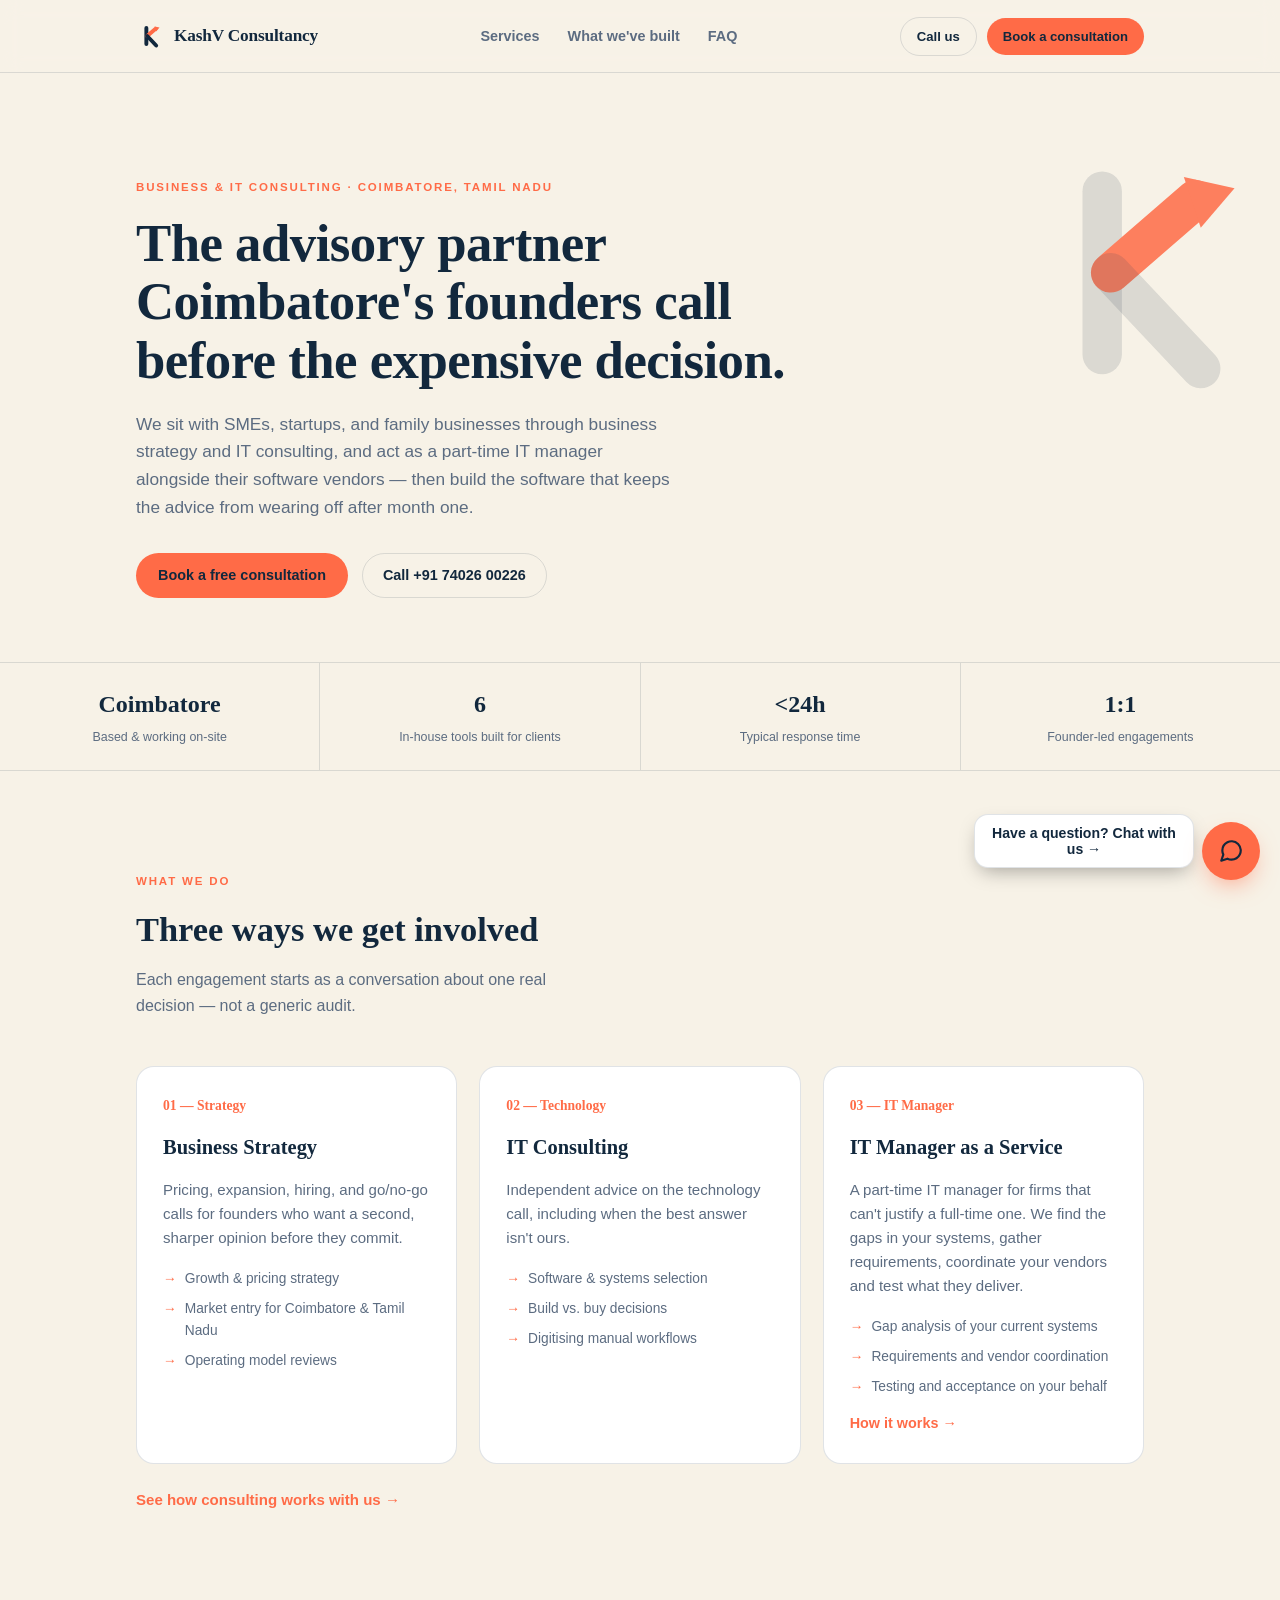
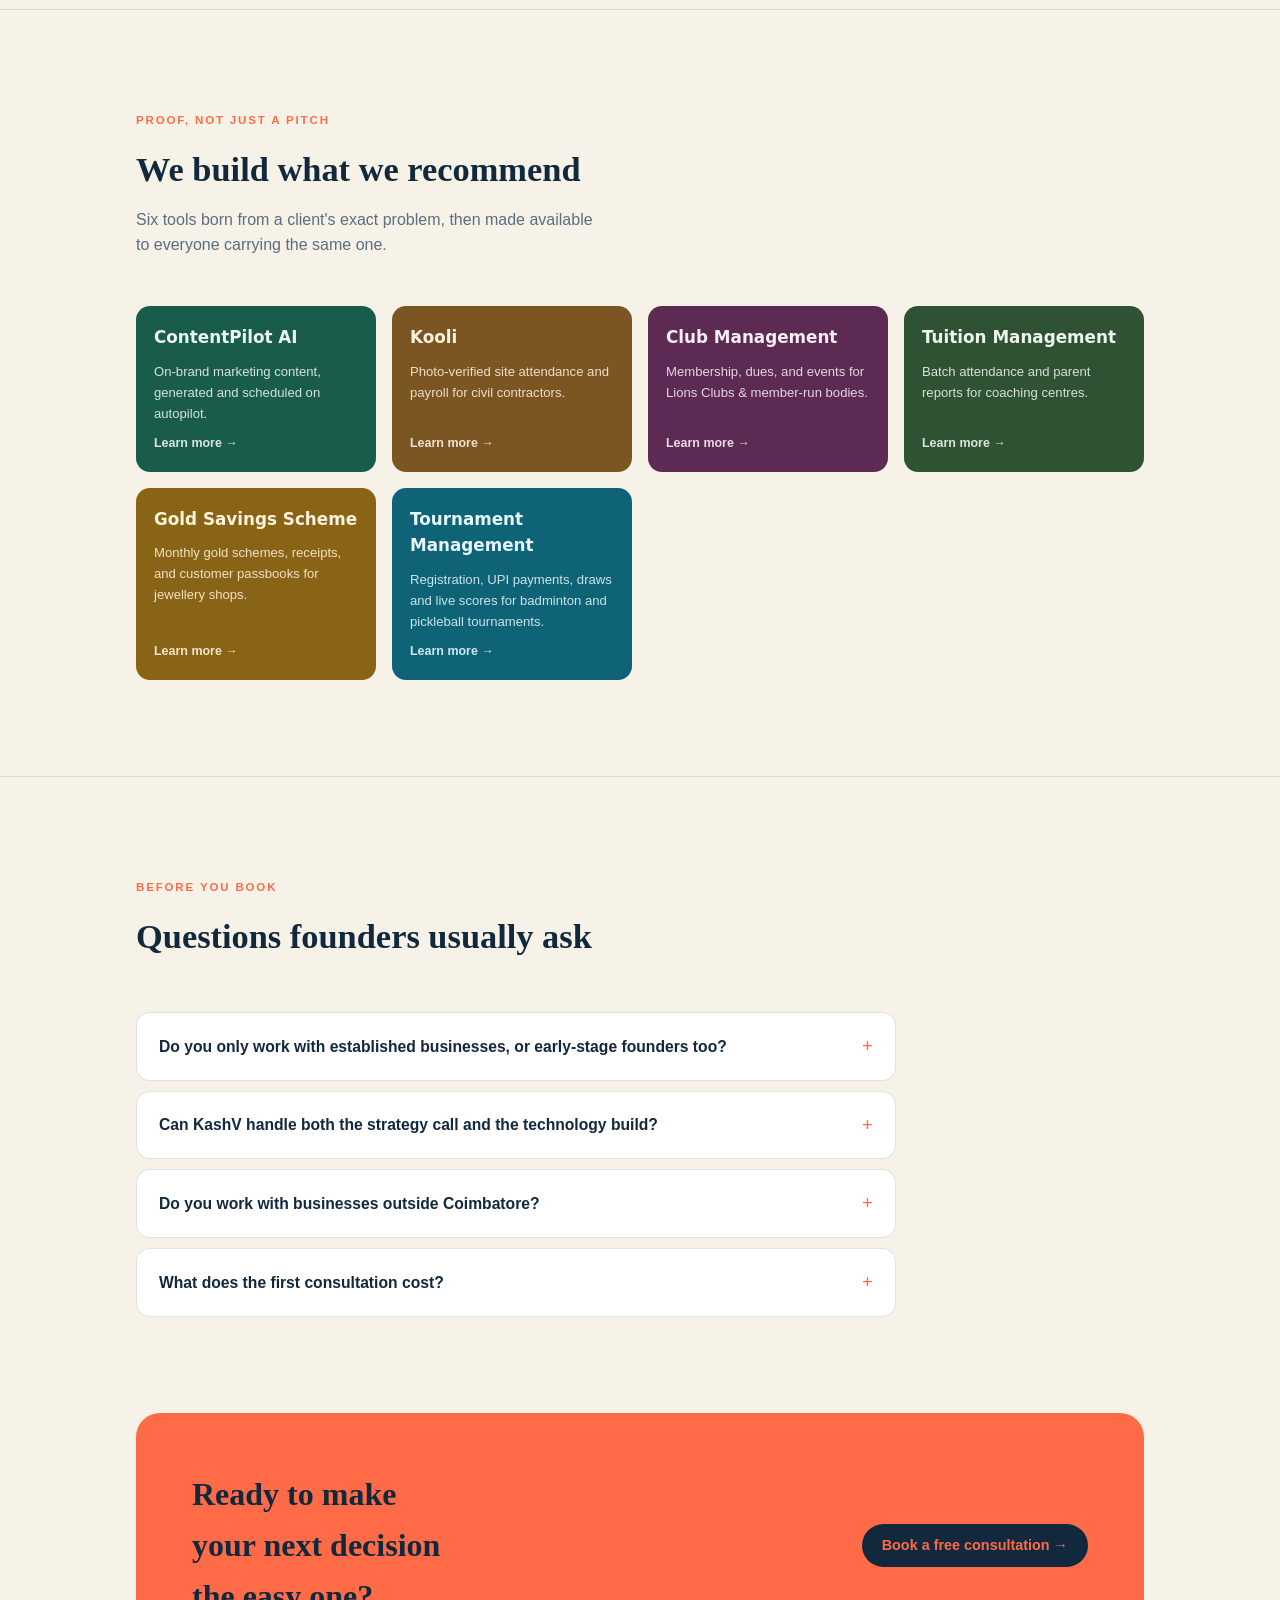
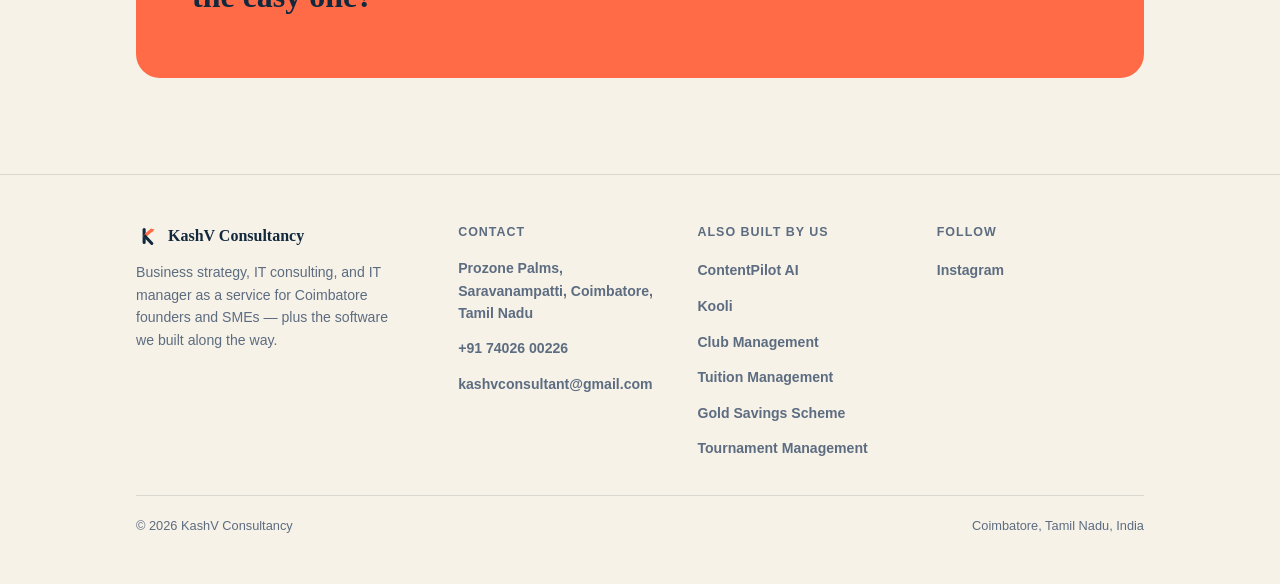
<file: index.html>
<!DOCTYPE html>
<html lang="en">
<head>
<meta charset="UTF-8">
<meta name="viewport" content="width=device-width, initial-scale=1">
<title>KashV Consultancy | Business &amp; IT Consulting in Coimbatore</title>
<meta name="description" content="KashV Consultancy advises Coimbatore founders and SMEs on business strategy, IT consulting, and IT manager as a service — then builds the software that makes the advice stick.">
<meta name="robots" content="index, follow">
<link rel="canonical" href="https://kashvconsultancy.com/">
<meta name="theme-color" content="#12283d">
<link rel="icon" type="image/svg+xml" href="data:image/svg+xml,%3Csvg xmlns='http://www.w3.org/2000/svg' viewBox='0 0 100 100'%3E%3Crect width='100' height='100' rx='20' fill='%2312283d'/%3E%3Crect x='30' y='14' width='14' height='72' rx='7' fill='%23f7f2e7'/%3E%3Cpath d='M40 50 L70 24' stroke='%23ff6b47' stroke-width='14' stroke-linecap='round' fill='none'/%3E%3Cpolygon points='66,16 84,20 72,34' fill='%23ff6b47'/%3E%3Cpath d='M40 50 L72 84' stroke='%23f7f2e7' stroke-width='14' stroke-linecap='round' fill='none'/%3E%3C/svg%3E">

<meta property="og:type" content="website">
<meta property="og:url" content="https://kashvconsultancy.com/">
<meta property="og:site_name" content="KashV Consultancy">
<meta property="og:title" content="KashV Consultancy | Business & IT Consulting in Coimbatore">
<meta property="og:description" content="Hands-on business strategy, IT consulting, and IT manager as a service for Coimbatore SMEs — plus the software we built to make the advice stick.">
<meta property="og:image" content="https://kashvconsultancy.com/og-image.png">
<meta property="og:locale" content="en_IN">

<meta name="twitter:card" content="summary_large_image">
<meta name="twitter:title" content="KashV Consultancy | Business & IT Consulting in Coimbatore">
<meta name="twitter:description" content="Hands-on business strategy, IT consulting, and IT manager as a service for Coimbatore SMEs — plus the software we built to make the advice stick.">
<meta name="twitter:image" content="https://kashvconsultancy.com/og-image.png">

<script type="application/ld+json">
{
  "@context": "https://schema.org",
  "@type": "ProfessionalService",
  "name": "KashV Consultancy",
  "image": "https://kashvconsultancy.com/og-image.png",
  "url": "https://kashvconsultancy.com/",
  "email": "kashvconsultant@gmail.com",
  "telephone": "+917402600226",
  "description": "Business strategy, IT consulting, and IT manager as a service for founders and SMEs in Coimbatore.",
  "areaServed": { "@type": "City", "name": "Coimbatore" },
  "address": {
    "@type": "PostalAddress",
    "streetAddress": "Prozone Palms, Saravanampatti",
    "addressLocality": "Coimbatore",
    "addressRegion": "Tamil Nadu",
    "addressCountry": "IN"
  },
  "sameAs": ["https://www.instagram.com/kashvconsultant/"],
  "hasOfferCatalog": {
    "@type": "OfferCatalog",
    "name": "KashV Consultancy services and software",
    "itemListElement": [
      { "@type": "Offer", "itemOffered": { "@type": "Service", "name": "Business & IT Consulting", "url": "https://kashvconsultancy.com/consulting/" } },
      { "@type": "Offer", "itemOffered": { "@type": "Service", "name": "IT Manager as a Service", "url": "https://kashvconsultancy.com/it-manager-as-a-service/" } },
      { "@type": "Offer", "itemOffered": { "@type": "SoftwareApplication", "name": "ContentPilot AI", "applicationCategory": "BusinessApplication", "url": "https://kashvconsultancy.com/contentpilot-ai/" } },
      { "@type": "Offer", "itemOffered": { "@type": "SoftwareApplication", "name": "Kooli", "applicationCategory": "BusinessApplication", "url": "https://kashvconsultancy.com/kooli/" } },
      { "@type": "Offer", "itemOffered": { "@type": "SoftwareApplication", "name": "Club Management", "applicationCategory": "BusinessApplication", "url": "https://kashvconsultancy.com/club-management/" } },
      { "@type": "Offer", "itemOffered": { "@type": "SoftwareApplication", "name": "Tuition Management", "applicationCategory": "BusinessApplication", "url": "https://kashvconsultancy.com/tuition-management/" } },
      { "@type": "Offer", "itemOffered": { "@type": "SoftwareApplication", "name": "Gold Savings Scheme", "applicationCategory": "BusinessApplication", "url": "https://kashvconsultancy.com/gold-scheme/" } },
      { "@type": "Offer", "itemOffered": { "@type": "SoftwareApplication", "name": "Tournament Management", "applicationCategory": "BusinessApplication", "url": "https://kashvconsultancy.com/tournament-management/" } }
    ]
  }
}
</script>
<!-- TODO once available: add "postalCode" to the address above (Saravanampatti's PIN,
     e.g. 641035 — confirm the exact one for this building before adding it, a wrong
     PIN hurts NAP matching more than a missing one), and set up a matching Google
     Business Profile using this exact name/address/phone so Maps and this JSON-LD agree. -->

<link rel="stylesheet" href="/chatbot.css">

<style>
  /* Dark is the brand's native ground: every existing KashV poster is navy-on-cream, so the
     bare :root below carries the dark palette as the default, and the cream (their own
     secondary brand colour) becomes the explicit light variant further down. */
  :root {
    --bg: #12283d;
    --bg-elevated: #1c3a5c;
    --ink: #f7f2e7;
    --ink-muted: #93a5bc;
    --rule: rgba(247, 242, 231, 0.14);
    --accent: #ff6b47;
    --accent-ink: #12283d;

    --consulting: #274a76;
    --contentpilot: #1a5c4c;
    --contentpilot-ink: #eef6f1;
    --kooli: #7c5622;
    --kooli-ink: #fbf1e2;
    --club: #5c2a52;
    --club-ink: #f9eef5;
    --tuition: #2f5233;
    --tuition-ink: #eef6ee;
    --gold: #8a6416;
    --gold-ink: #fdf3dc;
    --tournament: #0e6377;
    --tournament-ink: #e6f6fa;

    --font-display: ui-rounded, "SF Pro Rounded", "Segoe UI Variable Rounded", "Segoe UI", system-ui, sans-serif;
    --font-serif: Georgia, "Iowan Old Style", "Palatino Linotype", serif;
    --font-body: -apple-system, "Segoe UI", Roboto, "Helvetica Neue", Arial, sans-serif;
  }

  @media (prefers-color-scheme: light) {
    :root:not([data-theme="dark"]) {
      --bg: #f7f2e7;
      --bg-elevated: #ffffff;
      --ink: #12283d;
      --ink-muted: #5c6c81;
      --rule: rgba(18, 40, 61, 0.13);
    }
  }
  :root[data-theme="light"] {
    --bg: #f7f2e7; --bg-elevated: #ffffff; --ink: #12283d; --ink-muted: #5c6c81; --rule: rgba(18, 40, 61, 0.13);
  }
  :root[data-theme="dark"] {
    --bg: #12283d; --bg-elevated: #1c3a5c; --ink: #f7f2e7; --ink-muted: #93a5bc; --rule: rgba(247, 242, 231, 0.14);
  }

  * { box-sizing: border-box; }

  body {
    margin: 0;
    background: var(--bg);
    color: var(--ink);
    font-family: var(--font-body);
    font-size: 16px;
    line-height: 1.6;
    -webkit-font-smoothing: antialiased;
  }

  a { color: inherit; }
  a:focus-visible, button:focus-visible, summary:focus-visible { outline: 2px solid var(--accent); outline-offset: 3px; }

  .eyebrow {
    display: inline-block;
    font-size: 0.72rem;
    font-weight: 700;
    letter-spacing: 0.16em;
    text-transform: uppercase;
    color: var(--accent);
  }

  h1, h2, h3 {
    font-family: var(--font-serif);
    font-weight: 700;
    text-wrap: balance;
    margin: 0;
  }
  .product-voice { font-family: var(--font-display); font-weight: 800; }

  .wrap { max-width: 1120px; margin: 0 auto; padding: 0 clamp(20px, 5vw, 56px); }

  /* ---------- nav ---------- */
  .site-nav {
    position: sticky; top: 0; z-index: 20;
    background: color-mix(in srgb, var(--bg) 88%, transparent);
    backdrop-filter: blur(10px);
    border-bottom: 1px solid var(--rule);
  }
  .site-nav .wrap { display: flex; align-items: center; justify-content: space-between; gap: 24px; height: 72px; }
  .brand { display: flex; align-items: center; gap: 10px; text-decoration: none; }
  .brand svg { width: 28px; height: 28px; flex: none; }
  .brand-word { font-family: var(--font-serif); font-weight: 700; font-size: 1.08rem; letter-spacing: -0.01em; white-space: nowrap; }
  .nav-links { display: flex; align-items: center; gap: clamp(16px, 3vw, 28px); list-style: none; margin: 0; padding: 0; }
  .nav-links a { text-decoration: none; font-size: 0.9rem; font-weight: 600; color: var(--ink-muted); transition: color 0.15s ease; }
  .nav-links a:hover { color: var(--ink); }
  .nav-ctas { display: flex; align-items: center; gap: 10px; }

  .btn {
    display: inline-flex; align-items: center; gap: 8px; border-radius: 999px;
    font-family: var(--font-body); font-weight: 700; font-size: 0.9rem;
    text-decoration: none; cursor: pointer; border: none; white-space: nowrap;
    transition: transform 0.15s ease, box-shadow 0.15s ease;
  }
  .btn:hover { transform: translateY(-1px); }
  .btn-primary { background: var(--accent); color: var(--accent-ink); padding: 11px 22px; }
  .btn-primary:hover { box-shadow: 0 10px 24px -10px color-mix(in srgb, var(--accent) 70%, transparent); }
  .btn-ghost { background: transparent; color: var(--ink); border: 1px solid var(--rule); padding: 10px 20px; }
  .btn-ghost:hover { border-color: var(--ink-muted); }
  .btn-sm { padding: 8px 16px; font-size: 0.82rem; }

  /* ---------- hero ---------- */
  .hero { position: relative; padding: clamp(52px, 9vw, 100px) 0 clamp(40px, 6vw, 64px); overflow: clip; }
  .hero-mark { position: absolute; right: clamp(-60px, 1vw, 0px); top: 10%; width: clamp(200px, 22vw, 320px); opacity: 0.85; pointer-events: none; }
  .hero-content { max-width: 700px; position: relative; }
  .hero .eyebrow { margin-bottom: 18px; }
  .hero h1 { font-size: clamp(2.1rem, 4.4vw, 3.3rem); line-height: 1.1; letter-spacing: -0.01em; }
  .hero p.lede { margin: 22px 0 0; max-width: 56ch; font-size: 1.08rem; color: var(--ink-muted); }
  .hero-actions { display: flex; flex-wrap: wrap; align-items: center; gap: 14px; margin-top: 32px; }

  .k-arrow-stroke { stroke-dasharray: 130; stroke-dashoffset: 130; animation: draw-arrow 1.1s 0.35s cubic-bezier(0.65,0,0.35,1) forwards; }
  @keyframes draw-arrow { to { stroke-dashoffset: 0; } }
  @media (prefers-reduced-motion: reduce) { .k-arrow-stroke { animation: none; stroke-dashoffset: 0; } }

  /* ---------- section shell (applied by JS only to populated sections, so an
     unrendered/hidden section never reserves empty space) ---------- */
  .section-block { padding: clamp(56px, 8vw, 96px) 0; }
  .section-block.tight { padding-top: 0; }
  .trust-bar.section-block { padding: 0; border-top: 1px solid var(--rule); border-bottom: 1px solid var(--rule); }
  .section-head { max-width: 640px; margin-bottom: clamp(32px, 5vw, 48px); }
  .section-head h2 { font-size: clamp(1.6rem, 3vw, 2.15rem); margin-top: 10px; }
  .section-head p { margin: 10px 0 0; color: var(--ink-muted); max-width: 52ch; }

  /* trust bar */
  .trust-grid { display: grid; grid-template-columns: repeat(4, 1fr); gap: 1px; background: var(--rule); }
  .trust-item { background: var(--bg); padding: 22px 20px; text-align: center; }
  .trust-item strong { display: block; font-family: var(--font-serif); font-size: 1.5rem; font-variant-numeric: tabular-nums; }
  .trust-item span { display: block; margin-top: 4px; font-size: 0.78rem; color: var(--ink-muted); }
  @media (max-width: 700px) { .trust-grid { grid-template-columns: repeat(2, 1fr); } }

  /* ---------- services ---------- */
  .services-grid { display: grid; grid-template-columns: repeat(3, 1fr); gap: 22px; }
  .service-card { border: 1px solid var(--rule); border-radius: 18px; padding: 28px 26px; background: var(--bg-elevated); display: flex; flex-direction: column; gap: 14px; }
  .service-card .num { font-family: var(--font-serif); font-size: 0.85rem; color: var(--accent); font-weight: 700; }
  .service-card h3 { font-size: 1.28rem; }
  .service-card p { margin: 0; color: var(--ink-muted); font-size: 0.94rem; }
  .service-card ul { list-style: none; margin: 4px 0 0; padding: 0; display: flex; flex-direction: column; gap: 8px; }
  .service-card li { display: flex; gap: 8px; font-size: 0.86rem; color: var(--ink-muted); }
  .service-card li::before { content: "→"; color: var(--accent); flex: none; }
  @media (max-width: 860px) { .services-grid { grid-template-columns: 1fr; } }

  /* ---------- proof strip (software) ---------- */
  .proof.section-block { border-top: 1px solid var(--rule); }
  .proof-grid { display: grid; grid-template-columns: repeat(auto-fit, minmax(200px, 1fr)); gap: 16px; }
  .proof-card { border-radius: 14px; padding: 18px; display: flex; flex-direction: column; gap: 10px; text-decoration: none; min-height: 150px; }
  .proof-card[data-tone="contentpilot"] { background: var(--contentpilot); color: var(--contentpilot-ink); }
  .proof-card[data-tone="kooli"] { background: var(--kooli); color: var(--kooli-ink); }
  .proof-card[data-tone="club"] { background: var(--club); color: var(--club-ink); }
  .proof-card[data-tone="tuition"] { background: var(--tuition); color: var(--tuition-ink); }
  .proof-card[data-tone="gold"] { background: var(--gold); color: var(--gold-ink); }
  .proof-card[data-tone="tournament"] { background: var(--tournament); color: var(--tournament-ink); }
  .proof-card .product-voice { font-size: 1.05rem; }
  .proof-card p { margin: 0; font-size: 0.82rem; opacity: 0.88; }
  .proof-card .go { margin-top: auto; font-size: 0.78rem; font-weight: 700; opacity: 0.9; }
  .service-card .card-link { margin-top: auto; font-weight: 700; font-size: 0.9rem; color: var(--accent); text-decoration: none; }
  .service-card .card-link:hover { text-decoration: underline; }
  .section-link { display: inline-block; margin-top: 24px; font-weight: 700; font-size: 0.94rem; color: var(--accent); text-decoration: none; }
  .section-link:hover { text-decoration: underline; }

  /* ---------- testimonials ---------- */
  .sample-tag { display: inline-block; font-size: 0.72rem; font-weight: 700; letter-spacing: 0.06em; text-transform: uppercase; color: var(--ink-muted); border: 1px dashed var(--rule); border-radius: 999px; padding: 3px 10px; margin-top: 10px; }
  .testi-grid { display: grid; grid-template-columns: repeat(3, 1fr); gap: 20px; }
  .testi-card { border-radius: 16px; background: var(--bg-elevated); border: 1px solid var(--rule); padding: 24px; display: flex; flex-direction: column; gap: 16px; }
  .testi-card blockquote { margin: 0; font-family: var(--font-serif); font-size: 1.08rem; line-height: 1.45; }
  .testi-card footer { font-size: 0.82rem; color: var(--ink-muted); font-style: normal; }
  @media (max-width: 860px) { .testi-grid { grid-template-columns: 1fr; } }

  /* ---------- faq ---------- */
  .faq.section-block { border-top: 1px solid var(--rule); }
  .faq-list { display: flex; flex-direction: column; gap: 10px; max-width: 760px; }
  .faq-item { border: 1px solid var(--rule); border-radius: 14px; background: var(--bg-elevated); overflow: hidden; }
  .faq-item summary { cursor: pointer; list-style: none; padding: 18px 22px; font-weight: 700; display: flex; align-items: center; justify-content: space-between; gap: 16px; font-size: 0.98rem; }
  .faq-item summary::-webkit-details-marker { display: none; }
  .faq-item summary .plus { color: var(--accent); font-family: var(--font-serif); font-size: 1.2rem; flex: none; }
  .faq-item[open] summary .plus { transform: rotate(45deg); }
  .faq-item p { margin: 0; padding: 0 22px 20px; color: var(--ink-muted); font-size: 0.92rem; max-width: 62ch; }

  /* ---------- final cta ---------- */
  .final-cta.section-block { padding-top: 0; }
  .final-cta-inner { padding: clamp(36px, 6vw, 56px); border-radius: 24px; background: var(--accent); display: flex; align-items: center; justify-content: space-between; gap: 24px; flex-wrap: wrap; }
  .final-cta-inner h2 { color: var(--accent-ink); font-size: clamp(1.5rem, 3vw, 2rem); max-width: 20ch; }
  .final-cta-inner .btn-ghost { background: var(--accent-ink); color: var(--accent); border: none; }

  /* ---------- footer ---------- */
  footer.site-footer { border-top: 1px solid var(--rule); padding: 48px 0 calc(48px + env(safe-area-inset-bottom, 0px)); }
  .footer-grid { display: grid; grid-template-columns: 1.4fr 1fr 1fr 1fr; gap: 32px; }
  .footer-brand { display: flex; align-items: center; gap: 10px; margin-bottom: 12px; }
  .footer-brand svg { width: 22px; height: 22px; }
  .footer-brand span { font-family: var(--font-serif); font-weight: 700; font-size: 1rem; }
  .footer-col h4 { font-family: var(--font-body); font-size: 0.78rem; font-weight: 700; letter-spacing: 0.08em; text-transform: uppercase; color: var(--ink-muted); margin: 0 0 14px; }
  .footer-col ul { list-style: none; margin: 0; padding: 0; display: flex; flex-direction: column; gap: 10px; }
  .footer-col a, .footer-col address { text-decoration: none; font-size: 0.88rem; color: var(--ink-muted); font-style: normal; font-weight: 600; }
  .footer-col a:hover { color: var(--ink); }
  .footer-note { color: var(--ink-muted); font-size: 0.88rem; max-width: 34ch; margin-top: 12px; }
  .footer-meta { margin-top: 34px; padding-top: 20px; border-top: 1px solid var(--rule); display: flex; flex-wrap: wrap; justify-content: space-between; gap: 10px; font-size: 0.8rem; color: var(--ink-muted); }
  @media (max-width: 860px) { .footer-grid { grid-template-columns: 1fr 1fr; } }
  @media (max-width: 500px) { .footer-grid { grid-template-columns: 1fr; } }

  /* ---------- mobile sticky cta ---------- */
  .mobile-cta {
    display: none; position: fixed; left: 0; right: 0; bottom: 0; z-index: 40;
    padding: 10px 16px calc(10px + env(safe-area-inset-bottom, 0px));
    background: color-mix(in srgb, var(--bg) 92%, transparent);
    backdrop-filter: blur(10px); border-top: 1px solid var(--rule); gap: 10px;
  }
  .mobile-cta .btn { flex: 1; justify-content: center; }
  @media (max-width: 640px) { .mobile-cta { display: flex; } body { padding-bottom: 64px; } .nav-ctas { display: none; } }

  @media (max-width: 860px) { .nav-links { display: none; } }

  .k-logo-svg { width: 100%; height: 100%; }

  /* ---------- lead form modal ---------- */
  .lead-overlay {
    position: fixed; inset: 0; z-index: 100;
    background: color-mix(in srgb, #000 62%, transparent);
    display: flex; align-items: center; justify-content: center;
    padding: 20px;
  }
  .lead-overlay[hidden] { display: none; }
  .lead-modal {
    width: 100%; max-width: 440px; max-height: 90vh; overflow-y: auto;
    background: var(--bg-elevated); color: var(--ink);
    border-radius: 20px; border: 1px solid var(--rule);
    padding: clamp(24px, 5vw, 32px);
    position: relative;
  }
  .lead-close {
    position: absolute; top: 16px; right: 16px;
    width: 32px; height: 32px; border-radius: 999px; border: 1px solid var(--rule);
    background: transparent; color: var(--ink); font-size: 1rem; cursor: pointer;
    display: flex; align-items: center; justify-content: center;
  }
  .lead-close:hover { border-color: var(--ink-muted); }
  .lead-modal h2 { font-size: 1.4rem; padding-right: 30px; }
  .lead-modal .lede { margin: 8px 0 0; color: var(--ink-muted); font-size: 0.92rem; }
  .lead-form { margin-top: 22px; display: flex; flex-direction: column; gap: 14px; }
  .lead-field { display: flex; flex-direction: column; gap: 6px; }
  .lead-field label { font-size: 0.82rem; font-weight: 700; color: var(--ink-muted); }
  .lead-field input, .lead-field select {
    font: inherit; font-size: 0.96rem; color: var(--ink); background: var(--bg);
    border: 1px solid var(--rule); border-radius: 10px; padding: 11px 13px;
  }
  .lead-field input:focus-visible, .lead-field select:focus-visible { outline: 2px solid var(--accent); outline-offset: 1px; }
  .lead-hp { position: absolute; left: -9999px; width: 1px; height: 1px; overflow: hidden; }
  .lead-submit { margin-top: 4px; width: 100%; justify-content: center; }
  .lead-submit[disabled] { opacity: 0.6; cursor: default; transform: none; }
  .lead-status { margin: 0; font-size: 0.88rem; min-height: 1.2em; }
  .lead-status[data-state="ok"] { color: var(--accent); }
  .lead-status[data-state="error"] { color: #ff8a75; }
</style>
</head>
<body>

<header class="site-nav">
  <div class="wrap">
    <a class="brand" href="#top" aria-label="KashV Consultancy home">
      <svg viewBox="0 0 100 100" aria-hidden="true">
        <rect x="30" y="14" width="14" height="72" rx="7" fill="var(--ink)"/>
        <path d="M40 50 L70 24" stroke="var(--accent)" stroke-width="14" stroke-linecap="round" fill="none"/>
        <polygon points="66,16 84,20 72,34" fill="var(--accent)"/>
        <path d="M40 50 L72 84" stroke="var(--ink)" stroke-width="14" stroke-linecap="round" fill="none"/>
      </svg>
      <span class="brand-word">KashV Consultancy</span>
    </a>
    <nav aria-label="Primary">
      <ul class="nav-links" id="nav-links"></ul>
    </nav>
    <div class="nav-ctas" id="nav-ctas"></div>
  </div>
</header>

<main id="top">
  <section class="hero">
    <div class="wrap">
      <svg class="hero-mark" viewBox="0 0 100 100" aria-hidden="true">
        <rect x="30" y="14" width="14" height="72" rx="7" fill="var(--ink)" opacity="0.14"/>
        <path class="k-arrow-stroke" d="M40 50 L70 24" stroke="var(--accent)" stroke-width="14" stroke-linecap="round" fill="none"/>
        <polygon points="66,16 84,20 72,34" fill="var(--accent)"/>
        <path d="M40 50 L72 84" stroke="var(--ink)" stroke-width="14" stroke-linecap="round" fill="none" opacity="0.14"/>
      </svg>
      <div class="hero-content" id="hero-content">
        <noscript>
          <span class="eyebrow">KashV Consultancy · Coimbatore</span>
          <h1>Business &amp; IT Consulting in Coimbatore, Tamil Nadu.</h1>
          <p class="lede">Enable JavaScript to see the full page, or email kashvconsultant@gmail.com.</p>
        </noscript>
      </div>
    </div>
  </section>

  <div id="section-mount"></div>
</main>

<footer class="site-footer">
  <div class="wrap">
    <div class="footer-grid">
      <div>
        <div class="footer-brand">
          <svg viewBox="0 0 100 100" aria-hidden="true">
            <rect x="30" y="14" width="14" height="72" rx="7" fill="var(--ink)"/>
            <path d="M40 50 L70 24" stroke="var(--accent)" stroke-width="14" stroke-linecap="round" fill="none"/>
            <polygon points="66,16 84,20 72,34" fill="var(--accent)"/>
            <path d="M40 50 L72 84" stroke="var(--ink)" stroke-width="14" stroke-linecap="round" fill="none"/>
          </svg>
          <span>KashV Consultancy</span>
        </div>
        <p class="footer-note">Business strategy, IT consulting, and IT manager as a service for Coimbatore founders and SMEs — plus the software we built along the way.</p>
      </div>
      <div class="footer-col">
        <h4>Contact</h4>
        <ul id="footer-contact"></ul>
      </div>
      <div class="footer-col">
        <h4>Also built by us</h4>
        <ul id="footer-sister"></ul>
      </div>
      <div class="footer-col">
        <h4>Follow</h4>
        <ul id="footer-social"></ul>
      </div>
    </div>
    <div class="footer-meta">
      <span>© 2026 KashV Consultancy</span>
      <span>Coimbatore, Tamil Nadu, India</span>
    </div>
  </div>
</footer>

<div class="mobile-cta" id="mobile-cta"></div>

<div class="lead-overlay" id="lead-overlay" hidden>
  <div class="lead-modal" role="dialog" aria-modal="true" aria-labelledby="lead-form-heading">
    <button type="button" class="lead-close" id="lead-close" aria-label="Close">✕</button>
    <h2 id="lead-form-heading"></h2>
    <p class="lede" id="lead-form-sub"></p>
    <form class="lead-form" id="lead-form" novalidate>
      <div class="lead-field">
        <label id="lead-name-label" for="lead-name"></label>
        <input type="text" id="lead-name" name="name" required autocomplete="name">
      </div>
      <div class="lead-field">
        <label id="lead-company-label" for="lead-company"></label>
        <input type="text" id="lead-company" name="company" autocomplete="organization">
      </div>
      <div class="lead-field">
        <label id="lead-phone-label" for="lead-phone"></label>
        <input type="tel" id="lead-phone" name="phone" required autocomplete="tel">
      </div>
      <div class="lead-field">
        <label id="lead-service-label" for="lead-service"></label>
        <select id="lead-service" name="service" required></select>
      </div>
      <div class="lead-hp" aria-hidden="true">
        <label for="lead-website">Website</label>
        <input type="text" id="lead-website" name="website" tabindex="-1" autocomplete="off">
      </div>
      <button type="submit" class="btn btn-primary lead-submit" id="lead-submit"></button>
      <p class="lead-status" id="lead-status" role="status" aria-live="polite"></p>
    </form>
  </div>
</div>

<script src="/chatbot.js" defer></script>
<script>
(function () {
  // Every visible bit of copy on this page comes from content.json, fetched at
  // load time. Editing wording is editing that JSON file — never this markup —
  // then redeploying (`vercel deploy --prod --yes`). Each optional section has a
  // "visible" flag in content.json; setting it to false skips that section's
  // builder entirely below, so it's never inserted into the DOM (no empty gap),
  // and whatever comes next simply follows immediately.

  function el(tag, attrs, children) {
    var node = document.createElement(tag);
    for (var key in (attrs || {})) {
      if (key === "text") node.textContent = attrs[key];
      else if (key === "html") node.innerHTML = attrs[key];
      else node.setAttribute(key, attrs[key]);
    }
    (children || []).forEach(function (child) {
      if (child) node.appendChild(child);
    });
    return node;
  }

  var API_BASE = "https://kashv-links.vercel.app/api/leads";

  function buildLeadForm(content) {
    var d = content.leadForm;
    if (!d) return;

    document.getElementById("lead-form-heading").textContent = d.heading;
    document.getElementById("lead-form-sub").textContent = d.subheading;
    document.getElementById("lead-name-label").textContent = d.fields.name;
    document.getElementById("lead-company-label").textContent = d.fields.company;
    document.getElementById("lead-phone-label").textContent = d.fields.phone;
    document.getElementById("lead-service-label").textContent = d.serviceLabel;
    document.getElementById("lead-submit").textContent = d.submitLabel;

    var select = document.getElementById("lead-service");
    select.appendChild(el("option", { value: "", text: d.servicePlaceholder }));
    d.serviceOptions.forEach(function (opt) {
      select.appendChild(el("option", { value: opt.value, text: opt.label }));
    });

    var overlay = document.getElementById("lead-overlay");
    var form = document.getElementById("lead-form");
    var status = document.getElementById("lead-status");
    var submitBtn = document.getElementById("lead-submit");
    var lastFocused = null;

    function openLeadForm(serviceValue) {
      lastFocused = document.activeElement;
      status.textContent = "";
      status.removeAttribute("data-state");
      form.reset();
      if (serviceValue) select.value = serviceValue;
      overlay.hidden = false;
      document.getElementById("lead-name").focus();
      document.addEventListener("keydown", onKeydown);
    }

    function closeLeadForm() {
      overlay.hidden = true;
      document.removeEventListener("keydown", onKeydown);
      if (lastFocused && lastFocused.focus) lastFocused.focus();
    }

    function onKeydown(e) {
      if (e.key === "Escape") closeLeadForm();
    }

    document.addEventListener("click", function (e) {
      var trigger = e.target.closest("[data-open-form]");
      if (trigger) {
        e.preventDefault();
        openLeadForm(trigger.getAttribute("data-open-form") || null);
      }
    });

    document.getElementById("lead-close").addEventListener("click", closeLeadForm);
    overlay.addEventListener("click", function (e) {
      if (e.target === overlay) closeLeadForm();
    });

    form.addEventListener("submit", function (e) {
      e.preventDefault();

      var payload = {
        name: document.getElementById("lead-name").value.trim(),
        company: document.getElementById("lead-company").value.trim(),
        phone: document.getElementById("lead-phone").value.trim(),
        service: select.value,
        website: document.getElementById("lead-website").value
      };

      if (!payload.name || !payload.phone || !payload.service) {
        status.textContent = d.errorMessage;
        status.setAttribute("data-state", "error");
        return;
      }

      submitBtn.disabled = true;
      submitBtn.textContent = d.submittingLabel;
      status.textContent = "";
      status.removeAttribute("data-state");

      fetch(API_BASE, {
        method: "POST",
        headers: { "Content-Type": "application/json" },
        body: JSON.stringify(payload)
      })
        .then(function (res) {
          if (!res.ok) throw new Error("Request failed");
          return res.json();
        })
        .then(function () {
          status.textContent = d.successMessage;
          status.setAttribute("data-state", "ok");
          form.reset();
          setTimeout(closeLeadForm, 1800);
        })
        .catch(function () {
          status.textContent = d.errorMessage;
          status.setAttribute("data-state", "error");
        })
        .finally(function () {
          submitBtn.disabled = false;
          submitBtn.textContent = d.submitLabel;
        });
    });
  }

  function buildNav(content) {
    var navMap = [
      { key: "services", href: "#services", label: "Services" },
      { key: "proof", href: "#proof", label: "What we've built" },
      { key: "testimonials", href: "#testimonials", label: "Results" },
      { key: "faq", href: "#faq", label: "FAQ" }
    ];
    var navLinks = document.getElementById("nav-links");
    navMap.forEach(function (item) {
      var section = content[item.key];
      if (section && section.visible === false) return;
      navLinks.appendChild(el("li", {}, [el("a", { href: item.href, text: item.label })]));
    });

    var navCtas = document.getElementById("nav-ctas");
    navCtas.appendChild(el("a", { class: "btn btn-ghost btn-sm", href: content.hero.secondaryCtaHref, text: content.nav.callLabel }));
    navCtas.appendChild(el("a", { class: "btn btn-primary btn-sm", href: content.hero.primaryCtaHref, id: "book", "data-open-form": "", text: content.nav.bookLabel }));
  }

  function buildHero(content) {
    var h = content.hero;
    var wrap = document.getElementById("hero-content");
    wrap.appendChild(el("span", { class: "eyebrow", text: h.eyebrow }));
    wrap.appendChild(el("h1", { text: h.headline }));
    wrap.appendChild(el("p", { class: "lede", text: h.lede }));
    var actions = el("div", { class: "hero-actions" }, [
      el("a", { class: "btn btn-primary", href: h.primaryCtaHref, "data-open-form": "", text: h.primaryCtaLabel }),
      el("a", { class: "btn btn-ghost", href: h.secondaryCtaHref, text: h.secondaryCtaLabel })
    ]);
    wrap.appendChild(actions);
  }

  function buildTrustBar(content) {
    var d = content.trustBar;
    if (!d || d.visible === false) return null;
    var grid = el("div", { class: "trust-grid" });
    d.items.forEach(function (item) {
      grid.appendChild(el("div", { class: "trust-item" }, [
        el("strong", { text: item.value }),
        el("span", { text: item.label })
      ]));
    });
    return el("div", { class: "trust-bar section-block" }, [grid]);
  }

  function buildServices(content) {
    var d = content.services;
    if (!d || d.visible === false) return null;
    var grid = el("div", { class: "services-grid" });
    d.items.forEach(function (item) {
      var ul = el("ul");
      item.bullets.forEach(function (b) { ul.appendChild(el("li", { text: b })); });
      grid.appendChild(el("article", { class: "service-card" }, [
        el("span", { class: "num", text: item.number }),
        el("h3", { text: item.title }),
        el("p", { text: item.description }),
        ul,
        item.href ? el("a", { class: "card-link", href: item.href, text: item.linkLabel || "Learn more →" }) : null
      ]));
    });
    return el("section", { class: "services section-block", id: "services" }, [
      el("div", { class: "wrap" }, [
        el("div", { class: "section-head" }, [
          el("span", { class: "eyebrow", text: d.eyebrow }),
          el("h2", { text: d.heading }),
          el("p", { text: d.intro })
        ]),
        grid,
        d.linkHref ? el("a", { class: "section-link", href: d.linkHref, text: d.linkLabel }) : null
      ])
    ]);
  }

  function buildProof(content) {
    var d = content.proof;
    if (!d || d.visible === false) return null;
    var grid = el("div", { class: "proof-grid" });
    d.items.forEach(function (item) {
      grid.appendChild(el("a", { class: "proof-card", "data-tone": item.tone, href: item.pageHref }, [
        el("span", { class: "product-voice", text: item.name }),
        el("p", { text: item.description }),
        el("span", { class: "go", text: item.ctaLabel + " →" })
      ]));
    });
    return el("section", { class: "proof section-block", id: "proof" }, [
      el("div", { class: "wrap" }, [
        el("div", { class: "section-head" }, [
          el("span", { class: "eyebrow", text: d.eyebrow }),
          el("h2", { text: d.heading }),
          el("p", { text: d.intro })
        ]),
        grid
      ])
    ]);
  }

  function buildTestimonials(content) {
    var d = content.testimonials;
    if (!d || d.visible === false) return null;
    var grid = el("div", { class: "testi-grid" });
    d.items.forEach(function (item) {
      grid.appendChild(el("div", { class: "testi-card" }, [
        el("blockquote", { text: "“" + item.quote + "”" }),
        el("footer", { text: "— " + item.attribution + (item.sample ? " (sample)" : "") })
      ]));
    });
    var head = [
      el("span", { class: "eyebrow", text: d.eyebrow }),
      el("h2", { text: d.heading })
    ];
    if (d.items.some(function (i) { return i.sample; })) {
      head.push(el("div", {}, [el("span", { class: "sample-tag", text: d.sampleNote })]));
    }
    return el("section", { class: "testimonials section-block", id: "testimonials" }, [
      el("div", { class: "wrap" }, [
        el("div", { class: "section-head" }, head),
        grid
      ])
    ]);
  }

  function buildFaq(content) {
    var d = content.faq;
    if (!d || d.visible === false) return null;
    var list = el("div", { class: "faq-list" });
    d.items.forEach(function (item) {
      list.appendChild(el("details", { class: "faq-item" }, [
        el("summary", {}, [document.createTextNode(item.question), el("span", { class: "plus", text: "+" })]),
        el("p", { text: item.answer })
      ]));
    });
    return el("section", { class: "faq section-block", id: "faq" }, [
      el("div", { class: "wrap" }, [
        el("div", { class: "section-head" }, [
          el("span", { class: "eyebrow", text: d.eyebrow }),
          el("h2", { text: d.heading })
        ]),
        list
      ])
    ]);
  }

  function buildFinalCta(content) {
    var d = content.finalCta;
    if (!d || d.visible === false) return null;
    return el("section", { class: "final-cta section-block" }, [
      el("div", { class: "wrap" }, [
        el("div", { class: "final-cta-inner" }, [
          el("h2", { text: d.heading }),
          el("a", { class: "btn btn-ghost", href: d.href, "data-open-form": "", text: d.ctaLabel })
        ])
      ])
    ]);
  }

  function buildFooter(content) {
    var c = content.contact;
    var contact = document.getElementById("footer-contact");
    contact.appendChild(el("li", {}, [el("address", { text: c.addressLine })]));
    contact.appendChild(el("li", {}, [el("a", { href: c.phoneHref, text: c.phoneDisplay })]));
    contact.appendChild(el("li", {}, [el("a", { href: "mailto:" + c.email, text: c.email })]));

    var sister = document.getElementById("footer-sister");
    content.sisterProjects.forEach(function (item) {
      sister.appendChild(el("li", {}, [el("a", { href: item.pageHref, text: item.label })]));
    });

    var social = document.getElementById("footer-social");
    content.social.forEach(function (item) {
      social.appendChild(el("li", {}, [el("a", { href: item.href, target: "_blank", rel: "noopener", text: item.label })]));
    });
  }

  function buildMobileCta(content) {
    var h = content.hero;
    var bar = document.getElementById("mobile-cta");
    bar.appendChild(el("a", { class: "btn btn-ghost", href: h.secondaryCtaHref, text: content.nav.callLabel }));
    bar.appendChild(el("a", { class: "btn btn-primary", href: h.primaryCtaHref, "data-open-form": "", text: content.nav.bookLabel }));
  }

  fetch("./content.json", { cache: "no-store" })
    .then(function (res) { return res.json(); })
    .then(function (content) {
      buildNav(content);
      buildHero(content);

      var mount = document.getElementById("section-mount");
      [buildTrustBar, buildServices, buildProof, buildTestimonials, buildFaq, buildFinalCta]
        .map(function (fn) { return fn(content); })
        .forEach(function (node) { if (node) mount.appendChild(node); });

      buildFooter(content);
      buildMobileCta(content);
      buildLeadForm(content);
    })
    .catch(function (err) {
      document.getElementById("hero-content").innerHTML =
        '<span class="eyebrow">KashV Consultancy · Coimbatore</span>' +
        '<h1>Business &amp; IT Consulting in Coimbatore, Tamil Nadu.</h1>' +
        '<p class="lede">Trouble loading the page content — email kashvconsultant@gmail.com and we\'ll help directly.</p>';
      console.error("content.json failed to load:", err);
    });
})();
</script>
</body>
</html>
</file>
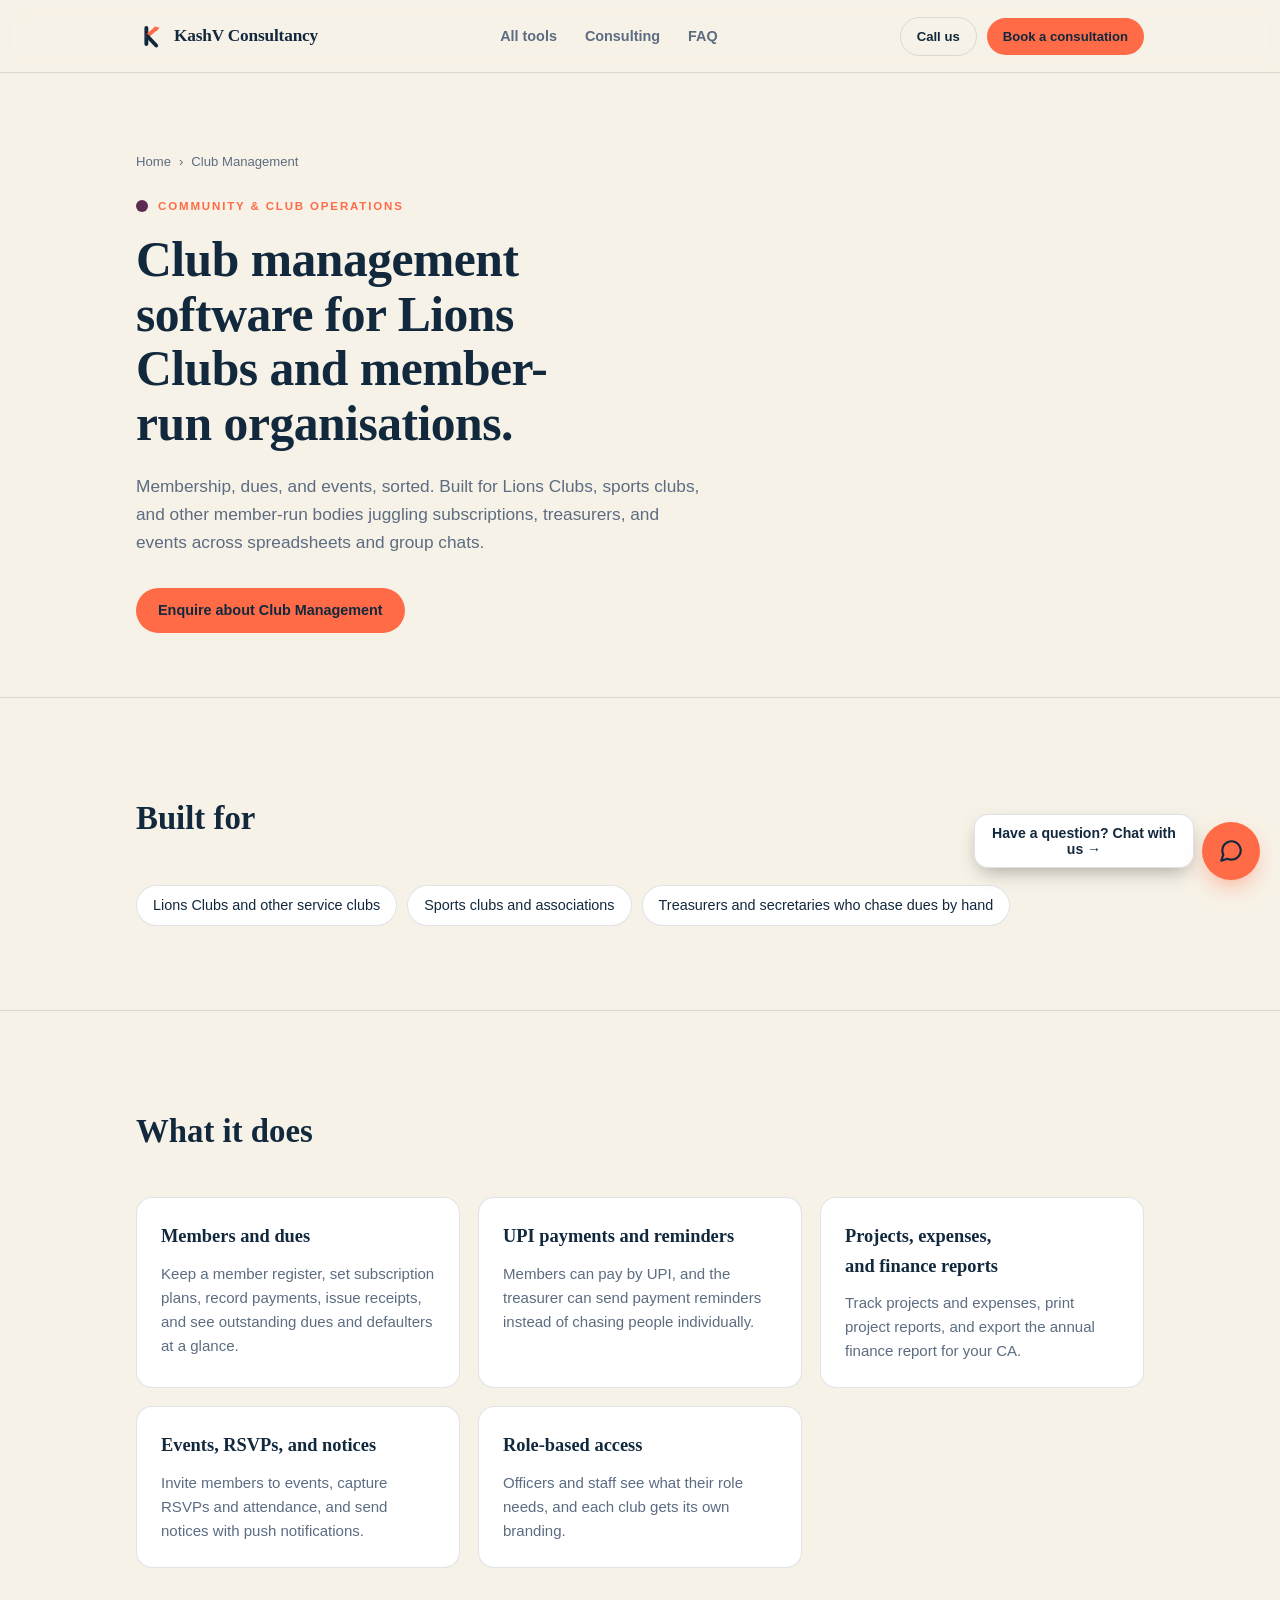
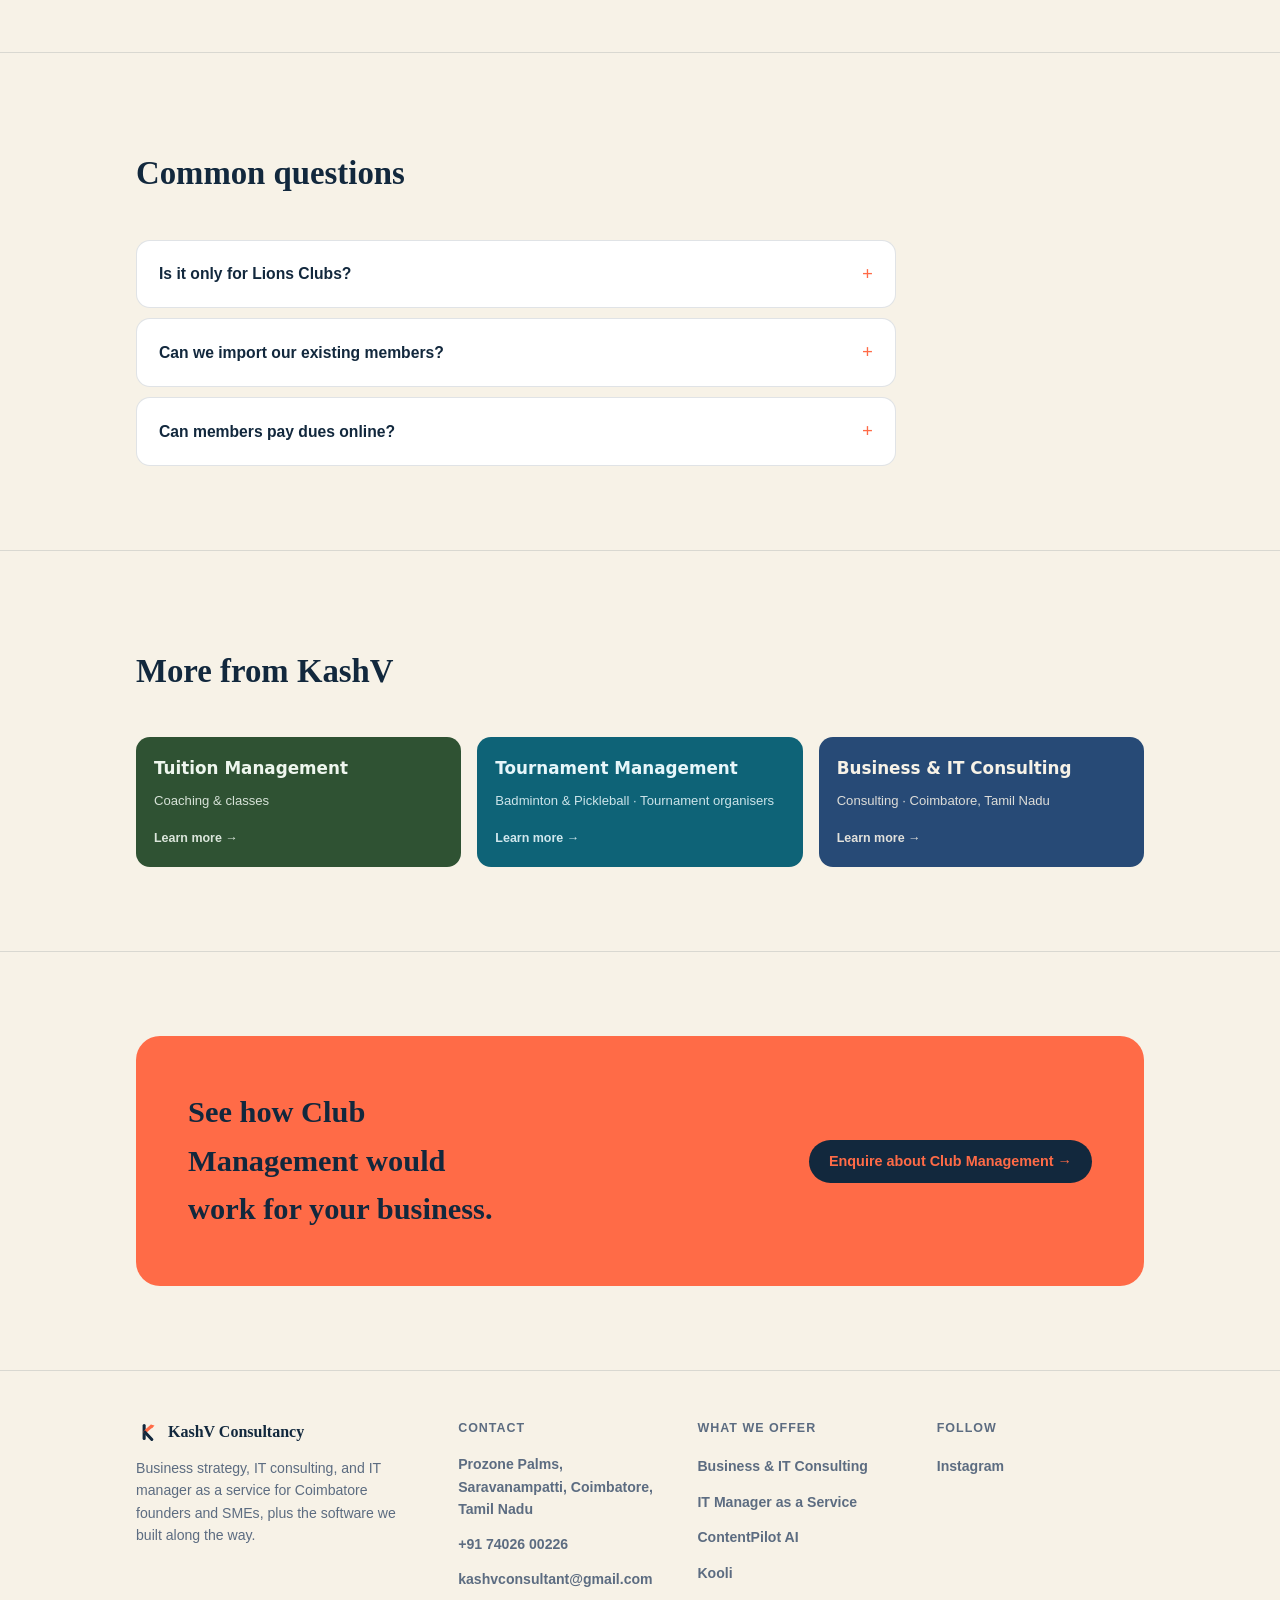
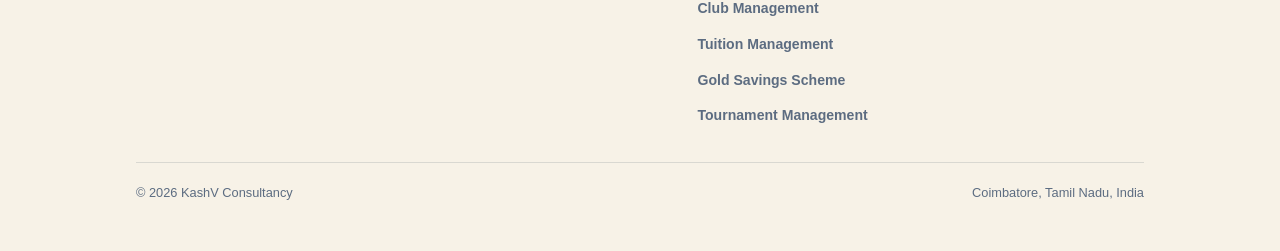
<file: club-management/index.html>
<!DOCTYPE html>
<html lang="en">
<head>
<meta charset="UTF-8">
<meta name="viewport" content="width=device-width, initial-scale=1">
<title>Club Management Software for Lions Clubs | KashV Consultancy</title>
<meta name="description" content="Manage members, dues, UPI payments, events, RSVPs and finance reports for Lions Clubs and member-run organisations. Built by KashV Consultancy, Coimbatore.">
<meta name="robots" content="index, follow">
<link rel="canonical" href="https://kashvconsultancy.com/club-management/">
<meta name="theme-color" content="#12283d">
<link rel="icon" type="image/svg+xml" href="data:image/svg+xml,%3Csvg xmlns='http://www.w3.org/2000/svg' viewBox='0 0 100 100'%3E%3Crect width='100' height='100' rx='20' fill='%2312283d'/%3E%3Crect x='30' y='14' width='14' height='72' rx='7' fill='%23f7f2e7'/%3E%3Cpath d='M40 50 L70 24' stroke='%23ff6b47' stroke-width='14' stroke-linecap='round' fill='none'/%3E%3Cpolygon points='66,16 84,20 72,34' fill='%23ff6b47'/%3E%3Cpath d='M40 50 L72 84' stroke='%23f7f2e7' stroke-width='14' stroke-linecap='round' fill='none'/%3E%3C/svg%3E">

<meta property="og:type" content="website">
<meta property="og:url" content="https://kashvconsultancy.com/club-management/">
<meta property="og:site_name" content="KashV Consultancy">
<meta property="og:title" content="Club Management Software for Lions Clubs | KashV Consultancy">
<meta property="og:description" content="Manage members, dues, UPI payments, events, RSVPs and finance reports for Lions Clubs and member-run organisations. Built by KashV Consultancy, Coimbatore.">
<meta property="og:image" content="https://kashvconsultancy.com/og-image.png">
<meta property="og:locale" content="en_IN">

<meta name="twitter:card" content="summary_large_image">
<meta name="twitter:title" content="Club Management Software for Lions Clubs | KashV Consultancy">
<meta name="twitter:description" content="Manage members, dues, UPI payments, events, RSVPs and finance reports for Lions Clubs and member-run organisations. Built by KashV Consultancy, Coimbatore.">
<meta name="twitter:image" content="https://kashvconsultancy.com/og-image.png">

<script type="application/ld+json">
{
  "@context": "https://schema.org",
  "@graph": [
    {
      "@type": "SoftwareApplication",
      "name": "Club Management",
      "description": "Manage members, dues, UPI payments, events, RSVPs and finance reports for Lions Clubs and member-run organisations. Built by KashV Consultancy, Coimbatore.",
      "url": "https://kashvconsultancy.com/club-management/",
      "applicationCategory": "BusinessApplication",
      "operatingSystem": "Web",
      "publisher": {
        "@type": "Organization",
        "name": "KashV Consultancy",
        "url": "https://kashvconsultancy.com/"
      }
    },
    {
      "@type": "BreadcrumbList",
      "itemListElement": [
        {
          "@type": "ListItem",
          "position": 1,
          "name": "Home",
          "item": "https://kashvconsultancy.com/"
        },
        {
          "@type": "ListItem",
          "position": 2,
          "name": "Club Management",
          "item": "https://kashvconsultancy.com/club-management/"
        }
      ]
    }
  ]
}
</script>

<link rel="stylesheet" href="/offering.css">
<link rel="stylesheet" href="/chatbot.css">
<script src="/chatbot.js" defer></script>
</head>
<body data-offering="club-management">
<!-- The visible page is built by /offering.js from content.json (offerings.club-management).
     The h1 and intro below are a no-JavaScript fallback for crawlers and readers. -->
<main id="app">
  <section class="hero">
    <div class="wrap">
      <p class="eyebrow">Community &amp; club operations</p>
      <h1>Club management software for Lions Clubs and member-run organisations.</h1>
      <p class="lede">Membership, dues, and events, sorted. Built for Lions Clubs, sports clubs, and other member-run bodies juggling subscriptions, treasurers, and events across spreadsheets and group chats.</p>
      <p><a href="/">KashV Consultancy</a> &middot; Prozone Palms, Saravanampatti, Coimbatore &middot; <a href="tel:+917402600226">+91 74026 00226</a></p>
    </div>
  </section>
</main>
<script src="/offering.js" defer></script>
</body>
</html>
</file>
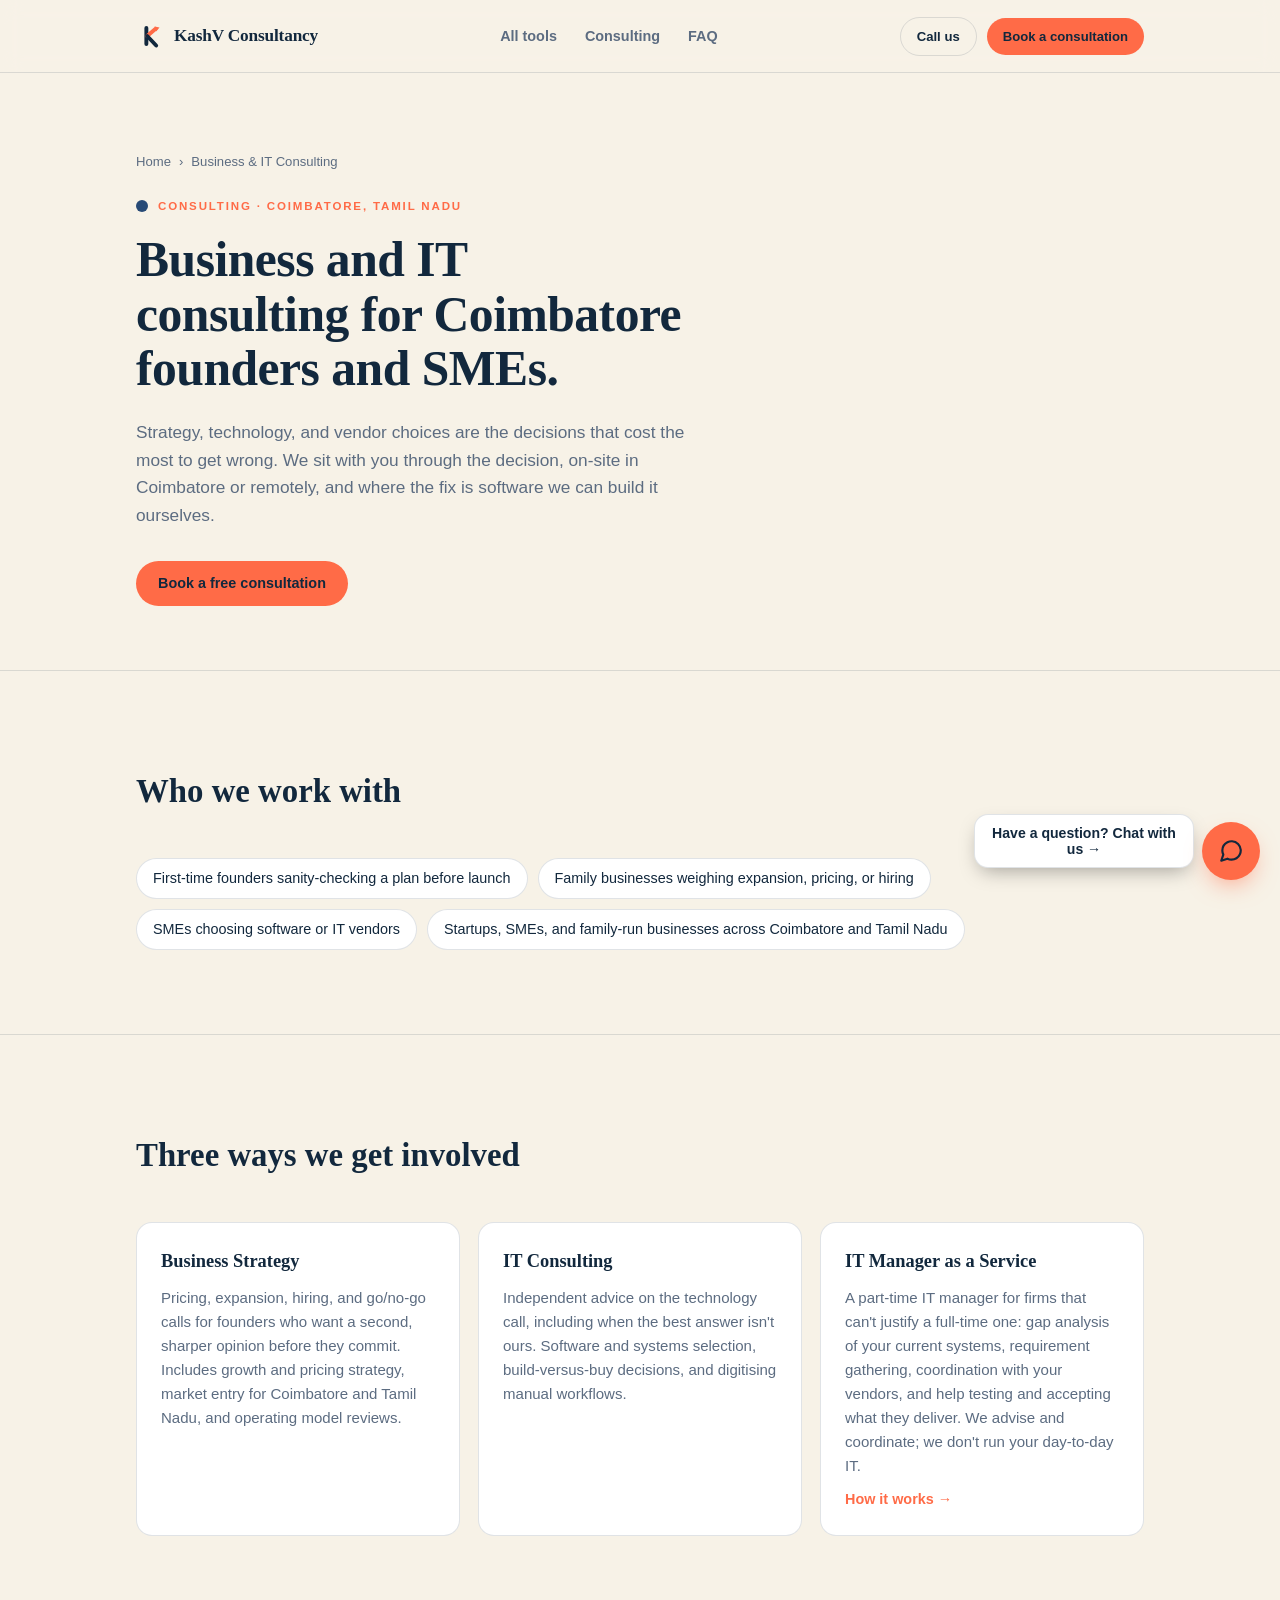
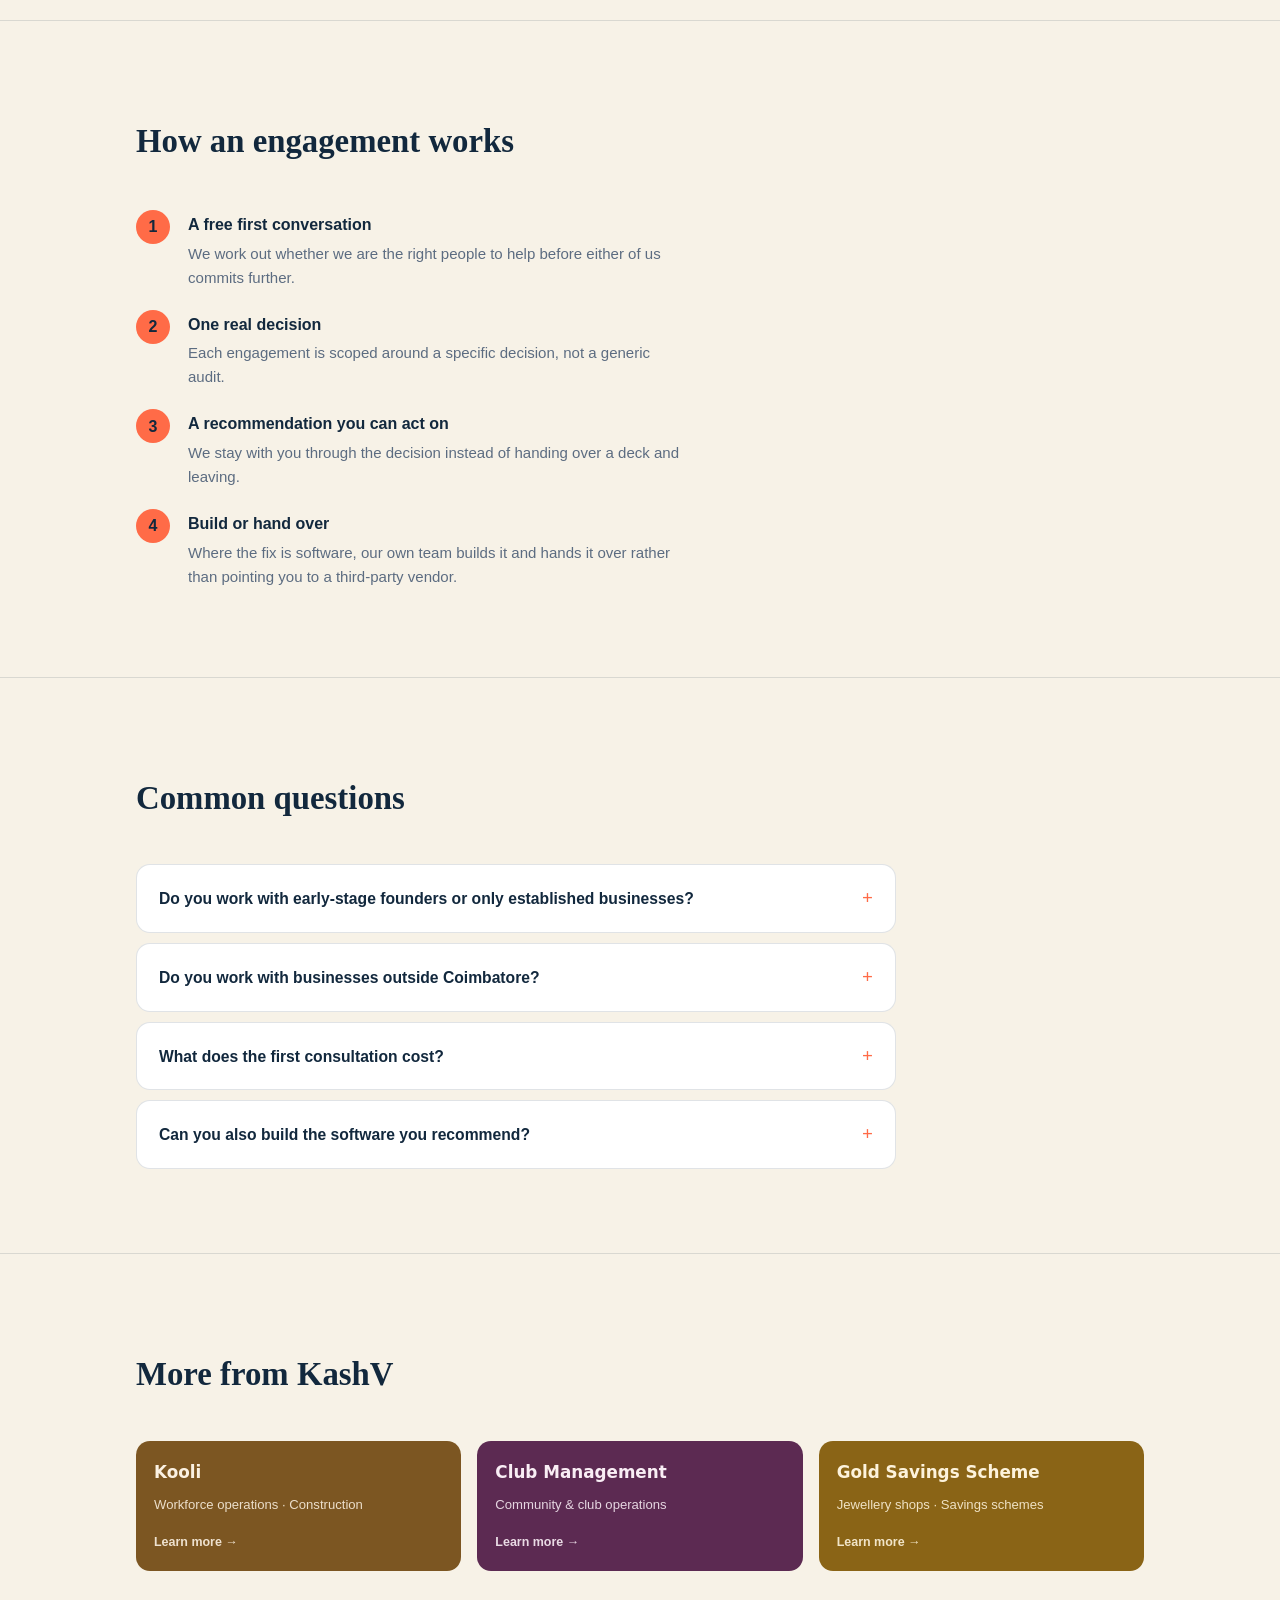
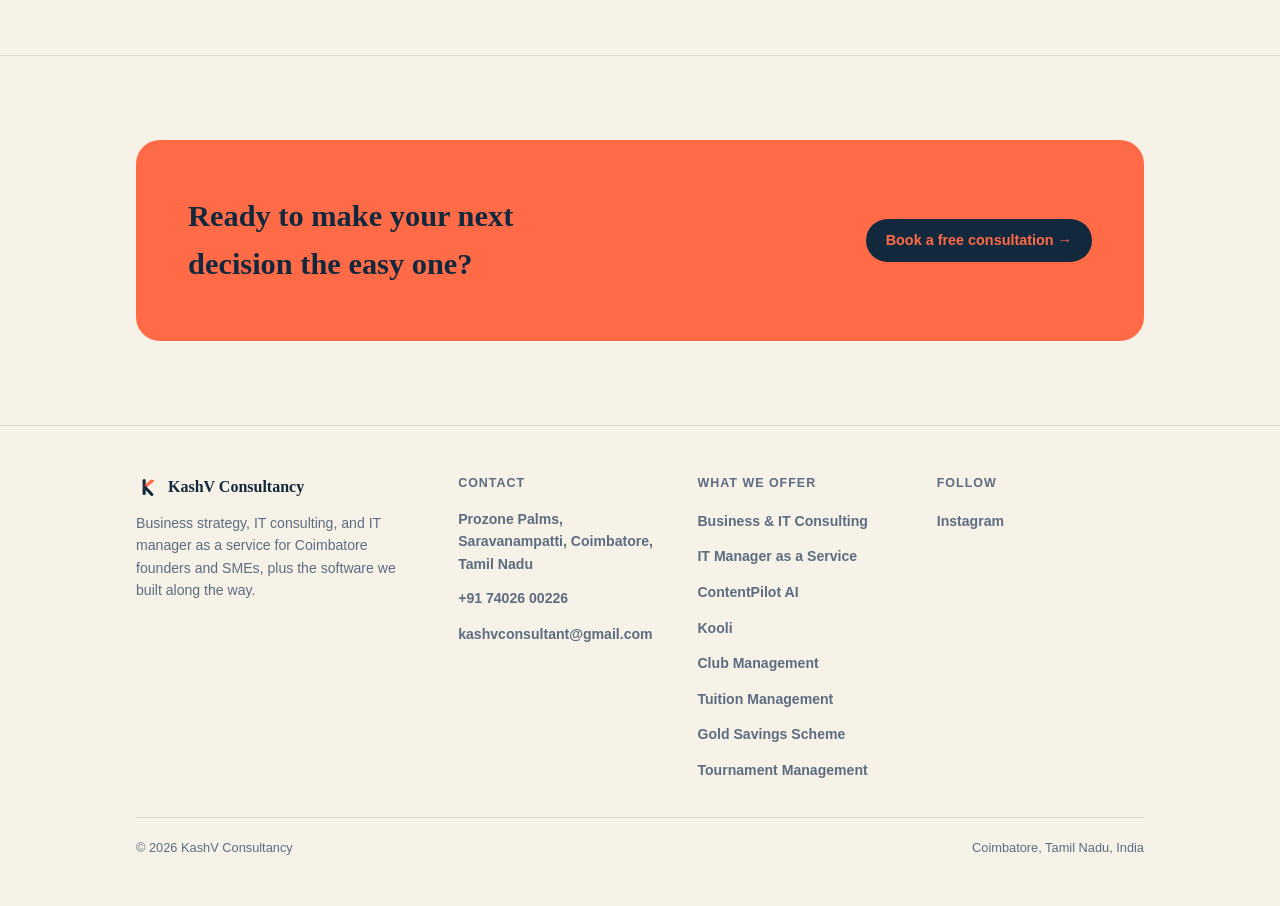
<file: consulting/index.html>
<!DOCTYPE html>
<html lang="en">
<head>
<meta charset="UTF-8">
<meta name="viewport" content="width=device-width, initial-scale=1">
<title>Business &amp; IT Consulting in Coimbatore | KashV Consultancy</title>
<meta name="description" content="Business strategy, IT consulting and IT manager as a service for founders and SMEs in Coimbatore, Tamil Nadu. Book a free first consultation with KashV Consultancy.">
<meta name="robots" content="index, follow">
<link rel="canonical" href="https://kashvconsultancy.com/consulting/">
<meta name="theme-color" content="#12283d">
<link rel="icon" type="image/svg+xml" href="data:image/svg+xml,%3Csvg xmlns='http://www.w3.org/2000/svg' viewBox='0 0 100 100'%3E%3Crect width='100' height='100' rx='20' fill='%2312283d'/%3E%3Crect x='30' y='14' width='14' height='72' rx='7' fill='%23f7f2e7'/%3E%3Cpath d='M40 50 L70 24' stroke='%23ff6b47' stroke-width='14' stroke-linecap='round' fill='none'/%3E%3Cpolygon points='66,16 84,20 72,34' fill='%23ff6b47'/%3E%3Cpath d='M40 50 L72 84' stroke='%23f7f2e7' stroke-width='14' stroke-linecap='round' fill='none'/%3E%3C/svg%3E">

<meta property="og:type" content="website">
<meta property="og:url" content="https://kashvconsultancy.com/consulting/">
<meta property="og:site_name" content="KashV Consultancy">
<meta property="og:title" content="Business &amp; IT Consulting in Coimbatore | KashV Consultancy">
<meta property="og:description" content="Business strategy, IT consulting and IT manager as a service for founders and SMEs in Coimbatore, Tamil Nadu. Book a free first consultation with KashV Consultancy.">
<meta property="og:image" content="https://kashvconsultancy.com/og-image.png">
<meta property="og:locale" content="en_IN">

<meta name="twitter:card" content="summary_large_image">
<meta name="twitter:title" content="Business &amp; IT Consulting in Coimbatore | KashV Consultancy">
<meta name="twitter:description" content="Business strategy, IT consulting and IT manager as a service for founders and SMEs in Coimbatore, Tamil Nadu. Book a free first consultation with KashV Consultancy.">
<meta name="twitter:image" content="https://kashvconsultancy.com/og-image.png">

<script type="application/ld+json">
{
  "@context": "https://schema.org",
  "@graph": [
    {
      "@type": "Service",
      "name": "Business & IT Consulting",
      "serviceType": "Business and IT consulting",
      "description": "Business strategy, IT consulting and IT manager as a service for founders and SMEs in Coimbatore, Tamil Nadu. Book a free first consultation with KashV Consultancy.",
      "url": "https://kashvconsultancy.com/consulting/",
      "provider": {
        "@type": "ProfessionalService",
        "name": "KashV Consultancy",
        "url": "https://kashvconsultancy.com/",
        "telephone": "+917402600226",
        "address": {
          "@type": "PostalAddress",
          "streetAddress": "Prozone Palms, Saravanampatti",
          "addressLocality": "Coimbatore",
          "addressRegion": "Tamil Nadu",
          "addressCountry": "IN"
        }
      },
      "areaServed": {
        "@type": "City",
        "name": "Coimbatore"
      },
      "hasOfferCatalog": {
        "@type": "OfferCatalog",
        "name": "Consulting services",
        "itemListElement": [
          {
            "@type": "Offer",
            "itemOffered": {
              "@type": "Service",
              "name": "Business Strategy",
              "description": "Pricing, expansion, hiring, and go/no-go calls for founders who want a second, sharper opinion before they commit. Includes growth and pricing strategy, market entry for Coimbatore and Tamil Nadu, and operating model reviews."
            }
          },
          {
            "@type": "Offer",
            "itemOffered": {
              "@type": "Service",
              "name": "IT Consulting",
              "description": "Independent advice on the technology call, including when the best answer isn't ours. Software and systems selection, build-versus-buy decisions, and digitising manual workflows."
            }
          },
          {
            "@type": "Offer",
            "itemOffered": {
              "@type": "Service",
              "name": "IT Manager as a Service",
              "description": "A part-time IT manager for firms that can't justify a full-time one: gap analysis of your current systems, requirement gathering, coordination with your vendors, and help testing and accepting what they deliver. We advise and coordinate; we don't run your day-to-day IT."
            }
          }
        ]
      }
    },
    {
      "@type": "BreadcrumbList",
      "itemListElement": [
        {
          "@type": "ListItem",
          "position": 1,
          "name": "Home",
          "item": "https://kashvconsultancy.com/"
        },
        {
          "@type": "ListItem",
          "position": 2,
          "name": "Business & IT Consulting",
          "item": "https://kashvconsultancy.com/consulting/"
        }
      ]
    }
  ]
}
</script>

<link rel="stylesheet" href="/offering.css">
<link rel="stylesheet" href="/chatbot.css">
<script src="/chatbot.js" defer></script>
</head>
<body data-offering="consulting">
<!-- The visible page is built by /offering.js from content.json (offerings.consulting).
     The h1 and intro below are a no-JavaScript fallback for crawlers and readers. -->
<main id="app">
  <section class="hero">
    <div class="wrap">
      <p class="eyebrow">Consulting · Coimbatore, Tamil Nadu</p>
      <h1>Business and IT consulting for Coimbatore founders and SMEs.</h1>
      <p class="lede">Strategy, technology, and vendor choices are the decisions that cost the most to get wrong. We sit with you through the decision, on-site in Coimbatore or remotely, and where the fix is software we can build it ourselves.</p>
      <p><a href="/">KashV Consultancy</a> &middot; Prozone Palms, Saravanampatti, Coimbatore &middot; <a href="tel:+917402600226">+91 74026 00226</a></p>
    </div>
  </section>
</main>
<script src="/offering.js" defer></script>
</body>
</html>
</file>
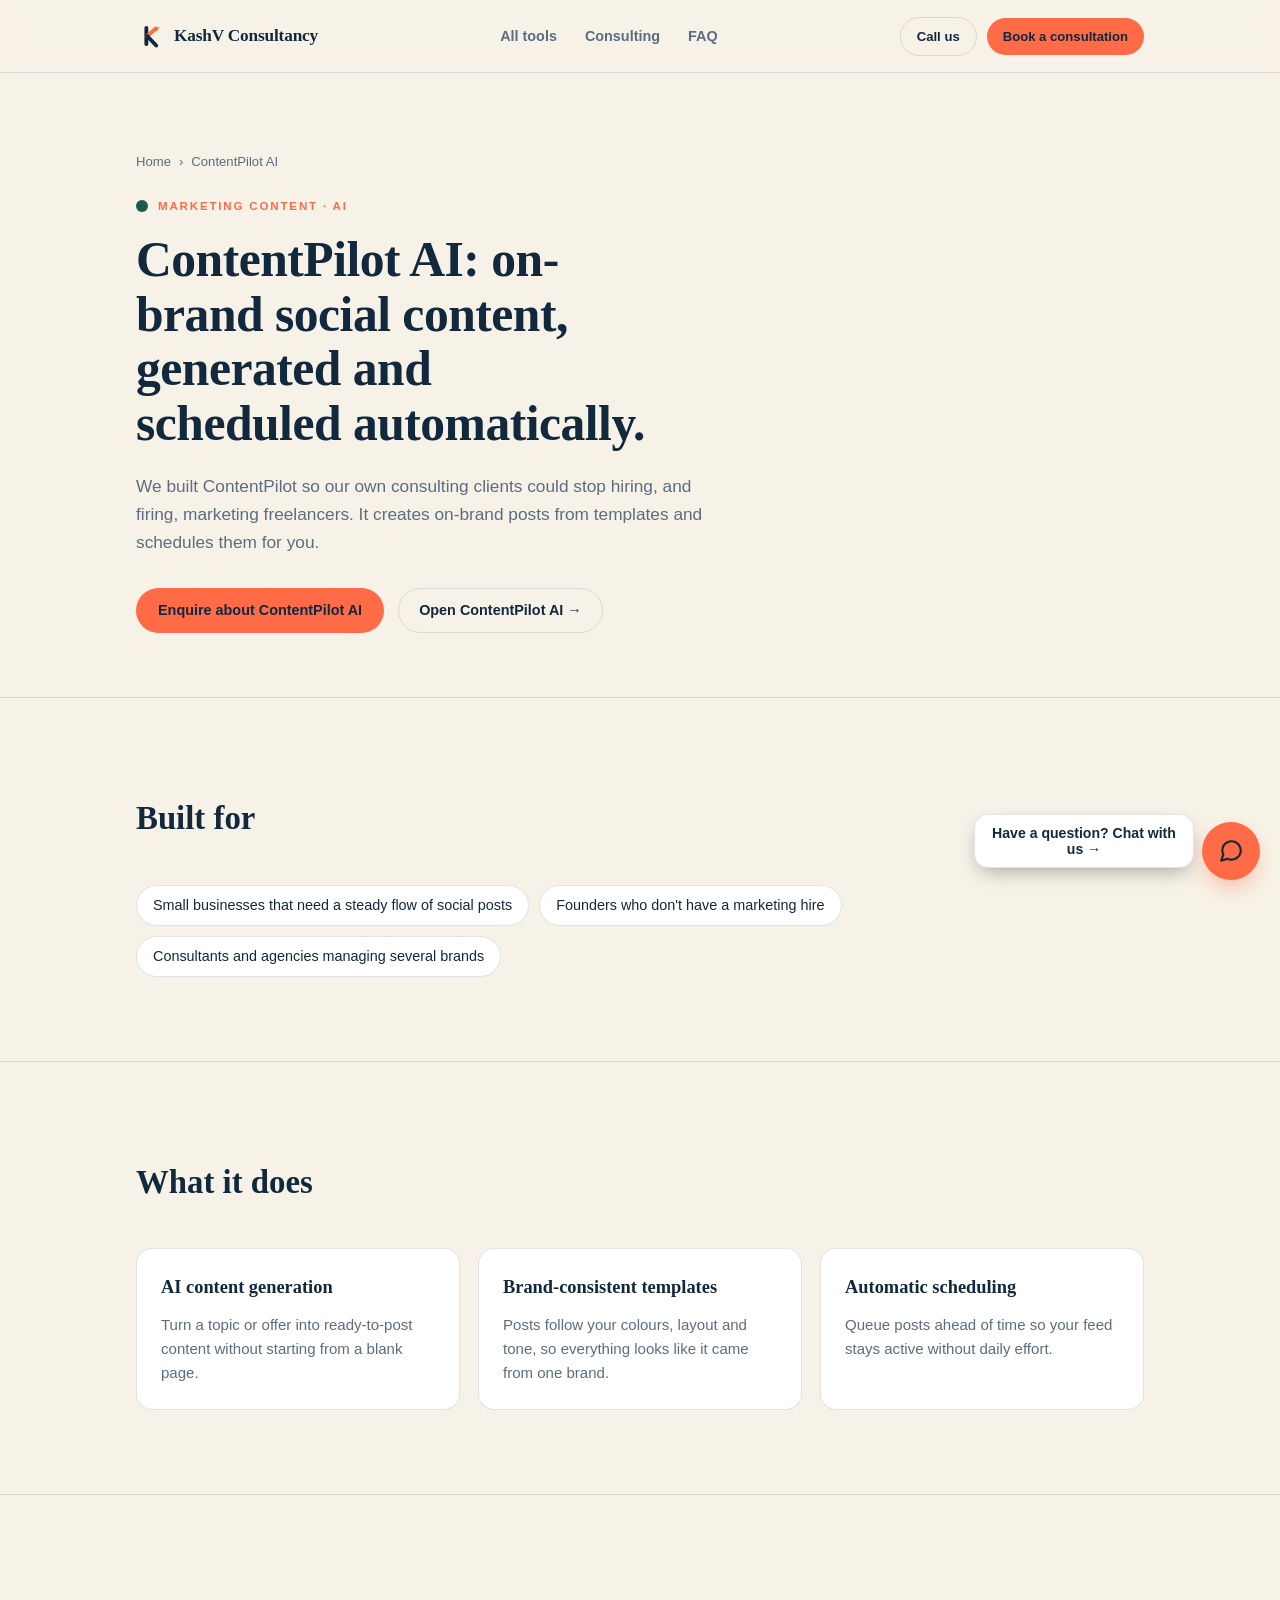
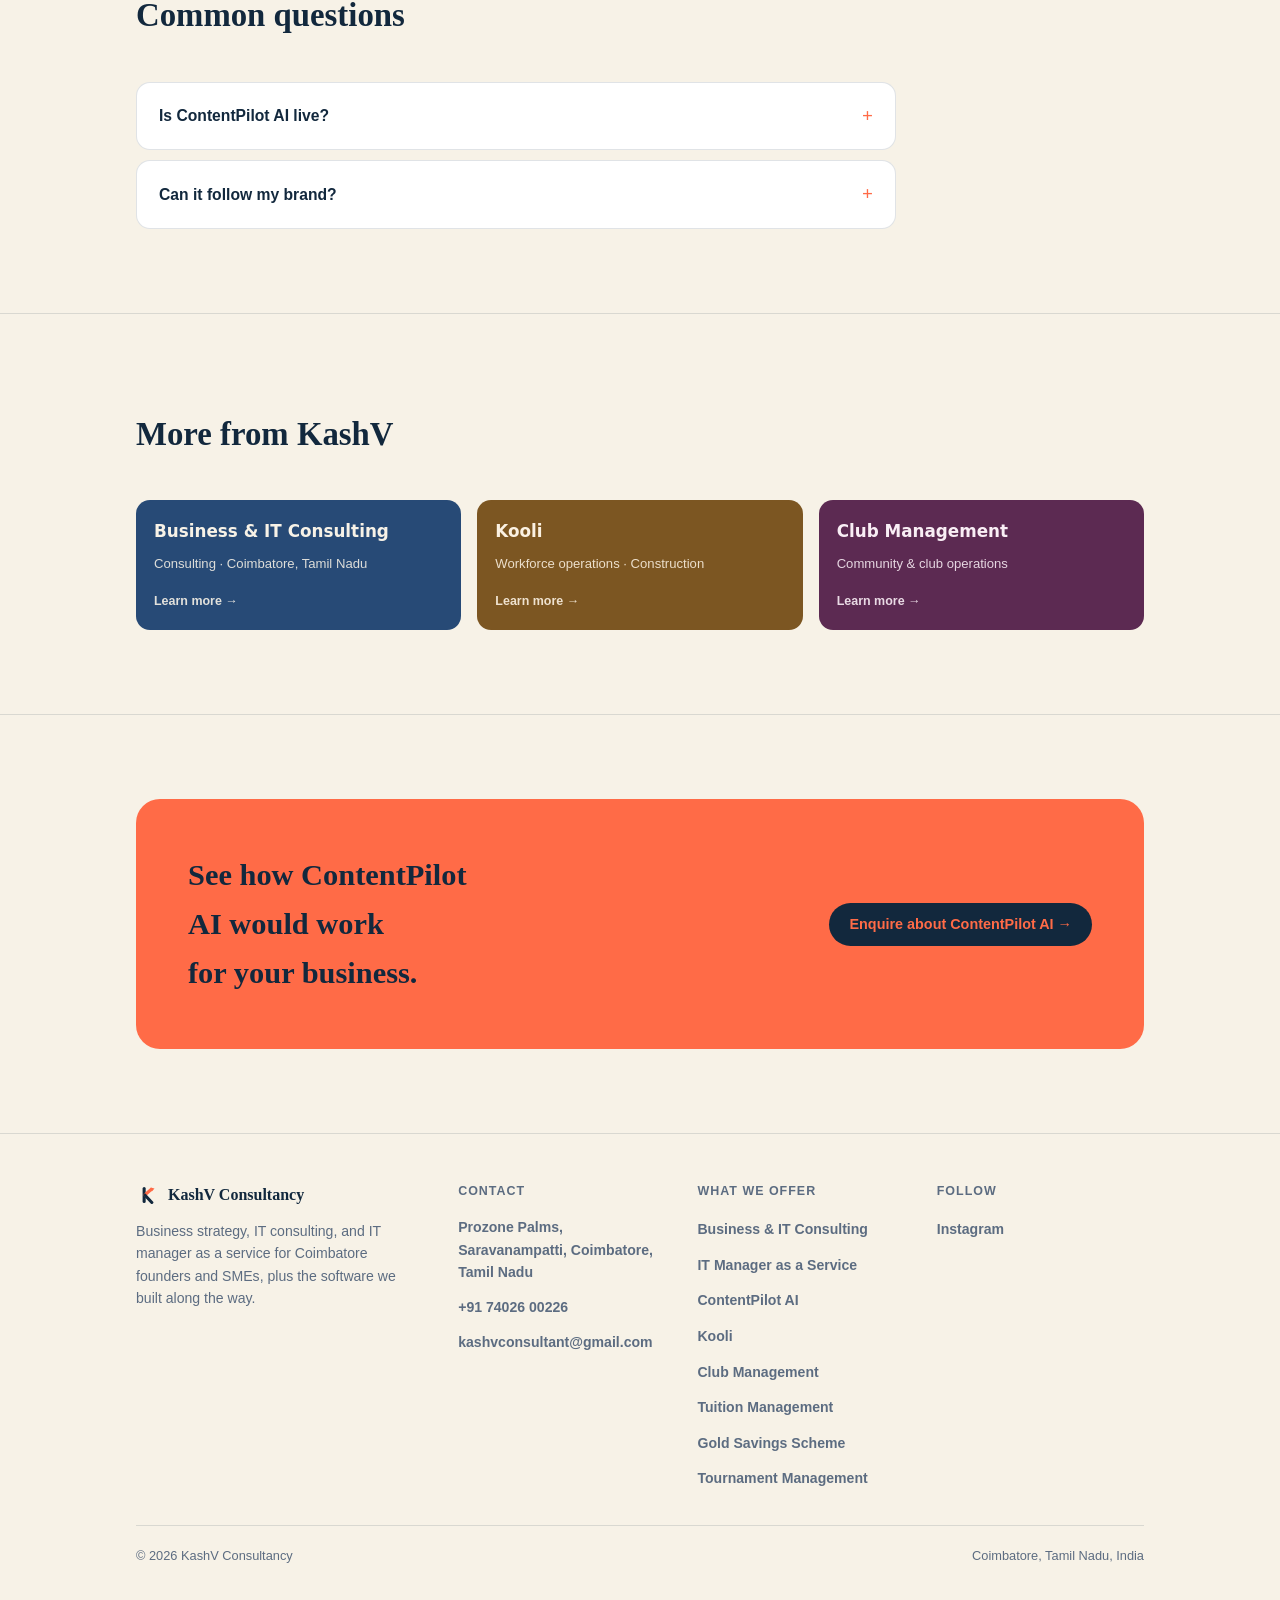
<file: contentpilot-ai/index.html>
<!DOCTYPE html>
<html lang="en">
<head>
<meta charset="UTF-8">
<meta name="viewport" content="width=device-width, initial-scale=1">
<title>ContentPilot AI: AI Social Media Content &amp; Scheduling | KashV</title>
<meta name="description" content="ContentPilot AI creates on-brand social media posts from templates and schedules them automatically. Built by KashV Consultancy, Coimbatore.">
<meta name="robots" content="index, follow">
<link rel="canonical" href="https://kashvconsultancy.com/contentpilot-ai/">
<meta name="theme-color" content="#12283d">
<link rel="icon" type="image/svg+xml" href="data:image/svg+xml,%3Csvg xmlns='http://www.w3.org/2000/svg' viewBox='0 0 100 100'%3E%3Crect width='100' height='100' rx='20' fill='%2312283d'/%3E%3Crect x='30' y='14' width='14' height='72' rx='7' fill='%23f7f2e7'/%3E%3Cpath d='M40 50 L70 24' stroke='%23ff6b47' stroke-width='14' stroke-linecap='round' fill='none'/%3E%3Cpolygon points='66,16 84,20 72,34' fill='%23ff6b47'/%3E%3Cpath d='M40 50 L72 84' stroke='%23f7f2e7' stroke-width='14' stroke-linecap='round' fill='none'/%3E%3C/svg%3E">

<meta property="og:type" content="website">
<meta property="og:url" content="https://kashvconsultancy.com/contentpilot-ai/">
<meta property="og:site_name" content="KashV Consultancy">
<meta property="og:title" content="ContentPilot AI: AI Social Media Content &amp; Scheduling | KashV">
<meta property="og:description" content="ContentPilot AI creates on-brand social media posts from templates and schedules them automatically. Built by KashV Consultancy, Coimbatore.">
<meta property="og:image" content="https://kashvconsultancy.com/og-image.png">
<meta property="og:locale" content="en_IN">

<meta name="twitter:card" content="summary_large_image">
<meta name="twitter:title" content="ContentPilot AI: AI Social Media Content &amp; Scheduling | KashV">
<meta name="twitter:description" content="ContentPilot AI creates on-brand social media posts from templates and schedules them automatically. Built by KashV Consultancy, Coimbatore.">
<meta name="twitter:image" content="https://kashvconsultancy.com/og-image.png">

<script type="application/ld+json">
{
  "@context": "https://schema.org",
  "@graph": [
    {
      "@type": "SoftwareApplication",
      "name": "ContentPilot AI",
      "description": "ContentPilot AI creates on-brand social media posts from templates and schedules them automatically. Built by KashV Consultancy, Coimbatore.",
      "url": "https://kashvconsultancy.com/contentpilot-ai/",
      "applicationCategory": "BusinessApplication",
      "operatingSystem": "Web",
      "publisher": {
        "@type": "Organization",
        "name": "KashV Consultancy",
        "url": "https://kashvconsultancy.com/"
      }
    },
    {
      "@type": "BreadcrumbList",
      "itemListElement": [
        {
          "@type": "ListItem",
          "position": 1,
          "name": "Home",
          "item": "https://kashvconsultancy.com/"
        },
        {
          "@type": "ListItem",
          "position": 2,
          "name": "ContentPilot AI",
          "item": "https://kashvconsultancy.com/contentpilot-ai/"
        }
      ]
    }
  ]
}
</script>

<link rel="stylesheet" href="/offering.css">
<link rel="stylesheet" href="/chatbot.css">
<script src="/chatbot.js" defer></script>
</head>
<body data-offering="contentpilot-ai">
<!-- The visible page is built by /offering.js from content.json (offerings.contentpilot-ai).
     The h1 and intro below are a no-JavaScript fallback for crawlers and readers. -->
<main id="app">
  <section class="hero">
    <div class="wrap">
      <p class="eyebrow">Marketing content · AI</p>
      <h1>ContentPilot AI: on-brand social content, generated and scheduled automatically.</h1>
      <p class="lede">We built ContentPilot so our own consulting clients could stop hiring, and firing, marketing freelancers. It creates on-brand posts from templates and schedules them for you.</p>
      <p><a href="/">KashV Consultancy</a> &middot; Prozone Palms, Saravanampatti, Coimbatore &middot; <a href="tel:+917402600226">+91 74026 00226</a></p>
    </div>
  </section>
</main>
<script src="/offering.js" defer></script>
</body>
</html>
</file>
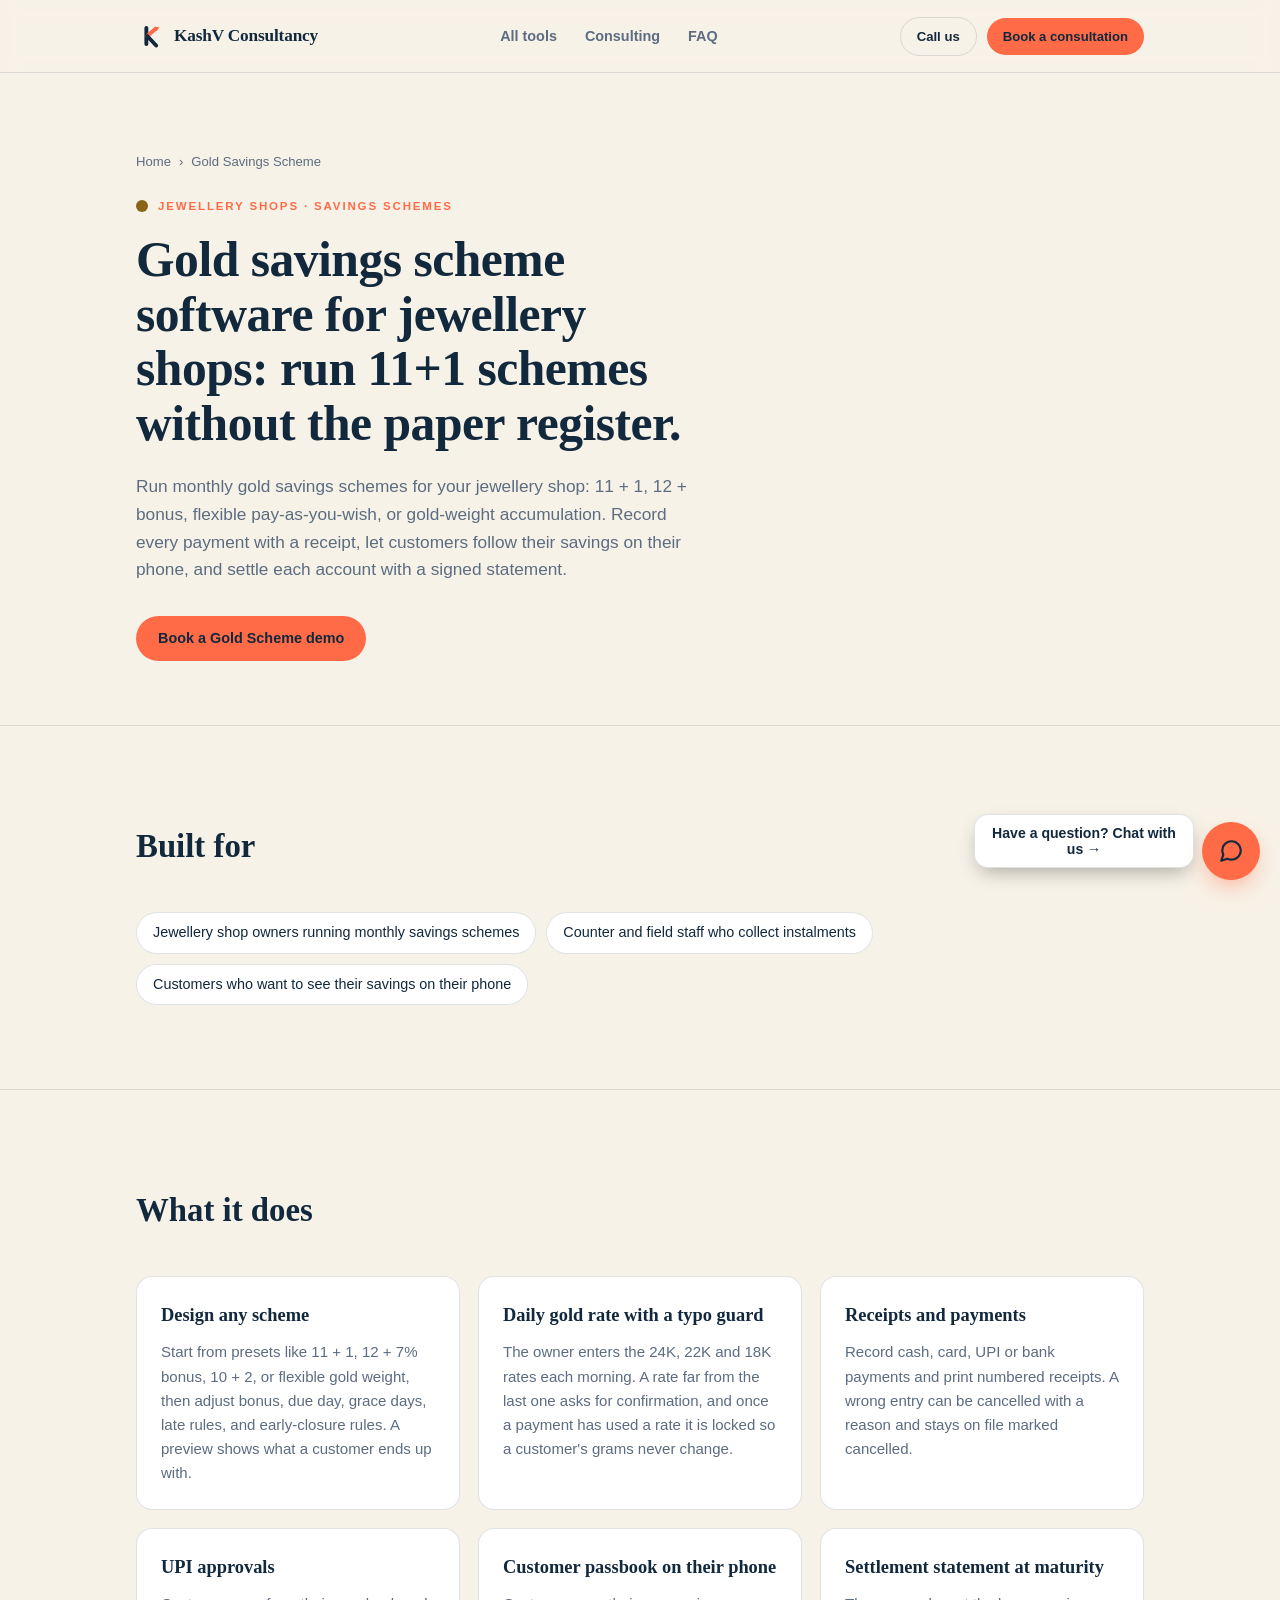
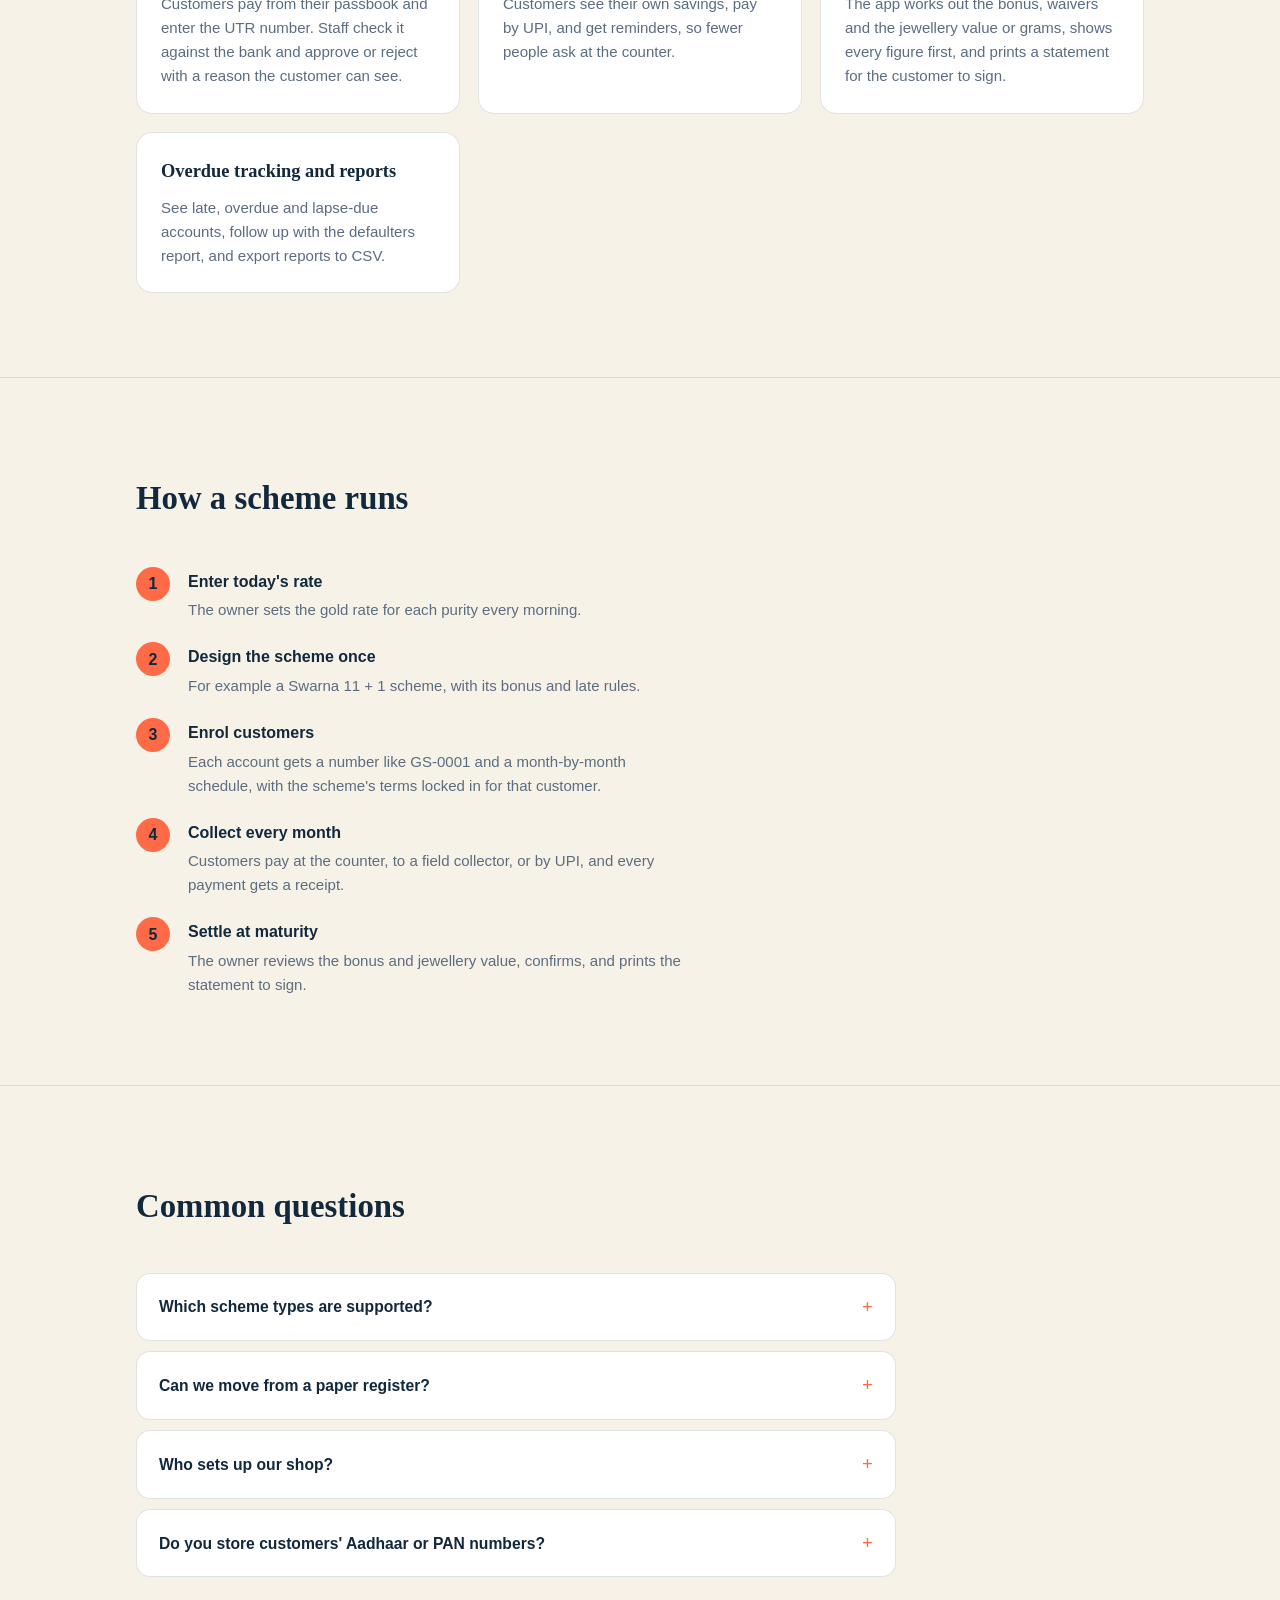
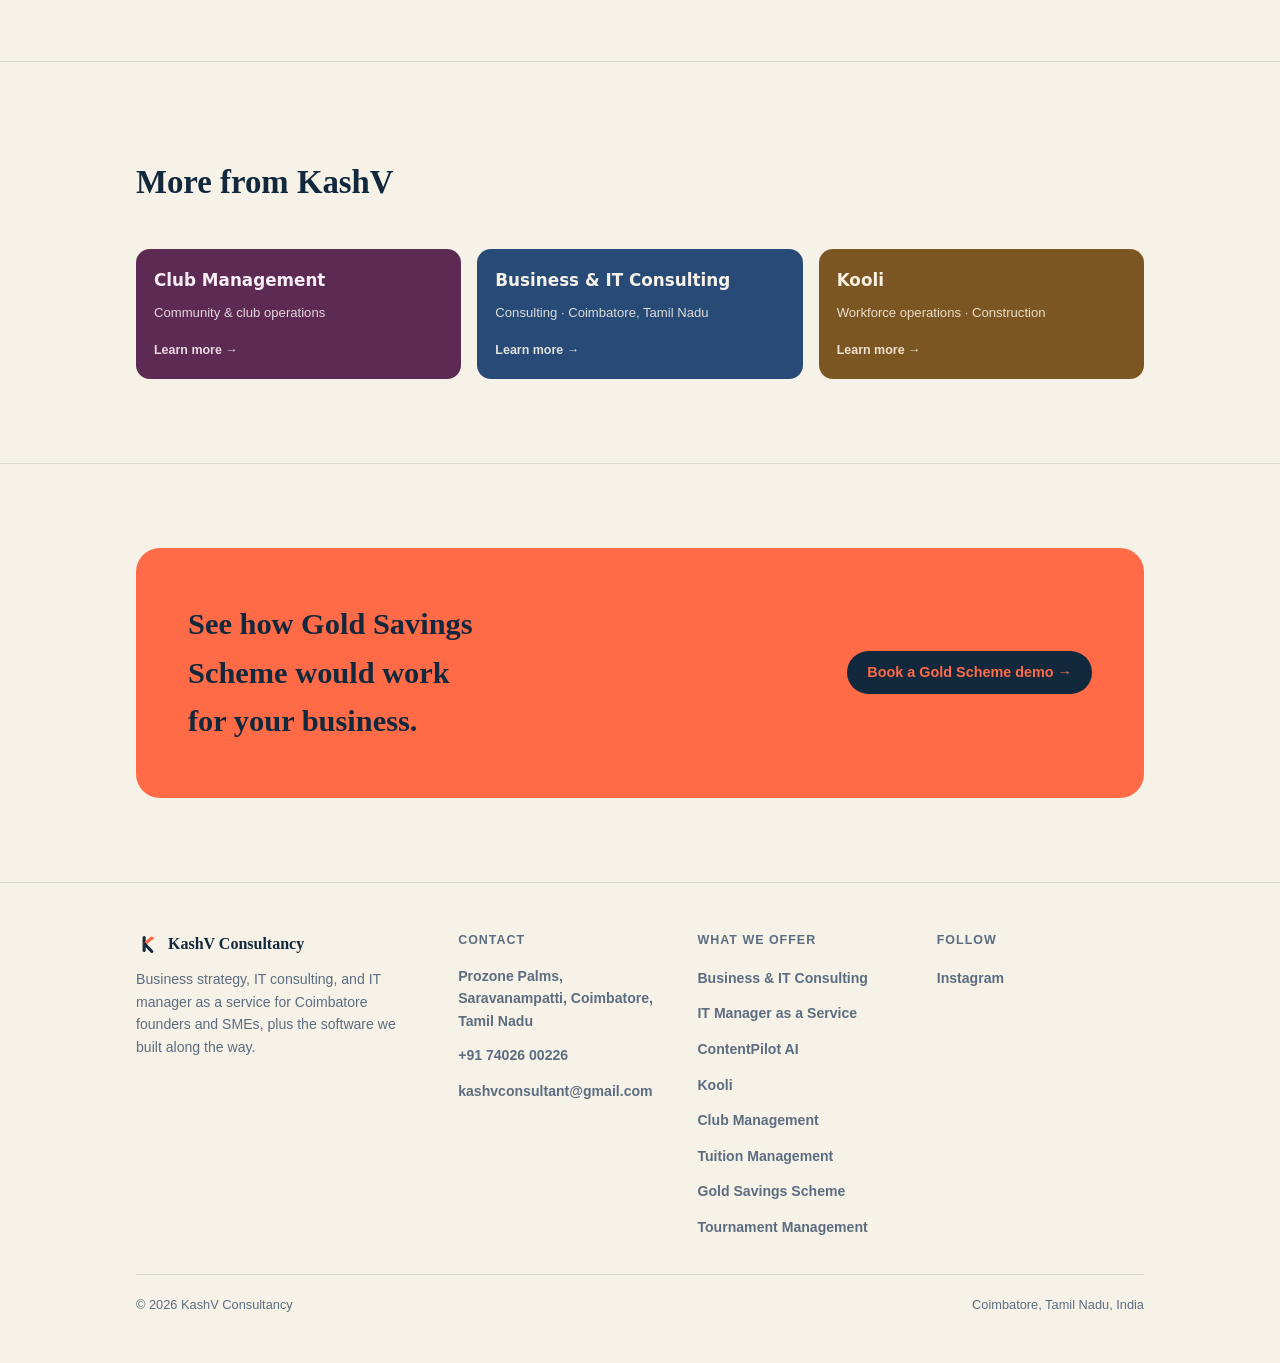
<file: gold-scheme/index.html>
<!DOCTYPE html>
<html lang="en">
<head>
<meta charset="UTF-8">
<meta name="viewport" content="width=device-width, initial-scale=1">
<title>Gold Savings Scheme Software for Jewellery Shops | KashV</title>
<meta name="description" content="Run 11+1 and other monthly gold savings schemes: daily gold rates, receipts, UPI approvals, customer passbook and maturity statements. By KashV, Coimbatore.">
<meta name="robots" content="index, follow">
<link rel="canonical" href="https://kashvconsultancy.com/gold-scheme/">
<meta name="theme-color" content="#12283d">
<link rel="icon" type="image/svg+xml" href="data:image/svg+xml,%3Csvg xmlns='http://www.w3.org/2000/svg' viewBox='0 0 100 100'%3E%3Crect width='100' height='100' rx='20' fill='%2312283d'/%3E%3Crect x='30' y='14' width='14' height='72' rx='7' fill='%23f7f2e7'/%3E%3Cpath d='M40 50 L70 24' stroke='%23ff6b47' stroke-width='14' stroke-linecap='round' fill='none'/%3E%3Cpolygon points='66,16 84,20 72,34' fill='%23ff6b47'/%3E%3Cpath d='M40 50 L72 84' stroke='%23f7f2e7' stroke-width='14' stroke-linecap='round' fill='none'/%3E%3C/svg%3E">

<meta property="og:type" content="website">
<meta property="og:url" content="https://kashvconsultancy.com/gold-scheme/">
<meta property="og:site_name" content="KashV Consultancy">
<meta property="og:title" content="Gold Savings Scheme Software for Jewellery Shops | KashV">
<meta property="og:description" content="Run 11+1 and other monthly gold savings schemes: daily gold rates, receipts, UPI approvals, customer passbook and maturity statements. By KashV, Coimbatore.">
<meta property="og:image" content="https://kashvconsultancy.com/og-image.png">
<meta property="og:locale" content="en_IN">

<meta name="twitter:card" content="summary_large_image">
<meta name="twitter:title" content="Gold Savings Scheme Software for Jewellery Shops | KashV">
<meta name="twitter:description" content="Run 11+1 and other monthly gold savings schemes: daily gold rates, receipts, UPI approvals, customer passbook and maturity statements. By KashV, Coimbatore.">
<meta name="twitter:image" content="https://kashvconsultancy.com/og-image.png">

<script type="application/ld+json">
{
  "@context": "https://schema.org",
  "@graph": [
    {
      "@type": "SoftwareApplication",
      "name": "Gold Savings Scheme",
      "description": "Run 11+1 and other monthly gold savings schemes: daily gold rates, receipts, UPI approvals, customer passbook and maturity statements. By KashV, Coimbatore.",
      "url": "https://kashvconsultancy.com/gold-scheme/",
      "applicationCategory": "BusinessApplication",
      "operatingSystem": "Web",
      "publisher": {
        "@type": "Organization",
        "name": "KashV Consultancy",
        "url": "https://kashvconsultancy.com/"
      }
    },
    {
      "@type": "BreadcrumbList",
      "itemListElement": [
        {
          "@type": "ListItem",
          "position": 1,
          "name": "Home",
          "item": "https://kashvconsultancy.com/"
        },
        {
          "@type": "ListItem",
          "position": 2,
          "name": "Gold Savings Scheme",
          "item": "https://kashvconsultancy.com/gold-scheme/"
        }
      ]
    }
  ]
}
</script>

<link rel="stylesheet" href="/offering.css">
<link rel="stylesheet" href="/chatbot.css">
<script src="/chatbot.js" defer></script>
</head>
<body data-offering="gold-scheme">
<!-- The visible page is built by /offering.js from content.json (offerings.gold-scheme).
     The h1 and intro below are a no-JavaScript fallback for crawlers and readers. -->
<main id="app">
  <section class="hero">
    <div class="wrap">
      <p class="eyebrow">Jewellery shops · Savings schemes</p>
      <h1>Gold savings scheme software for jewellery shops: run 11+1 schemes without the paper register.</h1>
      <p class="lede">Run monthly gold savings schemes for your jewellery shop: 11 + 1, 12 + bonus, flexible pay-as-you-wish, or gold-weight accumulation. Record every payment with a receipt, let customers follow their savings on their phone, and settle each account with a signed statement.</p>
      <p><a href="/">KashV Consultancy</a> &middot; Prozone Palms, Saravanampatti, Coimbatore &middot; <a href="tel:+917402600226">+91 74026 00226</a></p>
    </div>
  </section>
</main>
<script src="/offering.js" defer></script>
</body>
</html>
</file>
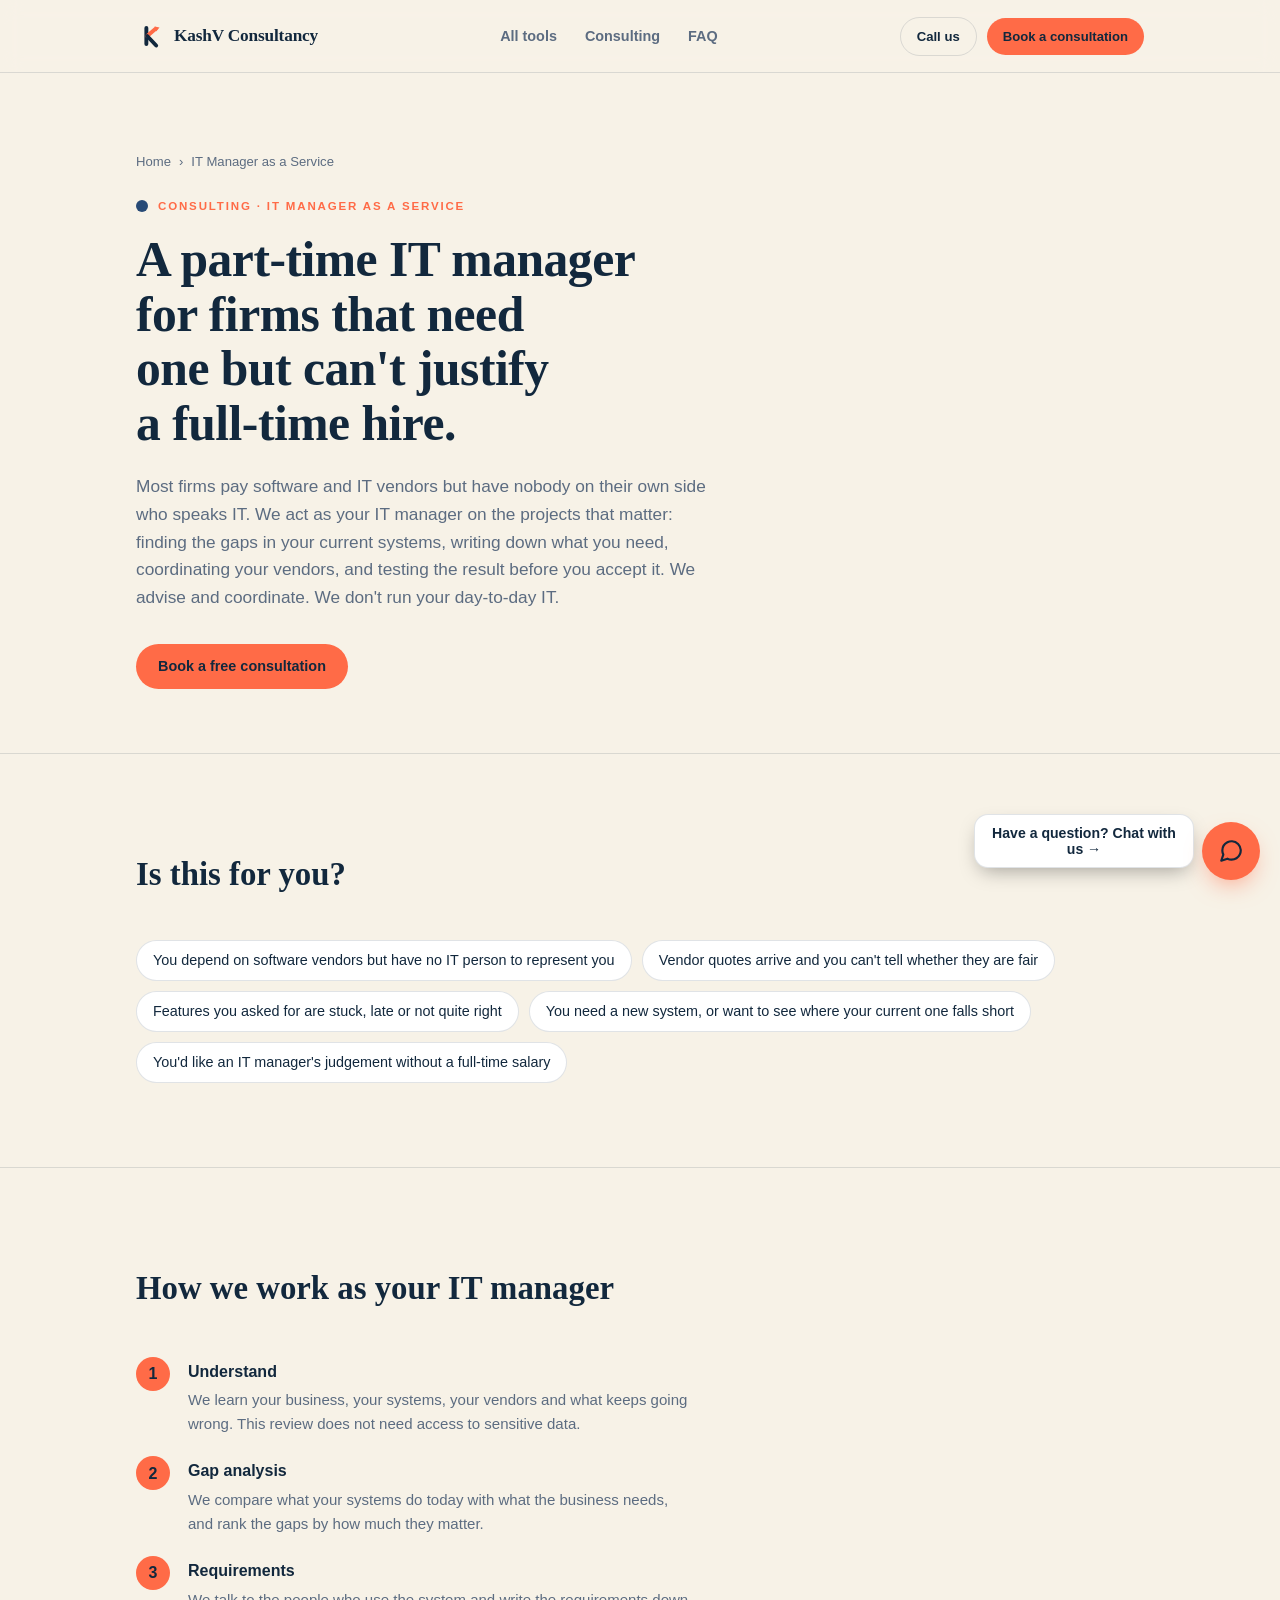
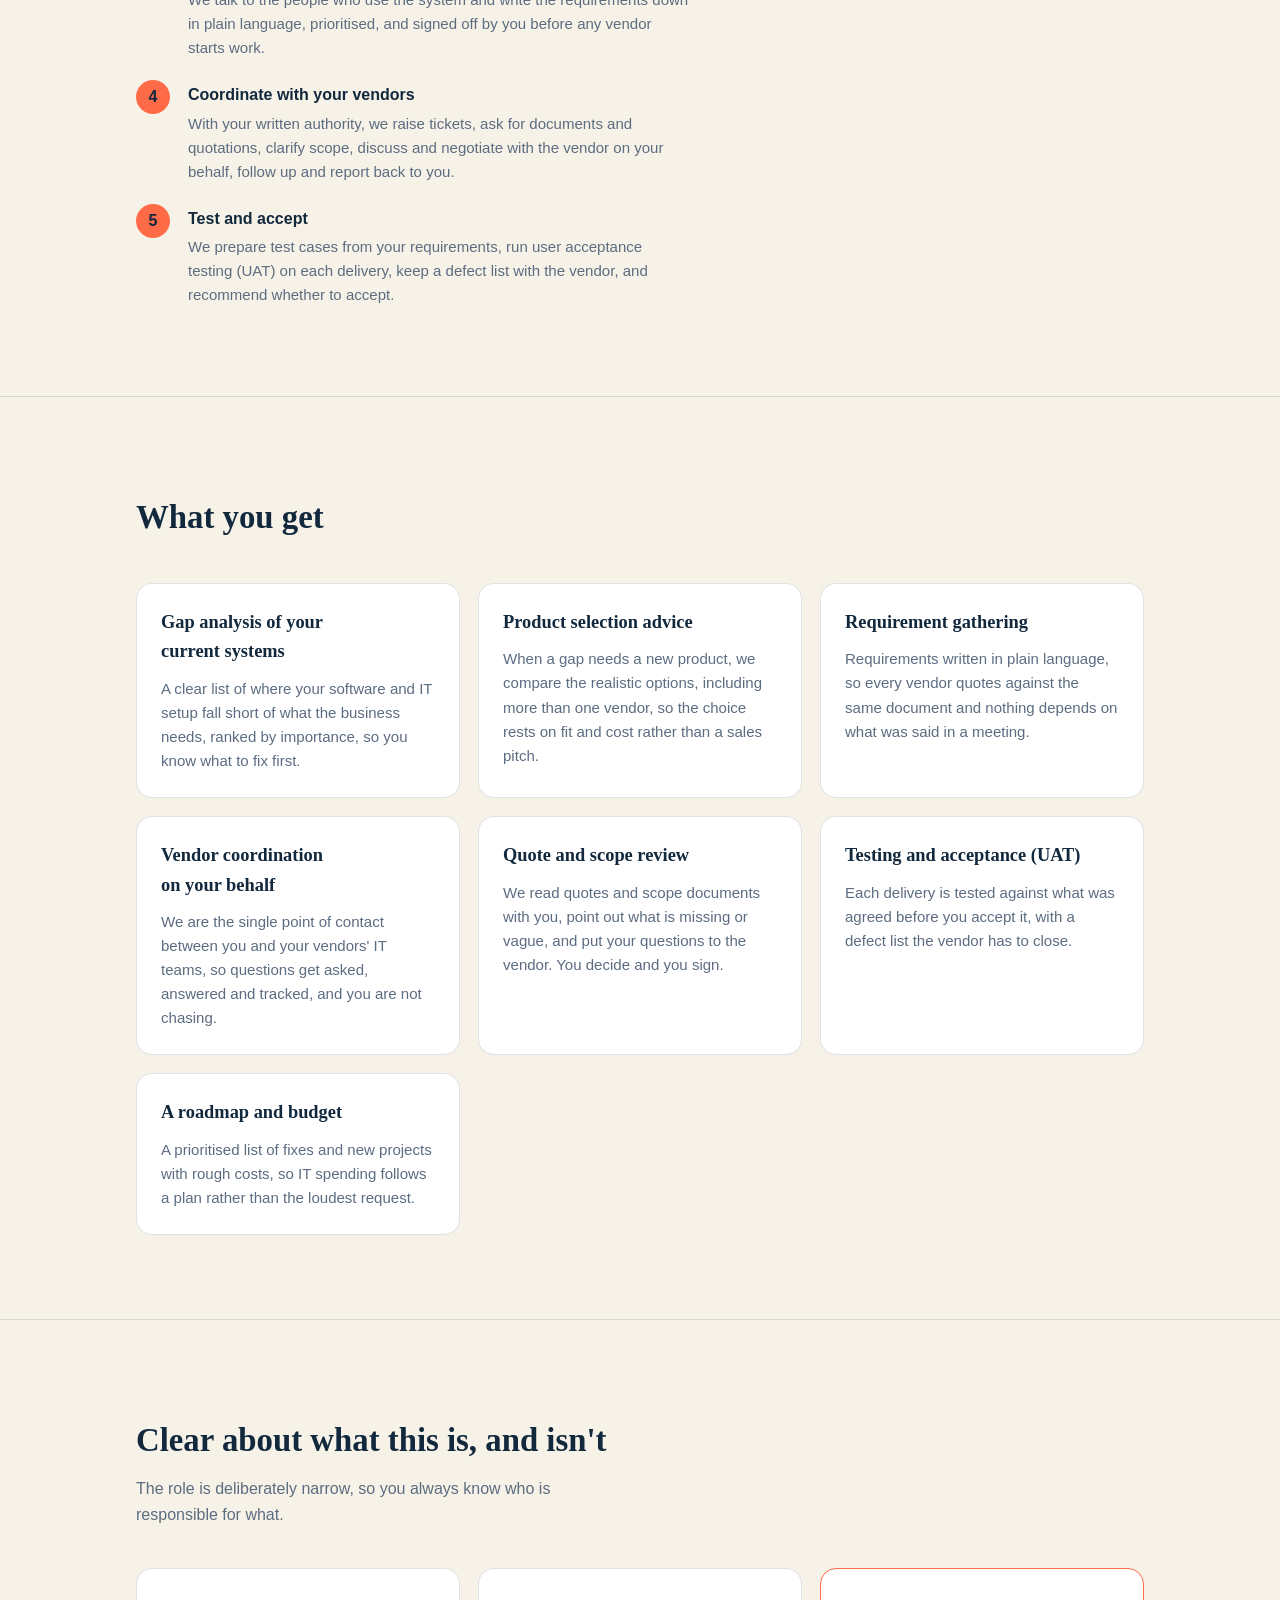
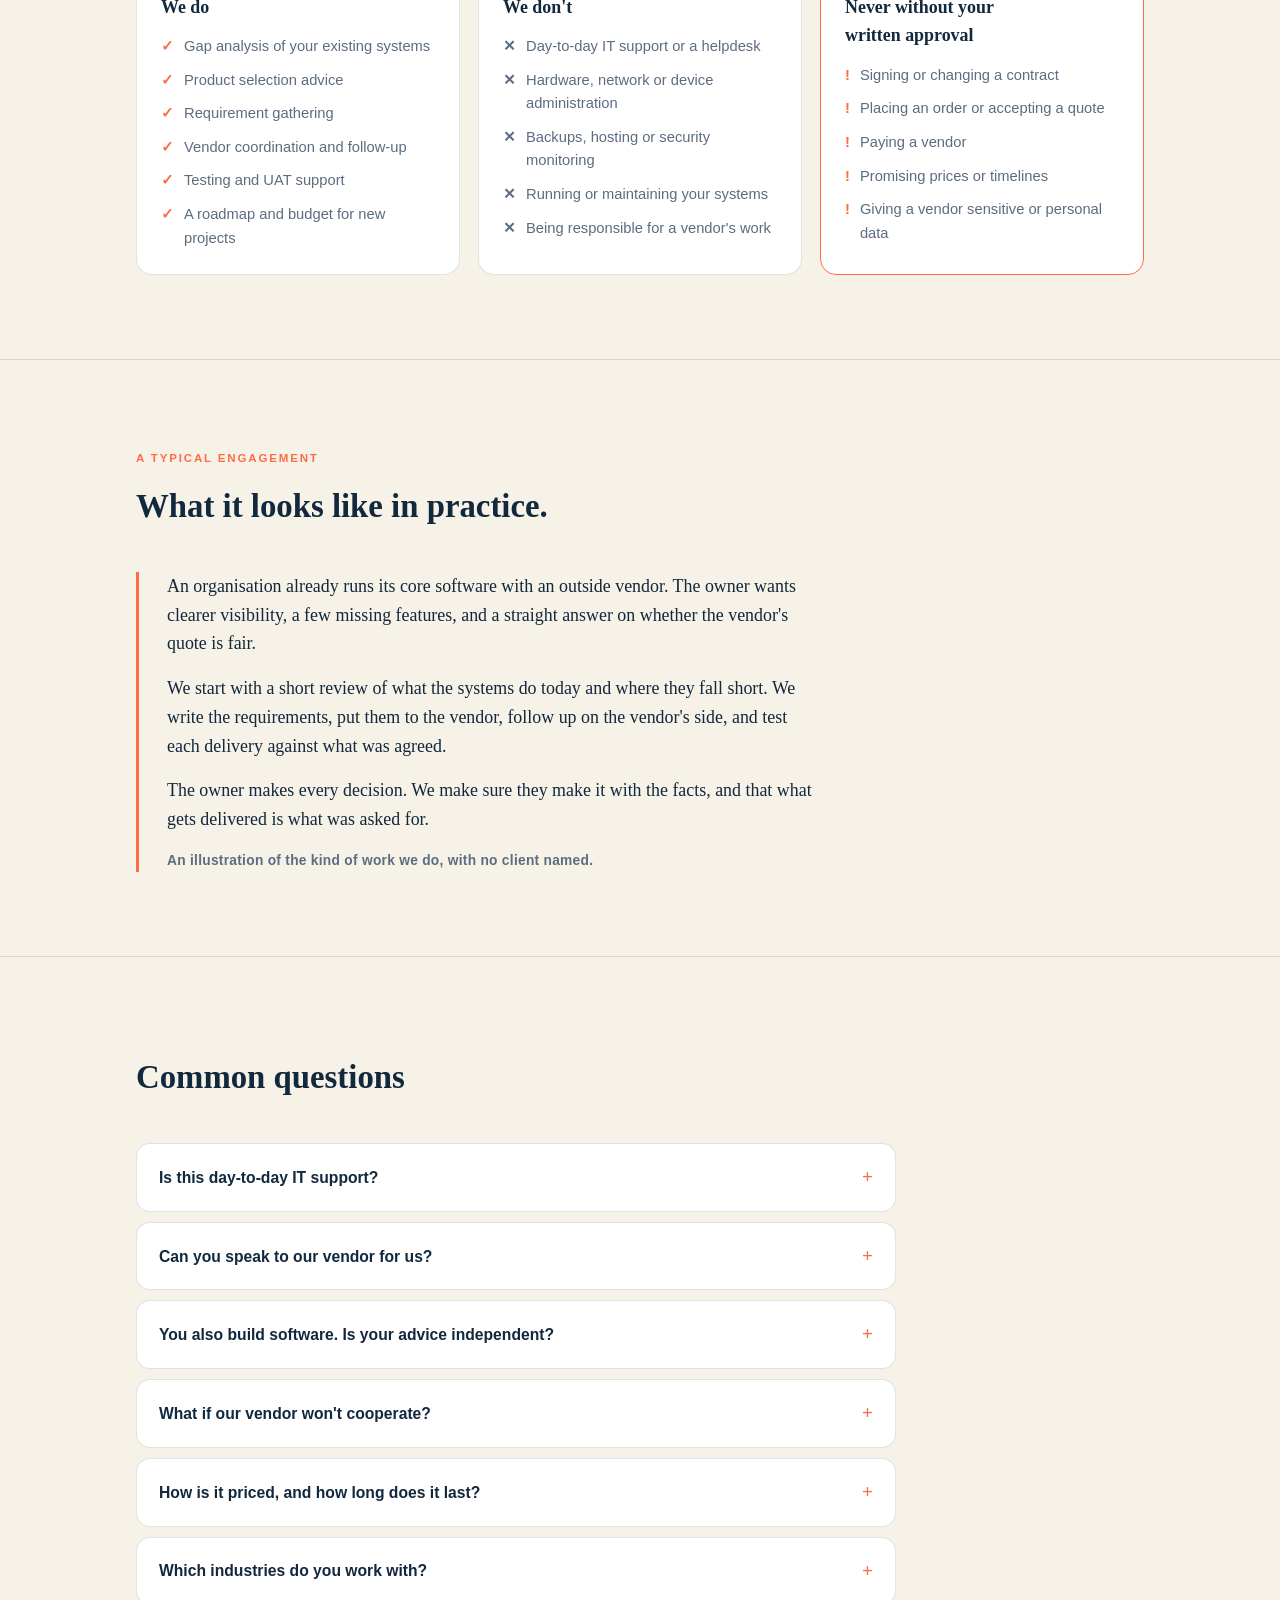
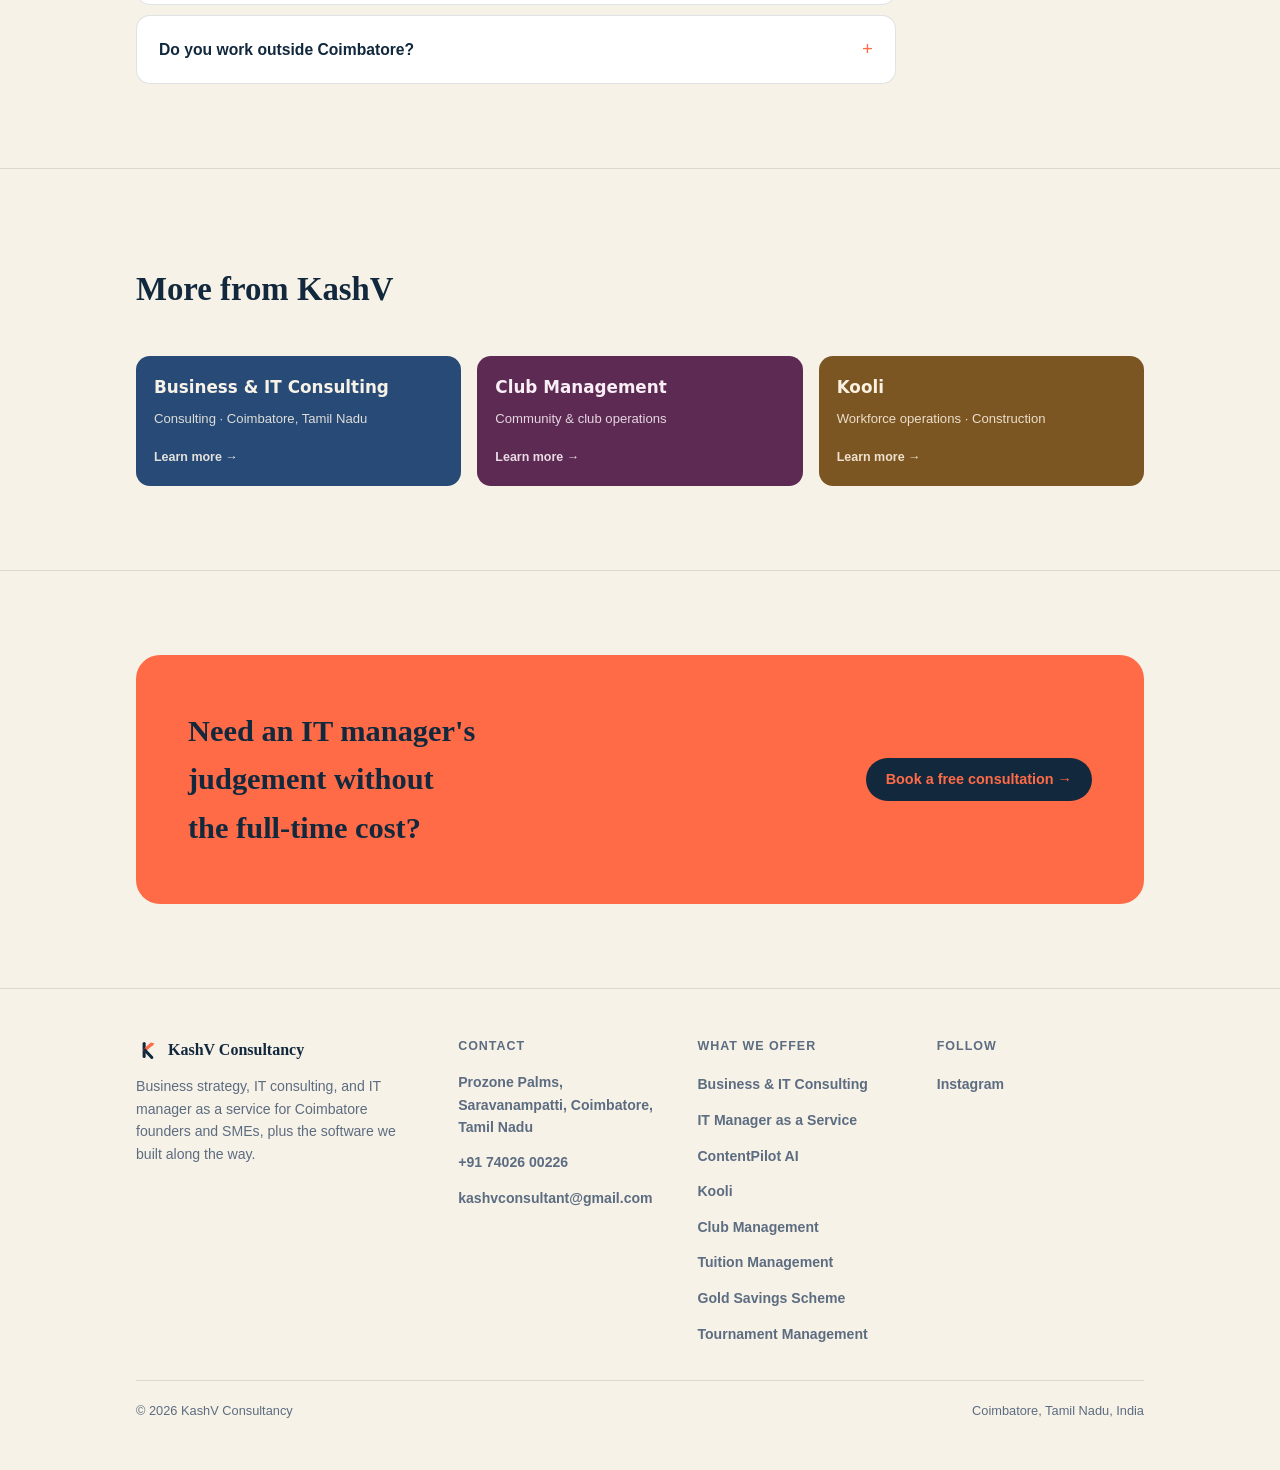
<file: it-manager-as-a-service/index.html>
<!DOCTYPE html>
<html lang="en">
<head>
<meta charset="UTF-8">
<meta name="viewport" content="width=device-width, initial-scale=1">
<title>IT Manager as a Service | Part-Time IT Manager in Coimbatore | KashV</title>
<meta name="description" content="A part-time IT manager for firms that can't justify a full-time one: gap analysis, requirement gathering, vendor coordination and UAT. Advice and coordination, not day-to-day IT support. By KashV, Coimbatore.">
<meta name="robots" content="index, follow">
<link rel="canonical" href="https://kashvconsultancy.com/it-manager-as-a-service/">
<meta name="theme-color" content="#12283d">
<link rel="icon" type="image/svg+xml" href="data:image/svg+xml,%3Csvg xmlns='http://www.w3.org/2000/svg' viewBox='0 0 100 100'%3E%3Crect width='100' height='100' rx='20' fill='%2312283d'/%3E%3Crect x='30' y='14' width='14' height='72' rx='7' fill='%23f7f2e7'/%3E%3Cpath d='M40 50 L70 24' stroke='%23ff6b47' stroke-width='14' stroke-linecap='round' fill='none'/%3E%3Cpolygon points='66,16 84,20 72,34' fill='%23ff6b47'/%3E%3Cpath d='M40 50 L72 84' stroke='%23f7f2e7' stroke-width='14' stroke-linecap='round' fill='none'/%3E%3C/svg%3E">

<meta property="og:type" content="website">
<meta property="og:url" content="https://kashvconsultancy.com/it-manager-as-a-service/">
<meta property="og:site_name" content="KashV Consultancy">
<meta property="og:title" content="IT Manager as a Service | Part-Time IT Manager in Coimbatore | KashV">
<meta property="og:description" content="A part-time IT manager for firms that can't justify a full-time one: gap analysis, requirement gathering, vendor coordination and UAT. Advice and coordination, not day-to-day IT support. By KashV, Coimbatore.">
<meta property="og:image" content="https://kashvconsultancy.com/og-image.png">
<meta property="og:locale" content="en_IN">

<meta name="twitter:card" content="summary_large_image">
<meta name="twitter:title" content="IT Manager as a Service | Part-Time IT Manager in Coimbatore | KashV">
<meta name="twitter:description" content="A part-time IT manager for firms that can't justify a full-time one: gap analysis, requirement gathering, vendor coordination and UAT. Advice and coordination, not day-to-day IT support. By KashV, Coimbatore.">
<meta name="twitter:image" content="https://kashvconsultancy.com/og-image.png">

<script type="application/ld+json">
{
  "@context": "https://schema.org",
  "@graph": [
    {
      "@type": "Service",
      "name": "IT Manager as a Service",
      "serviceType": "Part-time IT manager and IT advisory",
      "description": "A part-time IT manager for firms that can't justify a full-time one: gap analysis, requirement gathering, vendor coordination and UAT. Advice and coordination, not day-to-day IT support. By KashV, Coimbatore.",
      "url": "https://kashvconsultancy.com/it-manager-as-a-service/",
      "provider": {
        "@type": "ProfessionalService",
        "name": "KashV Consultancy",
        "url": "https://kashvconsultancy.com/",
        "telephone": "+917402600226",
        "address": {
          "@type": "PostalAddress",
          "streetAddress": "Prozone Palms, Saravanampatti",
          "addressLocality": "Coimbatore",
          "addressRegion": "Tamil Nadu",
          "addressCountry": "IN"
        }
      },
      "areaServed": {
        "@type": "City",
        "name": "Coimbatore"
      }
    },
    {
      "@type": "BreadcrumbList",
      "itemListElement": [
        {
          "@type": "ListItem",
          "position": 1,
          "name": "Home",
          "item": "https://kashvconsultancy.com/"
        },
        {
          "@type": "ListItem",
          "position": 2,
          "name": "Business & IT Consulting",
          "item": "https://kashvconsultancy.com/consulting/"
        },
        {
          "@type": "ListItem",
          "position": 3,
          "name": "IT Manager as a Service",
          "item": "https://kashvconsultancy.com/it-manager-as-a-service/"
        }
      ]
    }
  ]
}
</script>

<link rel="stylesheet" href="/offering.css">
<link rel="stylesheet" href="/chatbot.css">
<script src="/chatbot.js" defer></script>
</head>
<body data-offering="it-manager-as-a-service">
<!-- The visible page is built by /offering.js from content.json (offerings.it-manager-as-a-service).
     The h1 and intro below are a no-JavaScript fallback for crawlers and readers. -->
<main id="app">
  <section class="hero">
    <div class="wrap">
      <p class="eyebrow">Consulting · IT Manager as a Service</p>
      <h1>A part-time IT manager for firms that need one but can't justify a full-time hire.</h1>
      <p class="lede">Most firms pay software and IT vendors but have nobody on their own side who speaks IT. We act as your IT manager on the projects that matter: finding the gaps in your current systems, writing down what you need, coordinating your vendors, and testing the result before you accept it. We advise and coordinate. We don't run your day-to-day IT.</p>
      <p><a href="/">KashV Consultancy</a> &middot; Prozone Palms, Saravanampatti, Coimbatore &middot; <a href="tel:+917402600226">+91 74026 00226</a></p>
    </div>
  </section>
</main>
<script src="/offering.js" defer></script>
</body>
</html>
</file>
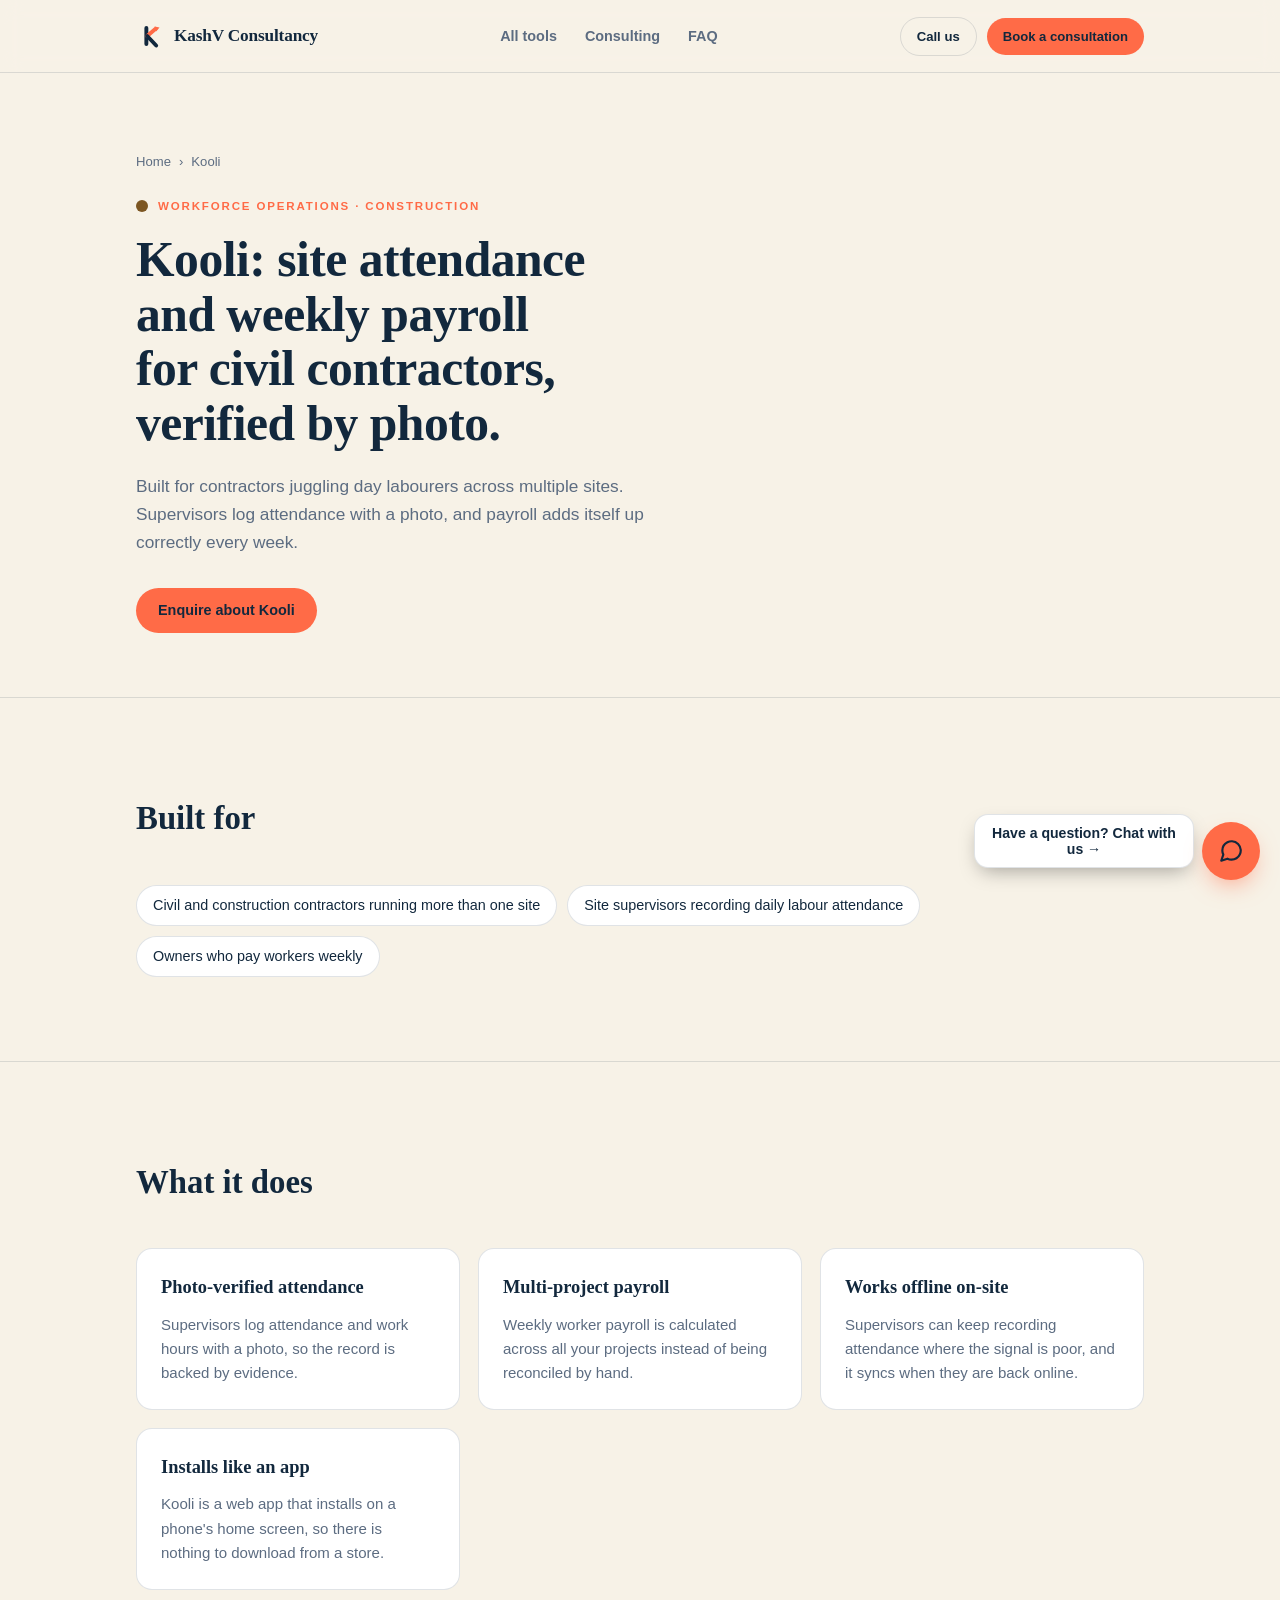
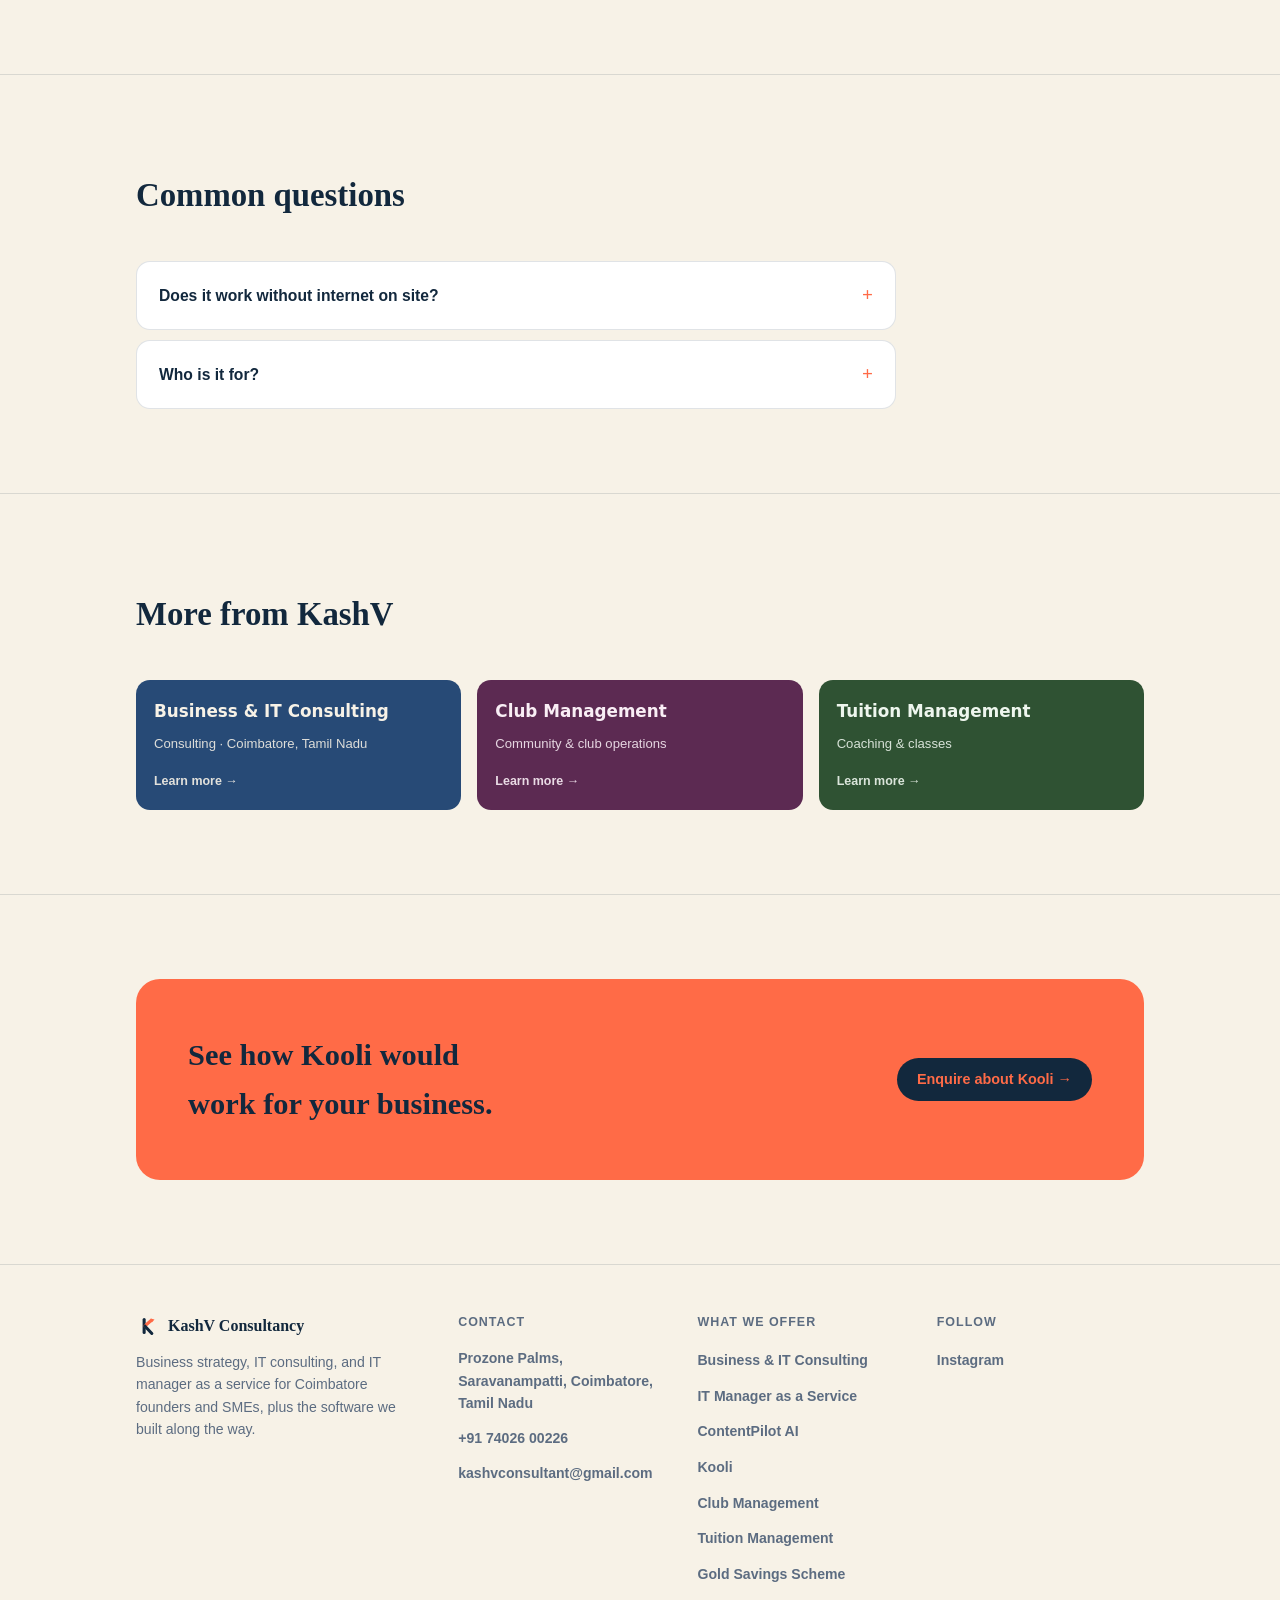
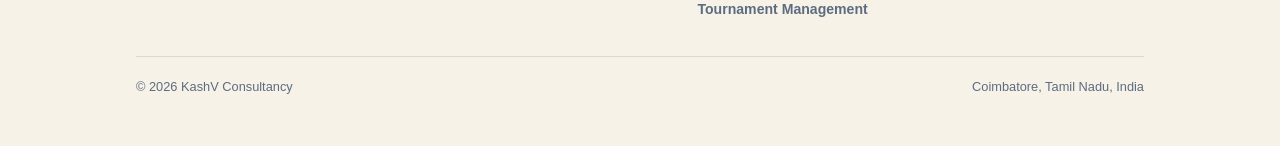
<file: kooli/index.html>
<!DOCTYPE html>
<html lang="en">
<head>
<meta charset="UTF-8">
<meta name="viewport" content="width=device-width, initial-scale=1">
<title>Kooli: Site Attendance &amp; Payroll App for Contractors | KashV</title>
<meta name="description" content="Kooli records construction site attendance with photo verification and calculates weekly worker payroll across projects, even offline. Built in Coimbatore.">
<meta name="robots" content="index, follow">
<link rel="canonical" href="https://kashvconsultancy.com/kooli/">
<meta name="theme-color" content="#12283d">
<link rel="icon" type="image/svg+xml" href="data:image/svg+xml,%3Csvg xmlns='http://www.w3.org/2000/svg' viewBox='0 0 100 100'%3E%3Crect width='100' height='100' rx='20' fill='%2312283d'/%3E%3Crect x='30' y='14' width='14' height='72' rx='7' fill='%23f7f2e7'/%3E%3Cpath d='M40 50 L70 24' stroke='%23ff6b47' stroke-width='14' stroke-linecap='round' fill='none'/%3E%3Cpolygon points='66,16 84,20 72,34' fill='%23ff6b47'/%3E%3Cpath d='M40 50 L72 84' stroke='%23f7f2e7' stroke-width='14' stroke-linecap='round' fill='none'/%3E%3C/svg%3E">

<meta property="og:type" content="website">
<meta property="og:url" content="https://kashvconsultancy.com/kooli/">
<meta property="og:site_name" content="KashV Consultancy">
<meta property="og:title" content="Kooli: Site Attendance &amp; Payroll App for Contractors | KashV">
<meta property="og:description" content="Kooli records construction site attendance with photo verification and calculates weekly worker payroll across projects, even offline. Built in Coimbatore.">
<meta property="og:image" content="https://kashvconsultancy.com/og-image.png">
<meta property="og:locale" content="en_IN">

<meta name="twitter:card" content="summary_large_image">
<meta name="twitter:title" content="Kooli: Site Attendance &amp; Payroll App for Contractors | KashV">
<meta name="twitter:description" content="Kooli records construction site attendance with photo verification and calculates weekly worker payroll across projects, even offline. Built in Coimbatore.">
<meta name="twitter:image" content="https://kashvconsultancy.com/og-image.png">

<script type="application/ld+json">
{
  "@context": "https://schema.org",
  "@graph": [
    {
      "@type": "SoftwareApplication",
      "name": "Kooli",
      "description": "Kooli records construction site attendance with photo verification and calculates weekly worker payroll across projects, even offline. Built in Coimbatore.",
      "url": "https://kashvconsultancy.com/kooli/",
      "applicationCategory": "BusinessApplication",
      "operatingSystem": "Web",
      "publisher": {
        "@type": "Organization",
        "name": "KashV Consultancy",
        "url": "https://kashvconsultancy.com/"
      }
    },
    {
      "@type": "BreadcrumbList",
      "itemListElement": [
        {
          "@type": "ListItem",
          "position": 1,
          "name": "Home",
          "item": "https://kashvconsultancy.com/"
        },
        {
          "@type": "ListItem",
          "position": 2,
          "name": "Kooli",
          "item": "https://kashvconsultancy.com/kooli/"
        }
      ]
    }
  ]
}
</script>

<link rel="stylesheet" href="/offering.css">
<link rel="stylesheet" href="/chatbot.css">
<script src="/chatbot.js" defer></script>
</head>
<body data-offering="kooli">
<!-- The visible page is built by /offering.js from content.json (offerings.kooli).
     The h1 and intro below are a no-JavaScript fallback for crawlers and readers. -->
<main id="app">
  <section class="hero">
    <div class="wrap">
      <p class="eyebrow">Workforce operations · Construction</p>
      <h1>Kooli: site attendance and weekly payroll for civil contractors, verified by photo.</h1>
      <p class="lede">Built for contractors juggling day labourers across multiple sites. Supervisors log attendance with a photo, and payroll adds itself up correctly every week.</p>
      <p><a href="/">KashV Consultancy</a> &middot; Prozone Palms, Saravanampatti, Coimbatore &middot; <a href="tel:+917402600226">+91 74026 00226</a></p>
    </div>
  </section>
</main>
<script src="/offering.js" defer></script>
</body>
</html>
</file>
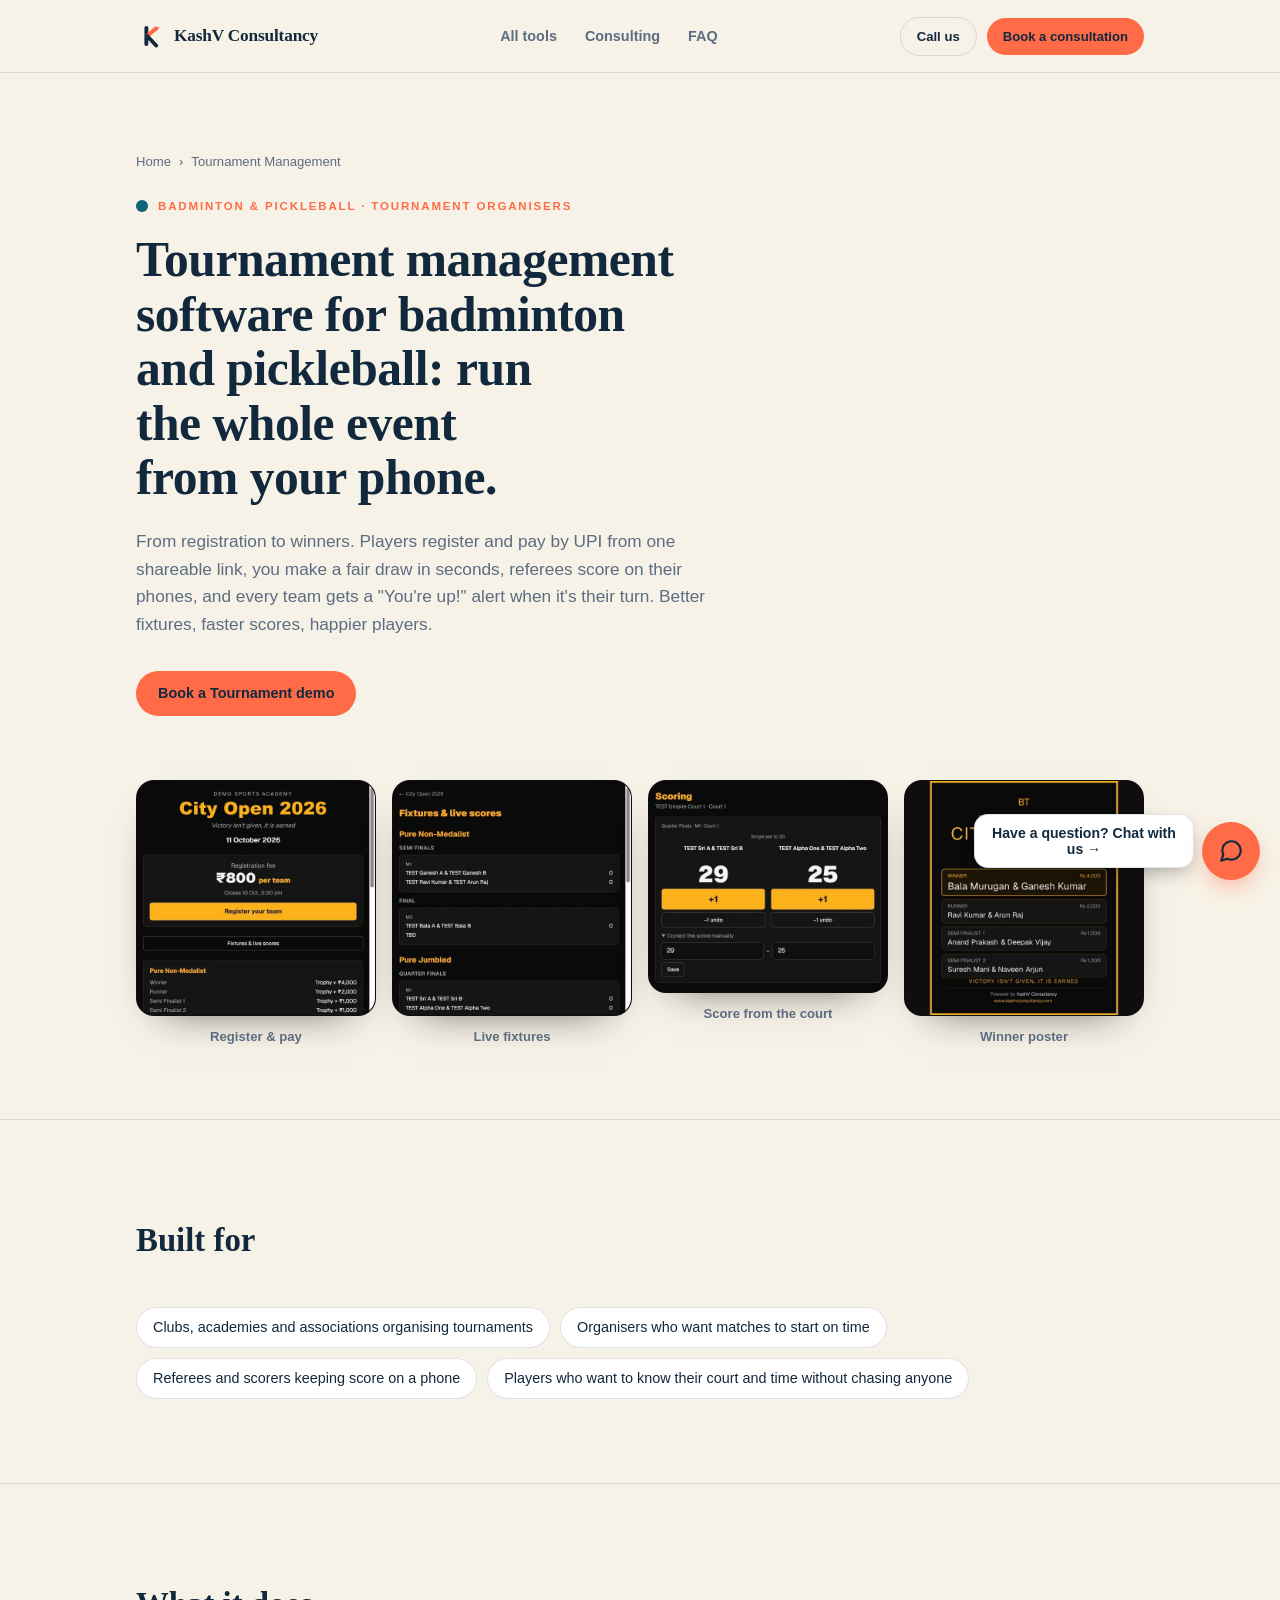
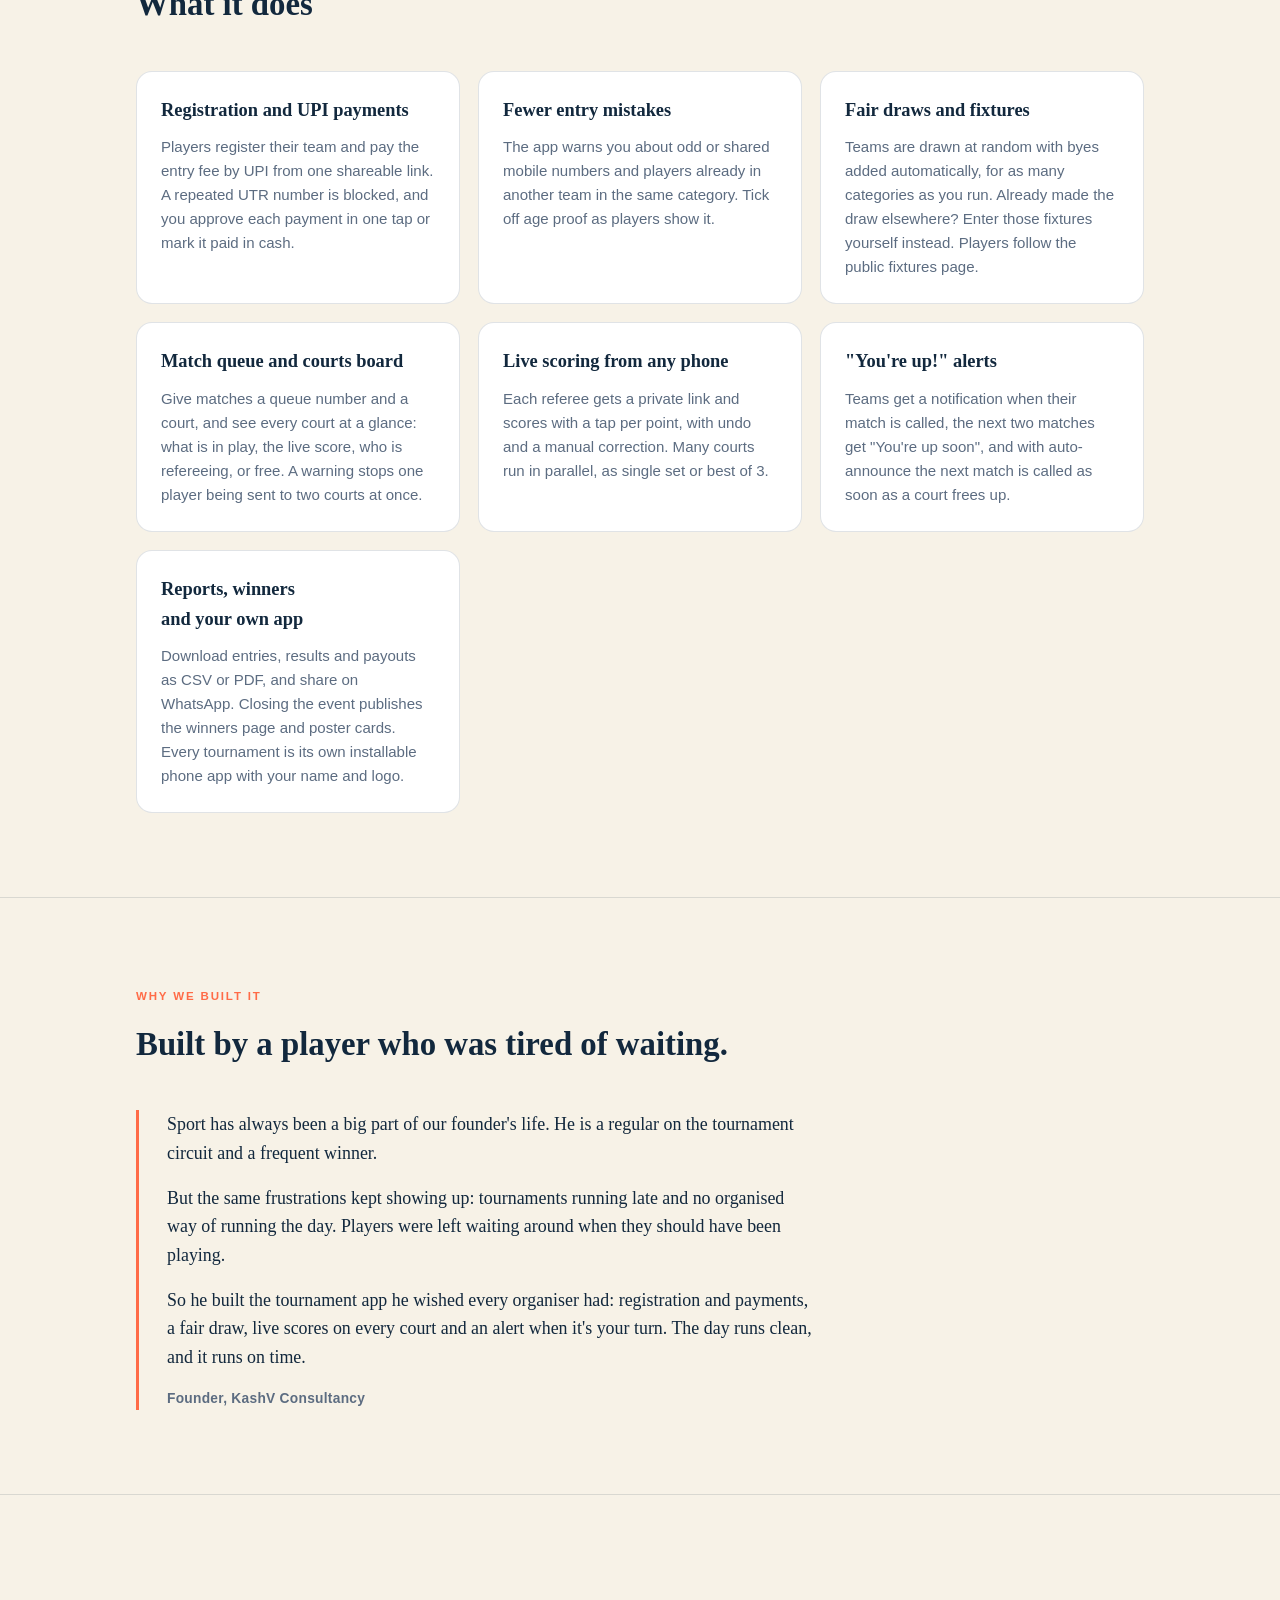
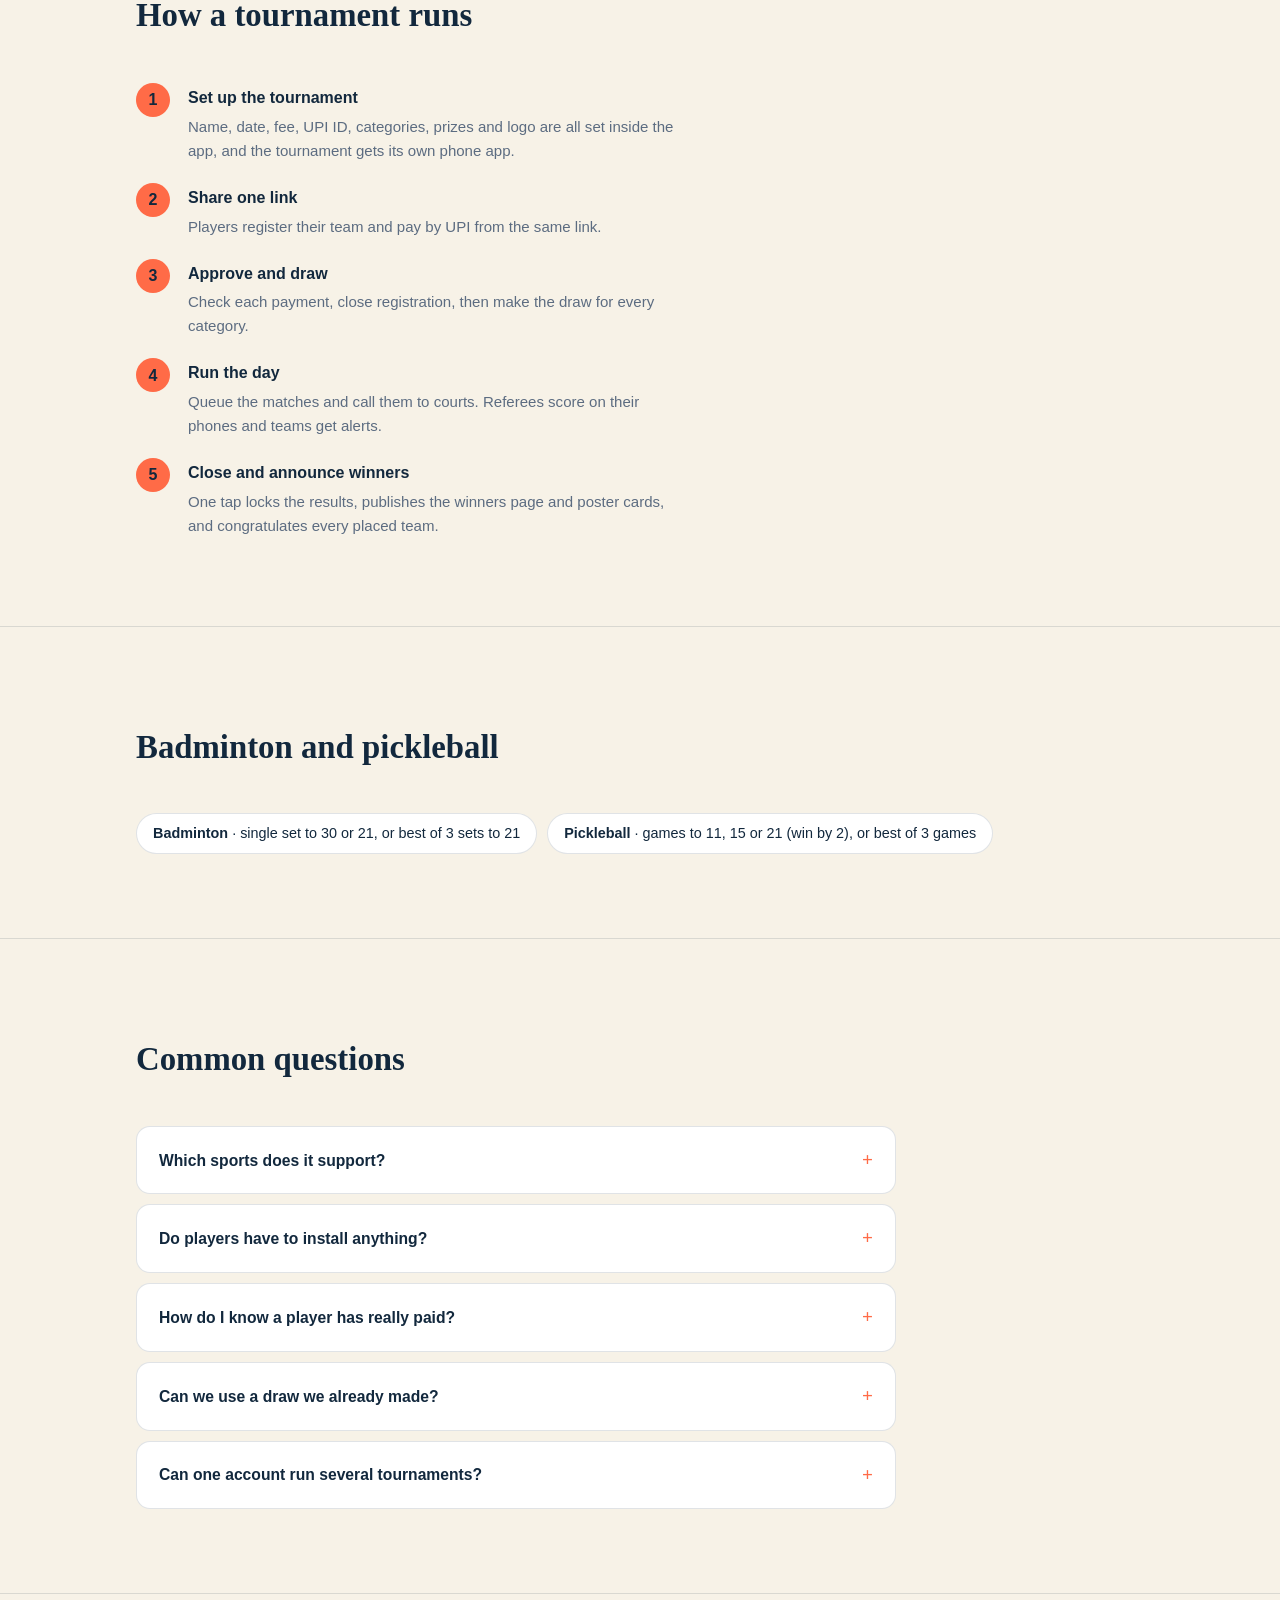
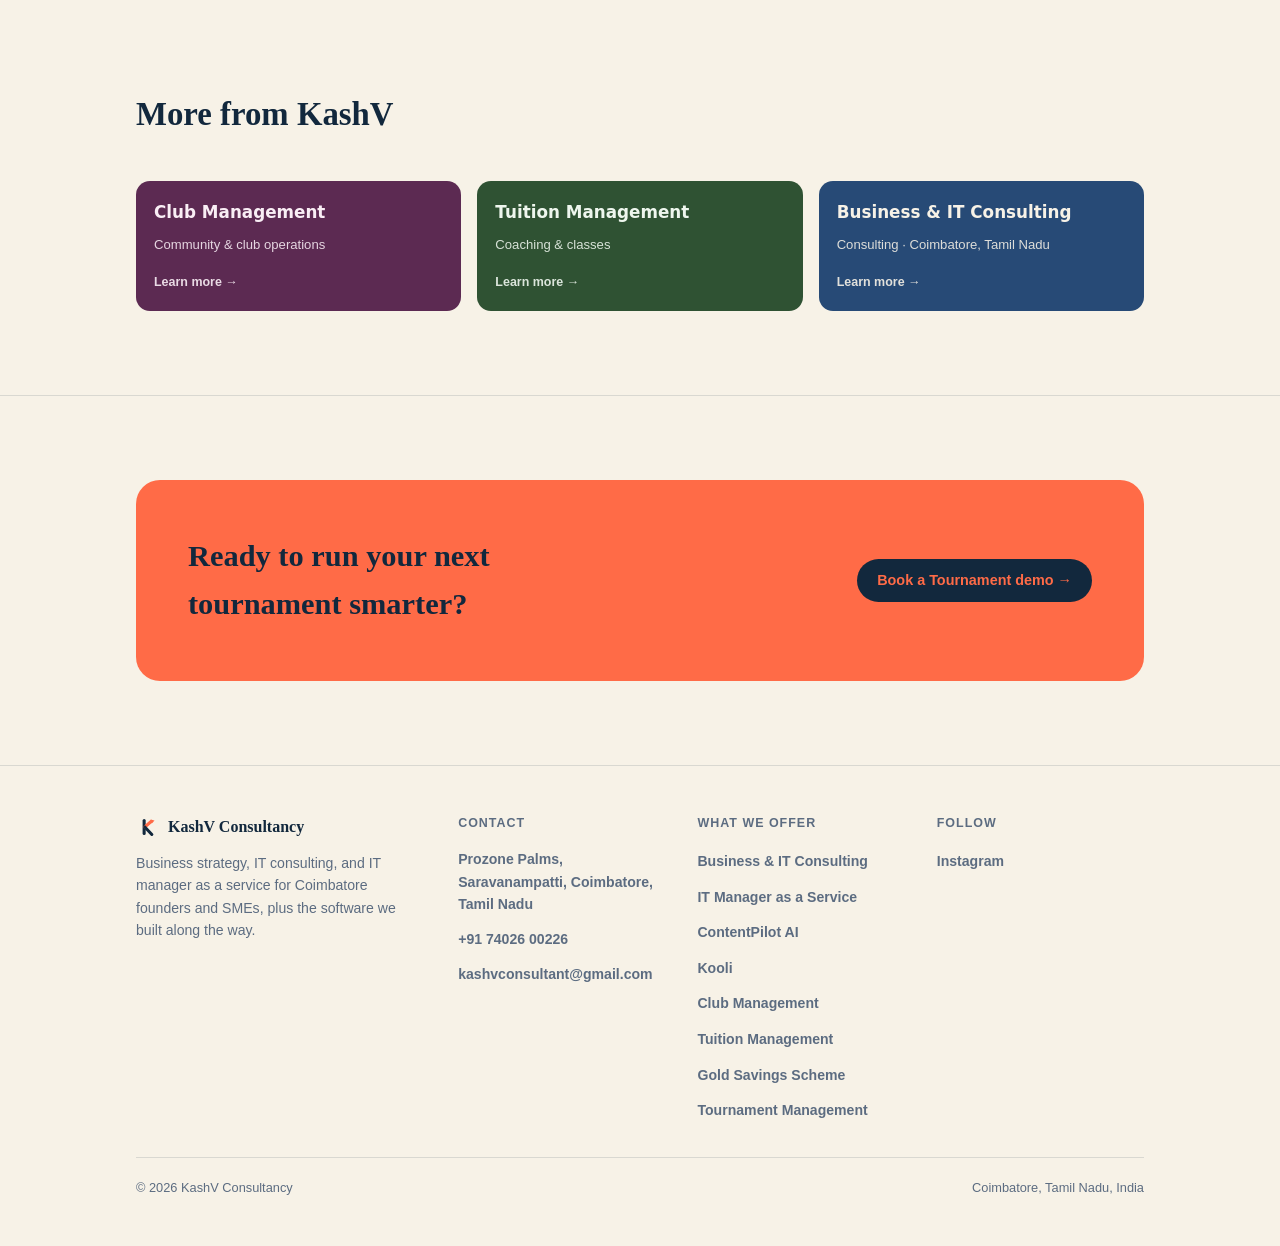
<file: tournament-management/index.html>
<!DOCTYPE html>
<html lang="en">
<head>
<meta charset="UTF-8">
<meta name="viewport" content="width=device-width, initial-scale=1">
<title>Badminton &amp; Pickleball Tournament Management Software | KashV</title>
<meta name="description" content="Run badminton and pickleball tournaments from your phone: UPI registration and payments, fair draws, live scoring on every court, &quot;You're up!&quot; alerts and winner posters. By KashV, Coimbatore.">
<meta name="robots" content="index, follow">
<link rel="canonical" href="https://kashvconsultancy.com/tournament-management/">
<meta name="theme-color" content="#12283d">
<link rel="icon" type="image/svg+xml" href="data:image/svg+xml,%3Csvg xmlns='http://www.w3.org/2000/svg' viewBox='0 0 100 100'%3E%3Crect width='100' height='100' rx='20' fill='%2312283d'/%3E%3Crect x='30' y='14' width='14' height='72' rx='7' fill='%23f7f2e7'/%3E%3Cpath d='M40 50 L70 24' stroke='%23ff6b47' stroke-width='14' stroke-linecap='round' fill='none'/%3E%3Cpolygon points='66,16 84,20 72,34' fill='%23ff6b47'/%3E%3Cpath d='M40 50 L72 84' stroke='%23f7f2e7' stroke-width='14' stroke-linecap='round' fill='none'/%3E%3C/svg%3E">

<meta property="og:type" content="website">
<meta property="og:url" content="https://kashvconsultancy.com/tournament-management/">
<meta property="og:site_name" content="KashV Consultancy">
<meta property="og:title" content="Badminton &amp; Pickleball Tournament Management Software | KashV">
<meta property="og:description" content="Run badminton and pickleball tournaments from your phone: UPI registration and payments, fair draws, live scoring on every court, &quot;You're up!&quot; alerts and winner posters. By KashV, Coimbatore.">
<meta property="og:image" content="https://kashvconsultancy.com/og-image.png">
<meta property="og:locale" content="en_IN">

<meta name="twitter:card" content="summary_large_image">
<meta name="twitter:title" content="Badminton &amp; Pickleball Tournament Management Software | KashV">
<meta name="twitter:description" content="Run badminton and pickleball tournaments from your phone: UPI registration and payments, fair draws, live scoring on every court, &quot;You're up!&quot; alerts and winner posters. By KashV, Coimbatore.">
<meta name="twitter:image" content="https://kashvconsultancy.com/og-image.png">

<script type="application/ld+json">
{
  "@context": "https://schema.org",
  "@graph": [
    {
      "@type": "SoftwareApplication",
      "name": "Tournament Management",
      "description": "Run badminton and pickleball tournaments from your phone: UPI registration and payments, fair draws, live scoring on every court, \"You're up!\" alerts and winner posters. By KashV, Coimbatore.",
      "url": "https://kashvconsultancy.com/tournament-management/",
      "applicationCategory": "BusinessApplication",
      "operatingSystem": "Web",
      "publisher": {
        "@type": "Organization",
        "name": "KashV Consultancy",
        "url": "https://kashvconsultancy.com/"
      }
    },
    {
      "@type": "BreadcrumbList",
      "itemListElement": [
        {
          "@type": "ListItem",
          "position": 1,
          "name": "Home",
          "item": "https://kashvconsultancy.com/"
        },
        {
          "@type": "ListItem",
          "position": 2,
          "name": "Tournament Management",
          "item": "https://kashvconsultancy.com/tournament-management/"
        }
      ]
    }
  ]
}
</script>

<link rel="stylesheet" href="/offering.css">
<link rel="stylesheet" href="/chatbot.css">
<script src="/chatbot.js" defer></script>
</head>
<body data-offering="tournament-management">
<!-- The visible page is built by /offering.js from content.json (offerings.tournament-management).
     The h1 and intro below are a no-JavaScript fallback for crawlers and readers. -->
<main id="app">
  <section class="hero">
    <div class="wrap">
      <p class="eyebrow">Badminton &amp; Pickleball · Tournament organisers</p>
      <h1>Tournament management software for badminton and pickleball: run the whole event from your phone.</h1>
      <p class="lede">From registration to winners. Players register and pay by UPI from one shareable link, you make a fair draw in seconds, referees score on their phones, and every team gets a "You're up!" alert when it's their turn. Better fixtures, faster scores, happier players.</p>
      <p><a href="/">KashV Consultancy</a> &middot; Prozone Palms, Saravanampatti, Coimbatore &middot; <a href="tel:+917402600226">+91 74026 00226</a></p>
    </div>
  </section>
</main>
<script src="/offering.js" defer></script>
</body>
</html>
</file>
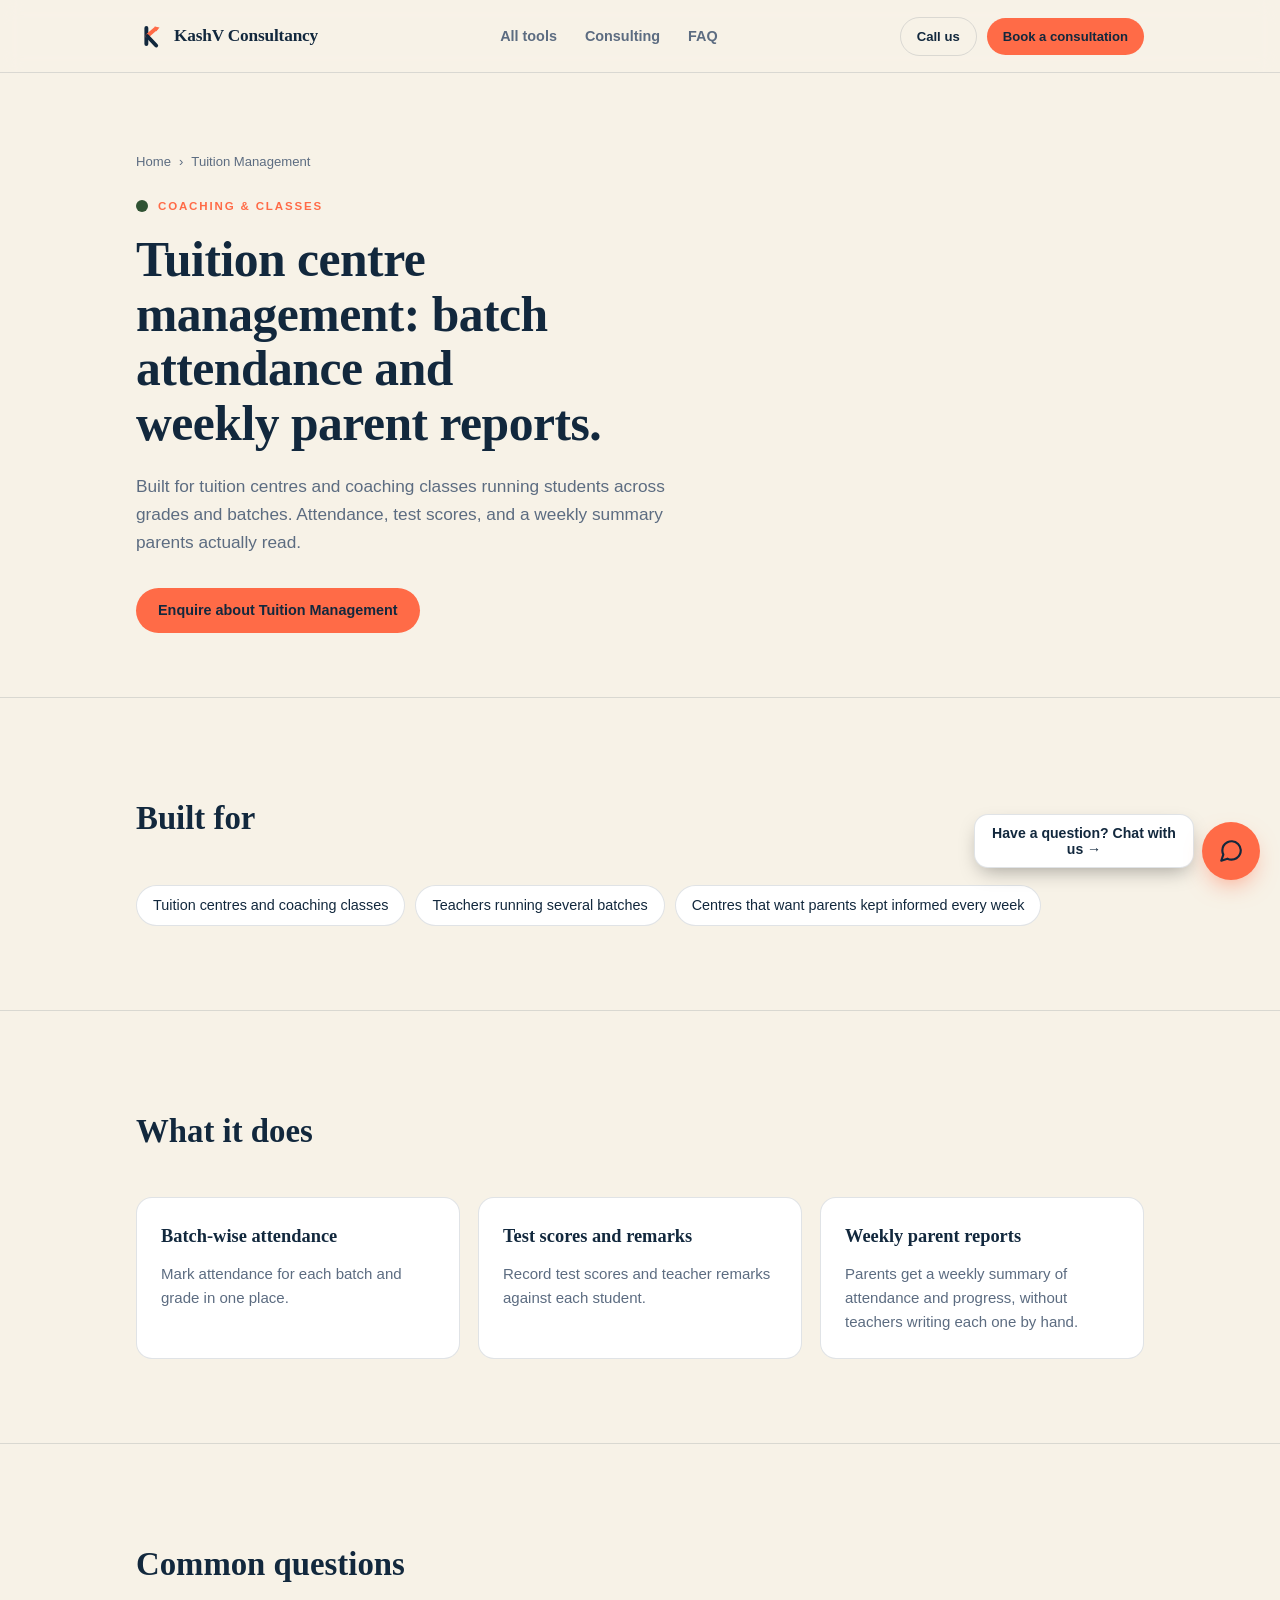
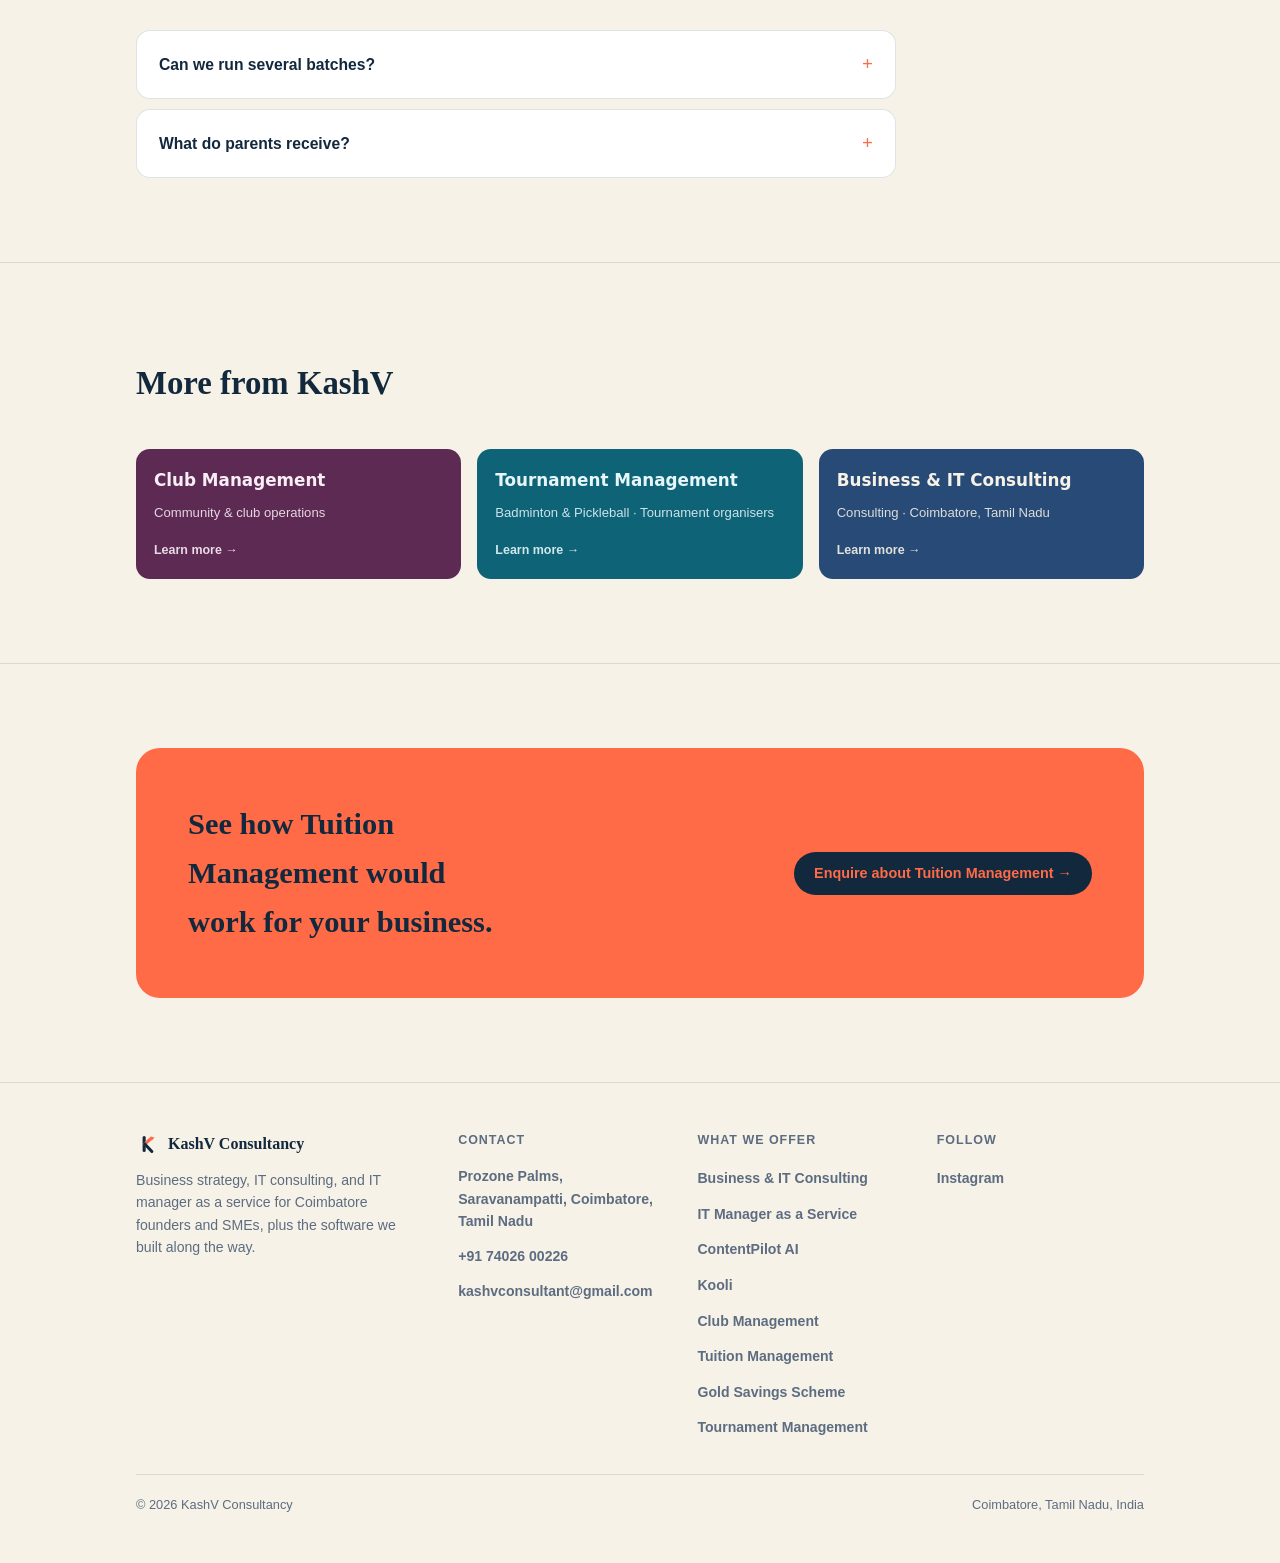
<file: tuition-management/index.html>
<!DOCTYPE html>
<html lang="en">
<head>
<meta charset="UTF-8">
<meta name="viewport" content="width=device-width, initial-scale=1">
<title>Tuition Centre Management: Attendance &amp; Parent Reports | KashV</title>
<meta name="description" content="Batch-wise attendance, test scores and weekly parent reports for tuition centres and coaching classes. Built by KashV Consultancy, Coimbatore.">
<meta name="robots" content="index, follow">
<link rel="canonical" href="https://kashvconsultancy.com/tuition-management/">
<meta name="theme-color" content="#12283d">
<link rel="icon" type="image/svg+xml" href="data:image/svg+xml,%3Csvg xmlns='http://www.w3.org/2000/svg' viewBox='0 0 100 100'%3E%3Crect width='100' height='100' rx='20' fill='%2312283d'/%3E%3Crect x='30' y='14' width='14' height='72' rx='7' fill='%23f7f2e7'/%3E%3Cpath d='M40 50 L70 24' stroke='%23ff6b47' stroke-width='14' stroke-linecap='round' fill='none'/%3E%3Cpolygon points='66,16 84,20 72,34' fill='%23ff6b47'/%3E%3Cpath d='M40 50 L72 84' stroke='%23f7f2e7' stroke-width='14' stroke-linecap='round' fill='none'/%3E%3C/svg%3E">

<meta property="og:type" content="website">
<meta property="og:url" content="https://kashvconsultancy.com/tuition-management/">
<meta property="og:site_name" content="KashV Consultancy">
<meta property="og:title" content="Tuition Centre Management: Attendance &amp; Parent Reports | KashV">
<meta property="og:description" content="Batch-wise attendance, test scores and weekly parent reports for tuition centres and coaching classes. Built by KashV Consultancy, Coimbatore.">
<meta property="og:image" content="https://kashvconsultancy.com/og-image.png">
<meta property="og:locale" content="en_IN">

<meta name="twitter:card" content="summary_large_image">
<meta name="twitter:title" content="Tuition Centre Management: Attendance &amp; Parent Reports | KashV">
<meta name="twitter:description" content="Batch-wise attendance, test scores and weekly parent reports for tuition centres and coaching classes. Built by KashV Consultancy, Coimbatore.">
<meta name="twitter:image" content="https://kashvconsultancy.com/og-image.png">

<script type="application/ld+json">
{
  "@context": "https://schema.org",
  "@graph": [
    {
      "@type": "SoftwareApplication",
      "name": "Tuition Management",
      "description": "Batch-wise attendance, test scores and weekly parent reports for tuition centres and coaching classes. Built by KashV Consultancy, Coimbatore.",
      "url": "https://kashvconsultancy.com/tuition-management/",
      "applicationCategory": "BusinessApplication",
      "operatingSystem": "Web",
      "publisher": {
        "@type": "Organization",
        "name": "KashV Consultancy",
        "url": "https://kashvconsultancy.com/"
      }
    },
    {
      "@type": "BreadcrumbList",
      "itemListElement": [
        {
          "@type": "ListItem",
          "position": 1,
          "name": "Home",
          "item": "https://kashvconsultancy.com/"
        },
        {
          "@type": "ListItem",
          "position": 2,
          "name": "Tuition Management",
          "item": "https://kashvconsultancy.com/tuition-management/"
        }
      ]
    }
  ]
}
</script>

<link rel="stylesheet" href="/offering.css">
<link rel="stylesheet" href="/chatbot.css">
<script src="/chatbot.js" defer></script>
</head>
<body data-offering="tuition-management">
<!-- The visible page is built by /offering.js from content.json (offerings.tuition-management).
     The h1 and intro below are a no-JavaScript fallback for crawlers and readers. -->
<main id="app">
  <section class="hero">
    <div class="wrap">
      <p class="eyebrow">Coaching &amp; classes</p>
      <h1>Tuition centre management: batch attendance and weekly parent reports.</h1>
      <p class="lede">Built for tuition centres and coaching classes running students across grades and batches. Attendance, test scores, and a weekly summary parents actually read.</p>
      <p><a href="/">KashV Consultancy</a> &middot; Prozone Palms, Saravanampatti, Coimbatore &middot; <a href="tel:+917402600226">+91 74026 00226</a></p>
    </div>
  </section>
</main>
<script src="/offering.js" defer></script>
</body>
</html>
</file>
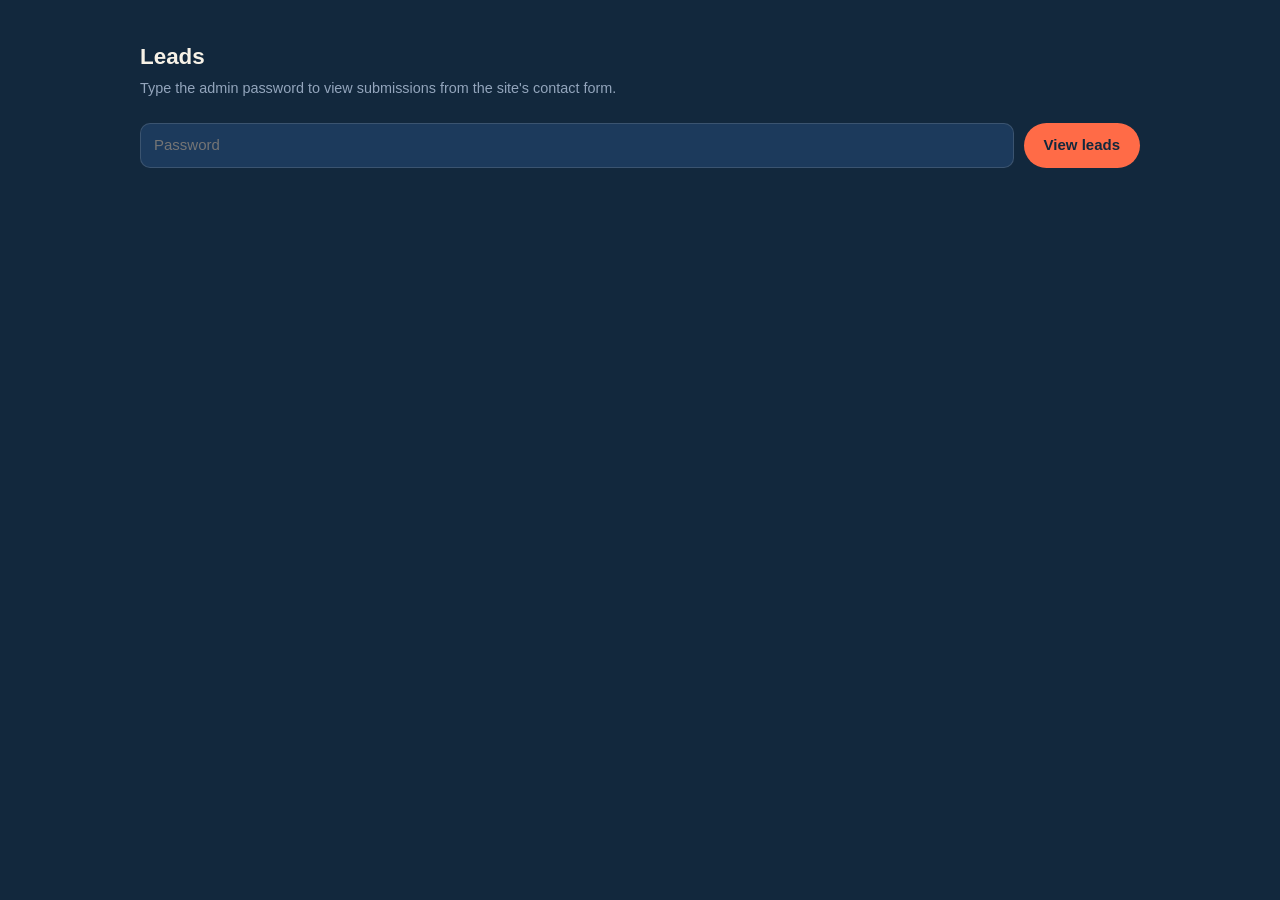
<file: admin.html>
<!DOCTYPE html>
<html lang="en">
<head>
<meta charset="UTF-8">
<meta name="viewport" content="width=device-width, initial-scale=1">
<title>Leads — KashV Consultancy</title>
<meta name="robots" content="noindex, nofollow">
<style>
  :root {
    --bg: #12283d; --bg-elevated: #1c3a5c; --ink: #f7f2e7; --ink-muted: #93a5bc;
    --rule: rgba(247, 242, 231, 0.14); --accent: #ff6b47; --accent-ink: #12283d;
  }
  * { box-sizing: border-box; }
  body {
    margin: 0; background: var(--bg); color: var(--ink);
    font-family: -apple-system, "Segoe UI", Roboto, "Helvetica Neue", Arial, sans-serif;
    font-size: 15px; line-height: 1.5;
  }
  .wrap { max-width: 1040px; margin: 0 auto; padding: 40px 20px 80px; }
  h1 { font-size: 1.4rem; margin: 0 0 4px; }
  p.hint { color: var(--ink-muted); margin: 0 0 24px; font-size: 0.9rem; }
  .gate { display: flex; gap: 10px; flex-wrap: wrap; margin-bottom: 28px; }
  input[type="password"] {
    flex: 1; min-width: 220px; font: inherit; color: var(--ink); background: var(--bg-elevated);
    border: 1px solid var(--rule); border-radius: 10px; padding: 10px 13px;
  }
  button {
    font: inherit; font-weight: 700; cursor: pointer; border: none; border-radius: 999px;
    background: var(--accent); color: var(--accent-ink); padding: 10px 20px;
  }
  button:disabled { opacity: 0.6; cursor: default; }
  .status { font-size: 0.88rem; margin: 0 0 20px; min-height: 1.2em; }
  .status[data-state="error"] { color: #ff8a75; }
  .status[data-state="ok"] { color: var(--ink-muted); }
  table { width: 100%; border-collapse: collapse; font-size: 0.9rem; }
  th, td { text-align: left; padding: 10px 12px; border-bottom: 1px solid var(--rule); white-space: nowrap; }
  .del-btn { background: transparent; color: var(--ink-muted); border: 1px solid var(--rule); border-radius: 8px; padding: 5px 10px; font-size: 0.8rem; font-weight: 600; }
  .del-btn:hover { color: #ff8a75; border-color: #ff8a75; }
  th { color: var(--ink-muted); font-size: 0.76rem; text-transform: uppercase; letter-spacing: 0.05em; }
  tbody tr:hover { background: var(--bg-elevated); }
  .empty { color: var(--ink-muted); }
  @media (max-width: 700px) {
    table, thead, tbody, th, td, tr { display: block; }
    thead { display: none; }
    tr { border-bottom: 1px solid var(--rule); padding: 10px 0; }
    td { border: none; padding: 2px 0; white-space: normal; }
    td::before { content: attr(data-label); display: inline-block; width: 90px; color: var(--ink-muted); font-size: 0.78rem; }
  }
</style>
</head>
<body>
<div class="wrap">
  <h1>Leads</h1>
  <p class="hint">Type the admin password to view submissions from the site's contact form.</p>

  <form class="gate" id="gate-form">
    <input type="password" id="password" placeholder="Password" autocomplete="current-password">
    <button type="submit" id="gate-submit">View leads</button>
  </form>

  <p class="status" id="status"></p>

  <table id="leads-table" hidden>
    <thead>
      <tr><th>Received</th><th>Name</th><th>Company</th><th>Phone</th><th>Service</th><th>Source</th><th></th></tr>
    </thead>
    <tbody id="leads-body"></tbody>
  </table>
</div>

<script>
(function () {
  var API_BASE = "https://kashv-links.vercel.app/api/leads";
  var SERVICE_LABELS = {
    consulting: "IT & Business Consulting",
    club: "Club Management",
    tuition: "Tuition Management",
    contentpilot: "ContentPilot AI",
    kooli: "Kooli — Construction Management App",
    gold: "Gold Savings Scheme",
    tournament: "Tournament Management",
    itmaas: "IT Manager as a Service"
  };

  var form = document.getElementById("gate-form");
  var passwordInput = document.getElementById("password");
  var submitBtn = document.getElementById("gate-submit");
  var status = document.getElementById("status");
  var table = document.getElementById("leads-table");
  var tbody = document.getElementById("leads-body");

  function formatDate(iso) {
    try {
      return new Date(iso).toLocaleString();
    } catch (e) {
      return iso;
    }
  }

  function deleteLead(id, pw) {
    return fetch(API_BASE + "?id=" + encodeURIComponent(id), {
      method: "DELETE",
      headers: { Authorization: "Bearer " + pw }
    }).then(function (res) {
      if (!res.ok) throw new Error("delete-failed");
    });
  }

  function render(leads, pw) {
    tbody.innerHTML = "";
    if (!leads.length) {
      table.hidden = true;
      status.textContent = "No leads yet.";
      status.setAttribute("data-state", "ok");
      return;
    }
    leads.forEach(function (lead) {
      var tr = document.createElement("tr");
      var cells = [
        ["Received", formatDate(lead.createdAt)],
        ["Name", lead.name || ""],
        ["Company", lead.company || "—"],
        ["Phone", lead.phone || ""],
        ["Service", SERVICE_LABELS[lead.service] || lead.service || ""],
        ["Source", lead.source === "chatbot" ? "Chatbot" : "Form"]
      ];
      cells.forEach(function (pair) {
        var td = document.createElement("td");
        td.setAttribute("data-label", pair[0]);
        td.textContent = pair[1];
        tr.appendChild(td);
      });
      var actionTd = document.createElement("td");
      var delBtn = document.createElement("button");
      delBtn.type = "button";
      delBtn.className = "del-btn";
      delBtn.textContent = "Delete";
      delBtn.addEventListener("click", function () {
        if (!confirm("Delete this lead?")) return;
        delBtn.disabled = true;
        deleteLead(lead.id, pw)
          .then(function () { tr.remove(); })
          .catch(function () {
            delBtn.disabled = false;
            alert("Couldn't delete. Try again.");
          });
      });
      actionTd.appendChild(delBtn);
      tr.appendChild(actionTd);
      tbody.appendChild(tr);
    });
    table.hidden = false;
    status.textContent = leads.length + " lead(s).";
    status.setAttribute("data-state", "ok");
  }

  form.addEventListener("submit", function (e) {
    e.preventDefault();
    var pw = passwordInput.value;
    if (!pw) return;

    submitBtn.disabled = true;
    status.textContent = "Loading…";
    status.removeAttribute("data-state");
    table.hidden = true;

    fetch(API_BASE, { headers: { Authorization: "Bearer " + pw } })
      .then(function (res) {
        if (res.status === 401) throw new Error("wrong-password");
        if (!res.ok) throw new Error("request-failed");
        return res.json();
      })
      .then(function (data) {
        render(data.leads || [], pw);
      })
      .catch(function (err) {
        status.setAttribute("data-state", "error");
        status.textContent = err.message === "wrong-password"
          ? "Wrong password."
          : "Couldn't load leads. Try again.";
      })
      .finally(function () {
        submitBtn.disabled = false;
      });
  });
})();
</script>
</body>
</html>
</file>
<file: chatbot.css>
/* Floating chat widget, shared by every page. Uses the same brand tokens
   already defined in index.html / offering.css (--bg, --ink, --accent, ...). */
.chat-launcher {
  position: fixed;
  right: 20px;
  bottom: 20px;
  z-index: 60;
  width: 58px;
  height: 58px;
  border-radius: 50%;
  background: var(--accent);
  color: var(--accent-ink);
  border: none;
  cursor: pointer;
  display: flex;
  align-items: center;
  justify-content: center;
  box-shadow: 0 10px 24px -8px color-mix(in srgb, var(--accent) 65%, transparent);
  transition: transform 0.15s ease;
}
.chat-launcher:hover { transform: translateY(-2px); }
.chat-launcher svg { width: 26px; height: 26px; }
.chat-launcher[hidden] { display: none; }

.chat-nudge {
  position: fixed;
  right: 86px;
  bottom: 32px;
  z-index: 59;
  max-width: 220px;
  background: var(--bg-elevated);
  color: var(--ink);
  border: 1px solid var(--rule);
  border-radius: 14px;
  padding: 10px 14px;
  font-size: 0.88rem;
  font-weight: 600;
  box-shadow: 0 8px 20px -6px rgba(0, 0, 0, 0.35);
  cursor: pointer;
}
.chat-nudge[hidden] { display: none; }

.chat-panel {
  position: fixed;
  right: 20px;
  bottom: 90px;
  z-index: 61;
  width: min(370px, calc(100vw - 32px));
  height: min(560px, calc(100vh - 120px));
  background: var(--bg);
  color: var(--ink);
  border: 1px solid var(--rule);
  border-radius: 20px;
  box-shadow: 0 20px 50px -12px rgba(0, 0, 0, 0.45);
  display: flex;
  flex-direction: column;
  overflow: hidden;
}
.chat-panel[hidden] { display: none; }

.chat-head {
  display: flex;
  align-items: center;
  justify-content: space-between;
  gap: 10px;
  padding: 14px 16px;
  border-bottom: 1px solid var(--rule);
  background: var(--bg-elevated);
  flex: none;
}
.chat-head-title { display: flex; align-items: center; gap: 10px; font-weight: 700; font-size: 0.98rem; }
.chat-head-title svg { width: 22px; height: 22px; flex: none; }
.chat-head-actions { display: flex; align-items: center; gap: 4px; }
.chat-icon-btn {
  width: 30px; height: 30px; border-radius: 50%; border: none; background: transparent;
  color: var(--ink-muted); cursor: pointer; display: flex; align-items: center; justify-content: center;
}
.chat-icon-btn:hover { background: var(--rule); color: var(--ink); }
.chat-icon-btn svg { width: 17px; height: 17px; }
.chat-icon-btn[data-muted="true"] .icon-on { display: none; }
.chat-icon-btn[data-muted="false"] .icon-off { display: none; }

.chat-messages {
  flex: 1;
  overflow-y: auto;
  padding: 16px;
  display: flex;
  flex-direction: column;
  gap: 10px;
}
.chat-row { display: flex; }
.chat-row.bot { justify-content: flex-start; }
.chat-row.user { justify-content: flex-end; }
.chat-bubble {
  max-width: 82%;
  padding: 10px 14px;
  border-radius: 16px;
  font-size: 0.92rem;
  line-height: 1.45;
}
.chat-row.bot .chat-bubble { background: var(--bg-elevated); border: 1px solid var(--rule); border-bottom-left-radius: 4px; }
.chat-row.user .chat-bubble { background: var(--accent); color: var(--accent-ink); border-bottom-right-radius: 4px; }

.chat-typing { display: inline-flex; gap: 4px; align-items: center; padding: 4px 2px; }
.chat-typing span {
  width: 6px; height: 6px; border-radius: 50%; background: var(--ink-muted);
  animation: chat-typing-bounce 1.1s infinite ease-in-out;
}
.chat-typing span:nth-child(2) { animation-delay: 0.15s; }
.chat-typing span:nth-child(3) { animation-delay: 0.3s; }
@keyframes chat-typing-bounce { 0%, 60%, 100% { opacity: 0.35; transform: translateY(0); } 30% { opacity: 1; transform: translateY(-3px); } }
@media (prefers-reduced-motion: reduce) { .chat-typing span { animation: none; opacity: 0.7; } }

.chat-quick-replies { display: flex; flex-wrap: wrap; gap: 8px; padding: 2px 16px 12px; flex: none; }
.chat-chip {
  border: 1px solid var(--rule); background: var(--bg-elevated); color: var(--ink);
  border-radius: 999px; padding: 8px 14px; font-size: 0.85rem; font-weight: 600;
  cursor: pointer; font-family: inherit;
}
.chat-chip:hover { border-color: var(--ink-muted); }

.chat-input-row { display: flex; gap: 8px; padding: 12px 16px calc(12px + env(safe-area-inset-bottom, 0px)); border-top: 1px solid var(--rule); flex: none; }
.chat-input-row[hidden] { display: none; }
.chat-input-row input {
  flex: 1; font: inherit; font-size: 0.92rem; color: var(--ink); background: var(--bg-elevated);
  border: 1px solid var(--rule); border-radius: 999px; padding: 10px 15px; min-width: 0;
}
.chat-input-row input:focus-visible { outline: 2px solid var(--accent); outline-offset: 1px; }
.chat-input-row button {
  border: none; background: var(--accent); color: var(--accent-ink); border-radius: 999px;
  padding: 0 18px; font-weight: 700; font-size: 0.88rem; cursor: pointer; flex: none;
}
.chat-input-row button:disabled { opacity: 0.6; cursor: default; }

@media (max-width: 640px) {
  .chat-launcher { bottom: 84px; }
  .chat-nudge { bottom: 96px; }
  .chat-panel { bottom: 150px; right: 16px; left: 16px; width: auto; height: min(64vh, 520px); }
}
</file>
<file: offering.css>
/* Shared styles for the per-offering pages (/consulting/, /kooli/, ...).
   Same brand tokens as index.html; kept as a file so the six pages share it. */
:root {
  --bg: #12283d;
  --bg-elevated: #1c3a5c;
  --ink: #f7f2e7;
  --ink-muted: #93a5bc;
  --rule: rgba(247, 242, 231, 0.14);
  --accent: #ff6b47;
  --accent-ink: #12283d;

  --consulting: #274a76;
  --consulting-ink: #f7f2e7;
  --contentpilot: #1a5c4c;
  --contentpilot-ink: #eef6f1;
  --kooli: #7c5622;
  --kooli-ink: #fbf1e2;
  --club: #5c2a52;
  --club-ink: #f9eef5;
  --tuition: #2f5233;
  --tuition-ink: #eef6ee;
  --gold: #8a6416;
  --gold-ink: #fdf3dc;
  --tournament: #0e6377;
  --tournament-ink: #e6f6fa;

  --font-display: ui-rounded, "SF Pro Rounded", "Segoe UI Variable Rounded", "Segoe UI", system-ui, sans-serif;
  --font-serif: Georgia, "Iowan Old Style", "Palatino Linotype", serif;
  --font-body: -apple-system, "Segoe UI", Roboto, "Helvetica Neue", Arial, sans-serif;
}

@media (prefers-color-scheme: light) {
  :root:not([data-theme="dark"]) {
    --bg: #f7f2e7;
    --bg-elevated: #ffffff;
    --ink: #12283d;
    --ink-muted: #5c6c81;
    --rule: rgba(18, 40, 61, 0.13);
  }
}
:root[data-theme="light"] { --bg: #f7f2e7; --bg-elevated: #ffffff; --ink: #12283d; --ink-muted: #5c6c81; --rule: rgba(18, 40, 61, 0.13); }
:root[data-theme="dark"] { --bg: #12283d; --bg-elevated: #1c3a5c; --ink: #f7f2e7; --ink-muted: #93a5bc; --rule: rgba(247, 242, 231, 0.14); }

* { box-sizing: border-box; }
body { margin: 0; background: var(--bg); color: var(--ink); font-family: var(--font-body); font-size: 16px; line-height: 1.6; -webkit-font-smoothing: antialiased; }
a { color: inherit; }
a:focus-visible, button:focus-visible, summary:focus-visible { outline: 2px solid var(--accent); outline-offset: 3px; }

.eyebrow { display: inline-block; font-size: 0.72rem; font-weight: 700; letter-spacing: 0.16em; text-transform: uppercase; color: var(--accent); }
h1, h2, h3 { font-family: var(--font-serif); font-weight: 700; text-wrap: balance; margin: 0; }
.product-voice { font-family: var(--font-display); font-weight: 800; }
.wrap { max-width: 1120px; margin: 0 auto; padding: 0 clamp(20px, 5vw, 56px); }

/* nav */
.site-nav { position: sticky; top: 0; z-index: 20; background: color-mix(in srgb, var(--bg) 88%, transparent); backdrop-filter: blur(10px); border-bottom: 1px solid var(--rule); }
.site-nav .wrap { display: flex; align-items: center; justify-content: space-between; gap: 24px; height: 72px; }
.brand { display: flex; align-items: center; gap: 10px; text-decoration: none; }
.brand svg { width: 28px; height: 28px; flex: none; }
.brand-word { font-family: var(--font-serif); font-weight: 700; font-size: 1.08rem; letter-spacing: -0.01em; white-space: nowrap; }
.nav-links { display: flex; align-items: center; gap: clamp(16px, 3vw, 28px); list-style: none; margin: 0; padding: 0; }
.nav-links a { text-decoration: none; font-size: 0.9rem; font-weight: 600; color: var(--ink-muted); transition: color 0.15s ease; }
.nav-links a:hover { color: var(--ink); }
.nav-ctas { display: flex; align-items: center; gap: 10px; }

.btn { display: inline-flex; align-items: center; gap: 8px; border-radius: 999px; font-family: var(--font-body); font-weight: 700; font-size: 0.9rem; text-decoration: none; cursor: pointer; border: none; white-space: nowrap; transition: transform 0.15s ease, box-shadow 0.15s ease; }
.btn:hover { transform: translateY(-1px); }
.btn-primary { background: var(--accent); color: var(--accent-ink); padding: 11px 22px; }
.btn-primary:hover { box-shadow: 0 10px 24px -10px color-mix(in srgb, var(--accent) 70%, transparent); }
.btn-ghost { background: transparent; color: var(--ink); border: 1px solid var(--rule); padding: 10px 20px; }
.btn-ghost:hover { border-color: var(--ink-muted); }
.btn-sm { padding: 8px 16px; font-size: 0.82rem; }

/* breadcrumb */
.crumbs { padding-top: 22px; font-size: 0.82rem; color: var(--ink-muted); }
.crumbs ol { list-style: none; margin: 0; padding: 0; display: flex; flex-wrap: wrap; gap: 8px; }
.crumbs li + li::before { content: "›"; margin-right: 8px; }
.crumbs a { text-decoration: none; }
.crumbs a:hover { color: var(--ink); }

/* hero */
.hero { position: relative; padding: clamp(28px, 5vw, 56px) 0 clamp(36px, 6vw, 64px); }
.hero-badge { display: inline-flex; align-items: center; gap: 10px; margin-bottom: 18px; }
.tone-dot { width: 12px; height: 12px; border-radius: 50%; background: var(--tone, var(--accent)); flex: none; }
.hero h1 { font-size: clamp(2rem, 4.2vw, 3.1rem); line-height: 1.1; letter-spacing: -0.01em; max-width: 22ch; }
.hero p.lede { margin: 22px 0 0; max-width: 60ch; font-size: 1.08rem; color: var(--ink-muted); }
.hero-actions { display: flex; flex-wrap: wrap; align-items: center; gap: 14px; margin-top: 32px; }

/* sections */
.section-block { padding: clamp(48px, 7vw, 84px) 0; border-top: 1px solid var(--rule); }
.section-head { max-width: 640px; margin-bottom: clamp(28px, 4vw, 40px); }
.section-head h2 { font-size: clamp(1.5rem, 3vw, 2.05rem); margin-top: 10px; }

.chips { list-style: none; margin: 0; padding: 0; display: flex; flex-wrap: wrap; gap: 10px; }
.chips li { border: 1px solid var(--rule); background: var(--bg-elevated); border-radius: 999px; padding: 8px 16px; font-size: 0.9rem; }

.feature-grid { display: grid; grid-template-columns: repeat(auto-fit, minmax(260px, 1fr)); gap: 18px; }
.feature-card { border: 1px solid var(--rule); border-radius: 16px; padding: 24px; background: var(--bg-elevated); display: flex; flex-direction: column; gap: 10px; }
.feature-card h3 { font-size: 1.15rem; }
.feature-card p { margin: 0; color: var(--ink-muted); font-size: 0.94rem; }

.steps { list-style: none; margin: 0; padding: 0; display: grid; gap: 14px; max-width: 760px; counter-reset: step; }
.steps li { counter-increment: step; position: relative; padding: 4px 0 4px 52px; }
.steps li::before { content: counter(step); position: absolute; left: 0; top: 2px; width: 34px; height: 34px; border-radius: 50%; background: var(--accent); color: var(--accent-ink); font-weight: 800; display: flex; align-items: center; justify-content: center; }
.steps h3 { font-family: var(--font-body); font-size: 1rem; }
.steps p { margin: 4px 0 0; color: var(--ink-muted); font-size: 0.94rem; max-width: 60ch; }

.faq-list { display: flex; flex-direction: column; gap: 10px; max-width: 760px; }
.faq-item { border: 1px solid var(--rule); border-radius: 14px; background: var(--bg-elevated); overflow: hidden; }
.faq-item summary { cursor: pointer; list-style: none; padding: 18px 22px; font-weight: 700; display: flex; align-items: center; justify-content: space-between; gap: 16px; font-size: 0.98rem; }
.faq-item summary::-webkit-details-marker { display: none; }
.faq-item summary .plus { color: var(--accent); font-family: var(--font-serif); font-size: 1.2rem; flex: none; }
.faq-item[open] summary .plus { transform: rotate(45deg); }
.faq-item p { margin: 0; padding: 0 22px 20px; color: var(--ink-muted); font-size: 0.92rem; max-width: 62ch; }

/* app screenshots (optional per offering) */
.screens { padding: 0 0 clamp(40px, 6vw, 72px); }
.screens-row { display: grid; grid-template-columns: repeat(4, 1fr); gap: 16px; }
.screen { margin: 0; display: flex; flex-direction: column; gap: 10px; }
.screen img { width: 100%; height: auto; display: block; border-radius: 18px; border: 1px solid var(--rule); background: #0b0b0b; box-shadow: 0 18px 40px -26px rgba(0, 0, 0, 0.7); }
.screen figcaption { font-size: 0.82rem; font-weight: 700; color: var(--ink-muted); text-align: center; }
@media (max-width: 860px) {
  .screens-row { display: flex; overflow-x: auto; scroll-snap-type: x mandatory; gap: 14px; padding-bottom: 8px; margin: 0 calc(-1 * clamp(20px, 5vw, 56px)); padding-left: clamp(20px, 5vw, 56px); padding-right: clamp(20px, 5vw, 56px); }
  .screen { flex: 0 0 min(72vw, 280px); scroll-snap-align: start; }
}

/* founder story (optional per offering) */
.story-body { max-width: 680px; border-left: 3px solid var(--accent); padding-left: clamp(18px, 3vw, 28px); }
.story-body p { margin: 0 0 16px; font-family: var(--font-serif); font-size: 1.12rem; line-height: 1.6; }
.story-body p.story-sign { margin: 6px 0 0; font-family: var(--font-body); font-size: 0.86rem; font-weight: 700; color: var(--ink-muted); letter-spacing: 0.02em; }

.chips.sports li strong { font-weight: 800; }

/* scope: what we do / don't / never without approval */
.section-intro { margin: 10px 0 0; color: var(--ink-muted); max-width: 56ch; }
.scope-grid { display: grid; grid-template-columns: repeat(auto-fit, minmax(260px, 1fr)); gap: 18px; }
.scope-col { border: 1px solid var(--rule); border-radius: 16px; padding: 24px; background: var(--bg-elevated); }
.scope-col h3 { font-size: 1.12rem; margin-bottom: 14px; }
.scope-col ul { list-style: none; margin: 0; padding: 0; display: flex; flex-direction: column; gap: 10px; }
.scope-col li { display: flex; gap: 10px; font-size: 0.92rem; color: var(--ink-muted); }
.scope-col li::before { flex: none; font-weight: 800; }
.scope-col[data-kind="yes"] li::before { content: "✓"; color: var(--accent); }
.scope-col[data-kind="no"] li::before { content: "✕"; color: var(--ink-muted); }
.scope-col[data-kind="ask"] { border-color: var(--accent); }
.scope-col[data-kind="ask"] li::before { content: "!"; color: var(--accent); }
.feature-card .card-link { margin-top: auto; font-weight: 700; font-size: 0.9rem; color: var(--accent); text-decoration: none; }
.feature-card .card-link:hover { text-decoration: underline; }

/* related */
.related-grid { display: grid; grid-template-columns: repeat(auto-fit, minmax(220px, 1fr)); gap: 16px; }
.related-card { border-radius: 14px; padding: 18px; display: flex; flex-direction: column; gap: 8px; text-decoration: none; min-height: 130px; }
.related-card[data-tone="consulting"] { background: var(--consulting); color: var(--consulting-ink); }
.related-card[data-tone="contentpilot"] { background: var(--contentpilot); color: var(--contentpilot-ink); }
.related-card[data-tone="kooli"] { background: var(--kooli); color: var(--kooli-ink); }
.related-card[data-tone="club"] { background: var(--club); color: var(--club-ink); }
.related-card[data-tone="tuition"] { background: var(--tuition); color: var(--tuition-ink); }
.related-card[data-tone="gold"] { background: var(--gold); color: var(--gold-ink); }
.related-card[data-tone="tournament"] { background: var(--tournament); color: var(--tournament-ink); }
.related-card .product-voice { font-size: 1.05rem; }
.related-card p { margin: 0; font-size: 0.82rem; opacity: 0.88; }
.related-card .go { margin-top: auto; font-size: 0.78rem; font-weight: 700; opacity: 0.9; }

/* final cta */
.final-cta-inner { padding: clamp(32px, 6vw, 52px); border-radius: 24px; background: var(--accent); display: flex; align-items: center; justify-content: space-between; gap: 24px; flex-wrap: wrap; }
.final-cta-inner h2 { color: var(--accent-ink); font-size: clamp(1.4rem, 3vw, 1.9rem); max-width: 22ch; }
.final-cta-inner .btn-ghost { background: var(--accent-ink); color: var(--accent); border: none; }

/* footer */
footer.site-footer { border-top: 1px solid var(--rule); padding: 48px 0 calc(48px + env(safe-area-inset-bottom, 0px)); }
.footer-grid { display: grid; grid-template-columns: 1.4fr 1fr 1fr 1fr; gap: 32px; }
.footer-brand { display: flex; align-items: center; gap: 10px; margin-bottom: 12px; }
.footer-brand svg { width: 22px; height: 22px; }
.footer-brand span { font-family: var(--font-serif); font-weight: 700; font-size: 1rem; }
.footer-col h4 { font-family: var(--font-body); font-size: 0.78rem; font-weight: 700; letter-spacing: 0.08em; text-transform: uppercase; color: var(--ink-muted); margin: 0 0 14px; }
.footer-col ul { list-style: none; margin: 0; padding: 0; display: flex; flex-direction: column; gap: 10px; }
.footer-col a, .footer-col address { text-decoration: none; font-size: 0.88rem; color: var(--ink-muted); font-style: normal; font-weight: 600; }
.footer-col a:hover { color: var(--ink); }
.footer-note { color: var(--ink-muted); font-size: 0.88rem; max-width: 34ch; margin-top: 12px; }
.footer-meta { margin-top: 34px; padding-top: 20px; border-top: 1px solid var(--rule); display: flex; flex-wrap: wrap; justify-content: space-between; gap: 10px; font-size: 0.8rem; color: var(--ink-muted); }
@media (max-width: 860px) { .footer-grid { grid-template-columns: 1fr 1fr; } }
@media (max-width: 500px) { .footer-grid { grid-template-columns: 1fr; } }

/* mobile sticky cta */
.mobile-cta { display: none; position: fixed; left: 0; right: 0; bottom: 0; z-index: 40; padding: 10px 16px calc(10px + env(safe-area-inset-bottom, 0px)); background: color-mix(in srgb, var(--bg) 92%, transparent); backdrop-filter: blur(10px); border-top: 1px solid var(--rule); gap: 10px; }
.mobile-cta .btn { flex: 1; justify-content: center; }
@media (max-width: 640px) { .mobile-cta { display: flex; } body { padding-bottom: 64px; } .nav-ctas { display: none; } }
@media (max-width: 860px) { .nav-links { display: none; } }

/* lead form modal */
.lead-overlay { position: fixed; inset: 0; z-index: 100; background: color-mix(in srgb, #000 62%, transparent); display: flex; align-items: center; justify-content: center; padding: 20px; }
.lead-overlay[hidden] { display: none; }
.lead-modal { width: 100%; max-width: 440px; max-height: 90vh; overflow-y: auto; background: var(--bg-elevated); color: var(--ink); border-radius: 20px; border: 1px solid var(--rule); padding: clamp(24px, 5vw, 32px); position: relative; }
.lead-close { position: absolute; top: 16px; right: 16px; width: 32px; height: 32px; border-radius: 999px; border: 1px solid var(--rule); background: transparent; color: var(--ink); font-size: 1rem; cursor: pointer; display: flex; align-items: center; justify-content: center; }
.lead-close:hover { border-color: var(--ink-muted); }
.lead-modal h2 { font-size: 1.4rem; padding-right: 30px; }
.lead-modal .lede { margin: 8px 0 0; color: var(--ink-muted); font-size: 0.92rem; }
.lead-form { margin-top: 22px; display: flex; flex-direction: column; gap: 14px; }
.lead-field { display: flex; flex-direction: column; gap: 6px; }
.lead-field label { font-size: 0.82rem; font-weight: 700; color: var(--ink-muted); }
.lead-field input, .lead-field select { font: inherit; font-size: 0.96rem; color: var(--ink); background: var(--bg); border: 1px solid var(--rule); border-radius: 10px; padding: 11px 13px; }
.lead-field input:focus-visible, .lead-field select:focus-visible { outline: 2px solid var(--accent); outline-offset: 1px; }
.lead-hp { position: absolute; left: -9999px; width: 1px; height: 1px; overflow: hidden; }
.lead-submit { margin-top: 4px; width: 100%; justify-content: center; }
.lead-submit[disabled] { opacity: 0.6; cursor: default; transform: none; }
.lead-status { margin: 0; font-size: 0.88rem; min-height: 1.2em; }
.lead-status[data-state="ok"] { color: var(--accent); }
.lead-status[data-state="error"] { color: #ff8a75; }
</file>
